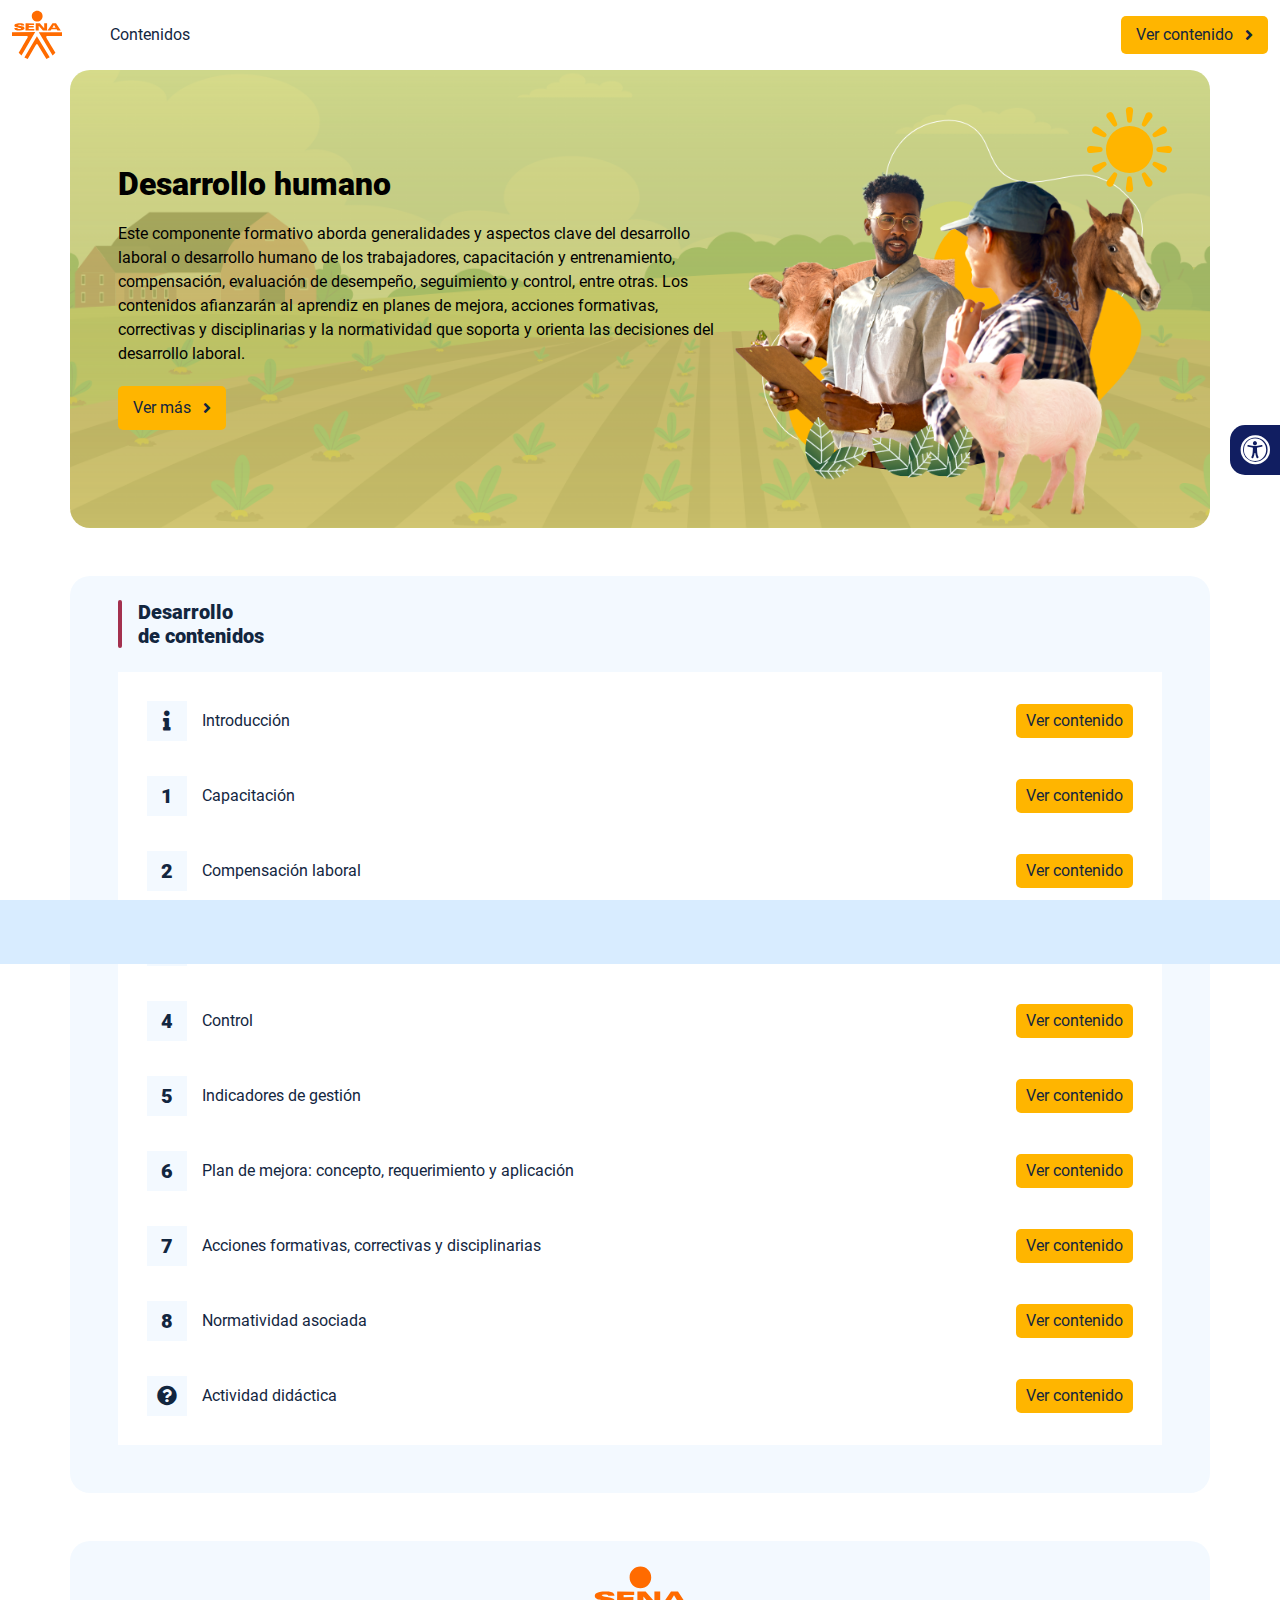
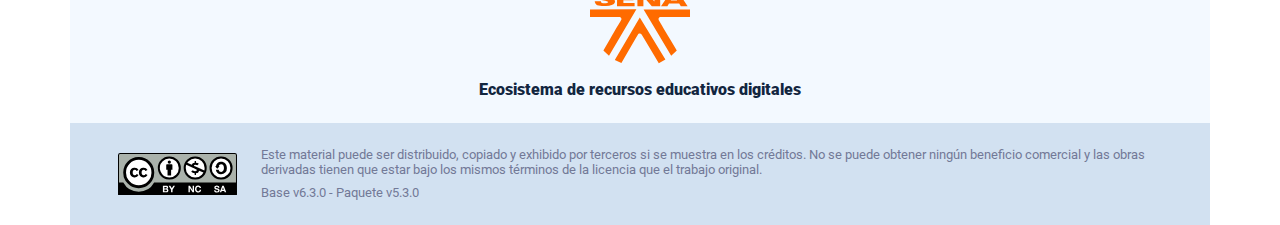
<file: index.html>
<!DOCTYPE html><html lang=""><head><meta charset="utf-8"><meta http-equiv="X-UA-Compatible" content="IE=edge"><meta name="viewport" content="width=device-width,initial-scale=1"><link rel="icon" href="favicon.ico"><title>Desarrollo humano</title><link href="css/chunk-0c047e41.3babef71.css" rel="prefetch"><link href="css/chunk-25b302c8.3babef71.css" rel="prefetch"><link href="css/chunk-26fc7596.3babef71.css" rel="prefetch"><link href="css/chunk-2d2747e2.3babef71.css" rel="prefetch"><link href="css/chunk-32334cb6.3babef71.css" rel="prefetch"><link href="css/chunk-3c57cd7b.3babef71.css" rel="prefetch"><link href="css/chunk-4f2d402a.3babef71.css" rel="prefetch"><link href="css/chunk-4fde0a08.14d1f3e8.css" rel="prefetch"><link href="css/chunk-515a8379.8bdb02cf.css" rel="prefetch"><link href="css/chunk-59974754.20285685.css" rel="prefetch"><link href="css/chunk-6e1e538a.5eb299c6.css" rel="prefetch"><link href="css/chunk-764180ef.f1616980.css" rel="prefetch"><link href="css/chunk-f2df7d2c.3babef71.css" rel="prefetch"><link href="css/comple.7d693473.css" rel="prefetch"><link href="css/creditos.6a5ad063.css" rel="prefetch"><link href="css/glosario.fa2f6510.css" rel="prefetch"><link href="css/referencias.2142cebe.css" rel="prefetch"><link href="js/actividad.a7287385.js" rel="prefetch"><link href="js/chunk-0206bfa0.6d02b24b.js" rel="prefetch"><link href="js/chunk-0c047e41.f52c03d8.js" rel="prefetch"><link href="js/chunk-13a6037e.cf70b1dc.js" rel="prefetch"><link href="js/chunk-18f95272.b17393ce.js" rel="prefetch"><link href="js/chunk-1af1effc.3dfd3de8.js" rel="prefetch"><link href="js/chunk-21197c26.20f9d882.js" rel="prefetch"><link href="js/chunk-25b302c8.65328d4a.js" rel="prefetch"><link href="js/chunk-25d36c2e.560d9200.js" rel="prefetch"><link href="js/chunk-26fc7596.5b90ec08.js" rel="prefetch"><link href="js/chunk-2c06842c.c2e00f51.js" rel="prefetch"><link href="js/chunk-2d0e96ec.3f98faf6.js" rel="prefetch"><link href="js/chunk-2d208d90.da0d4d92.js" rel="prefetch"><link href="js/chunk-2d21d0e2.917a61ae.js" rel="prefetch"><link href="js/chunk-2d22c123.36ec72e3.js" rel="prefetch"><link href="js/chunk-2d2747e2.91e78017.js" rel="prefetch"><link href="js/chunk-2e80bb9a.4c5fb933.js" rel="prefetch"><link href="js/chunk-319206de.51e34032.js" rel="prefetch"><link href="js/chunk-32334cb6.2316a42c.js" rel="prefetch"><link href="js/chunk-3c57cd7b.c515a206.js" rel="prefetch"><link href="js/chunk-3d6834f6.9286a829.js" rel="prefetch"><link href="js/chunk-4494a45d.c698490f.js" rel="prefetch"><link href="js/chunk-4cdd78c0.653c4356.js" rel="prefetch"><link href="js/chunk-4f2d402a.60c26f38.js" rel="prefetch"><link href="js/chunk-4fde0a08.831c6823.js" rel="prefetch"><link href="js/chunk-515a8379.b58dfb6d.js" rel="prefetch"><link href="js/chunk-53ccb27e.d884e0f3.js" rel="prefetch"><link href="js/chunk-55d286b8.ed62b600.js" rel="prefetch"><link href="js/chunk-59974754.b9ad7ace.js" rel="prefetch"><link href="js/chunk-625d7ab0.4270bfdc.js" rel="prefetch"><link href="js/chunk-629b8aa3.6a36d7b9.js" rel="prefetch"><link href="js/chunk-6e1e538a.8302e9c2.js" rel="prefetch"><link href="js/chunk-72648866.787c297a.js" rel="prefetch"><link href="js/chunk-764180ef.920402ca.js" rel="prefetch"><link href="js/chunk-c796899c.40cd7e83.js" rel="prefetch"><link href="js/chunk-d7638fdc.f4998038.js" rel="prefetch"><link href="js/chunk-e8a7823a.a66add96.js" rel="prefetch"><link href="js/chunk-f2df7d2c.6c04b5ec.js" rel="prefetch"><link href="js/chunk-fde47172.771740c8.js" rel="prefetch"><link href="js/comple.4e12359d.js" rel="prefetch"><link href="js/creditos.eef6e0f2.js" rel="prefetch"><link href="js/glosario.702b05ee.js" rel="prefetch"><link href="js/intro.a19d7aae.js" rel="prefetch"><link href="js/referencias.5cd54885.js" rel="prefetch"><link href="js/sintesis.afc37e43.js" rel="prefetch"><link href="css/app.092d1178.css" rel="preload" as="style"><link href="css/chunk-vendors.ffcd5e00.css" rel="preload" as="style"><link href="js/app.4c45532a.js" rel="preload" as="script"><link href="js/chunk-vendors.a4023380.js" rel="preload" as="script"><link href="css/chunk-vendors.ffcd5e00.css" rel="stylesheet"><link href="css/app.092d1178.css" rel="stylesheet"></head><body><noscript><strong>We're sorry but Desarrollo humano doesn't work properly without JavaScript enabled. Please enable it to continue.</strong></noscript><div id="app"></div><script src="js/chunk-vendors.a4023380.js"></script><script src="js/app.4c45532a.js"></script></body></html>
</file>
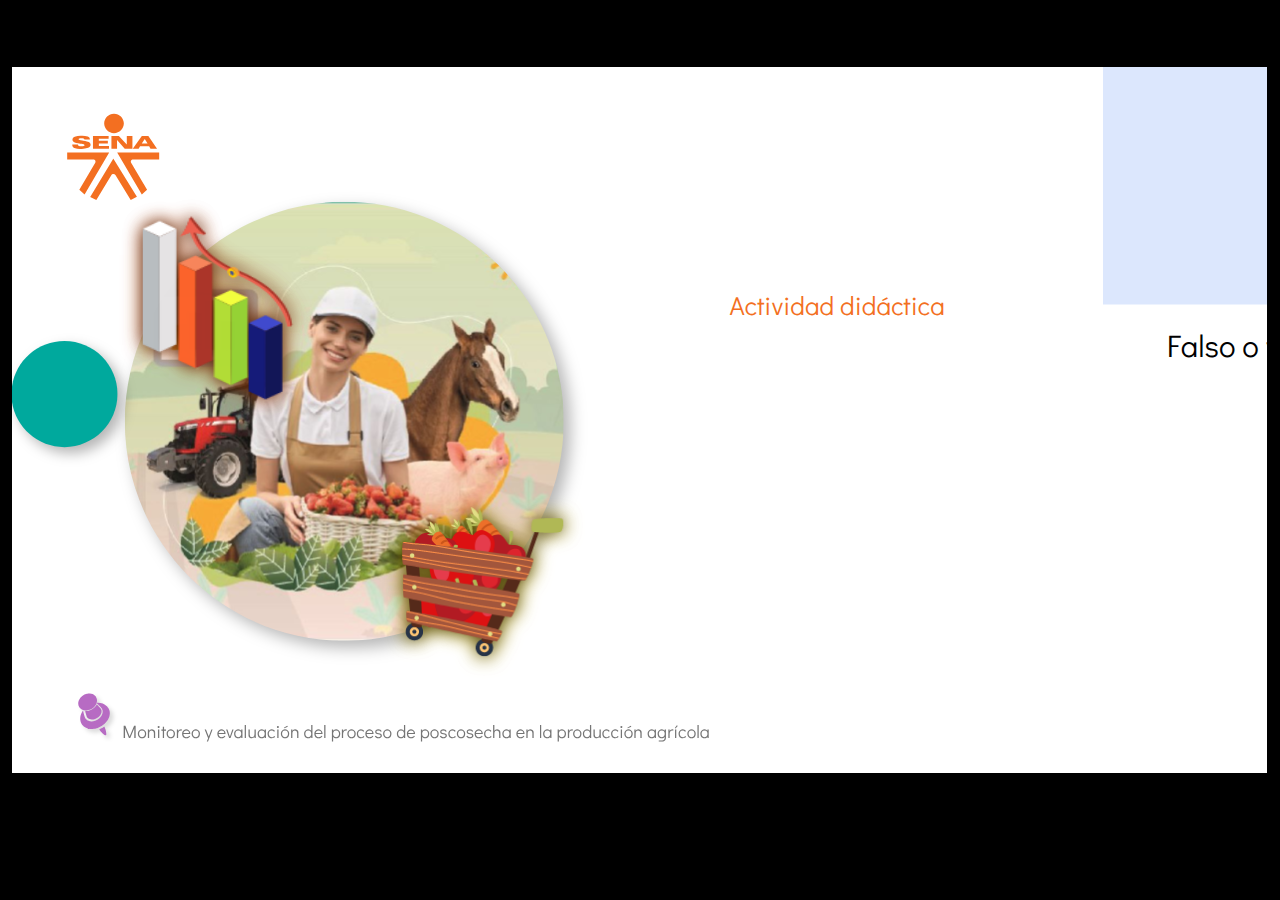
<file: actividades/story.html>
﻿<!doctype html>
<html lang="es">
<head>
  <meta charset="utf-8">
  <!-- Creado con Storyline 360 - http://www.articulate.com  -->
  <!-- version: 3.67.28569.0 -->
  <title>Actividad_did&#225;ctica</title>
  <meta http-equiv="x-ua-compatible" content="IE=edge"/>
  <meta name="viewport" content="width=device-width,initial-scale=1,user-scalable=no,shrink-to-fit=no,minimal-ui"/>
  <meta name="apple-mobile-web-app-capable" content="yes"/>
  <style>
    html, body { height: 100%; padding: 0; margin: 0 }
    #app { height: 100%; width: 100%; }
  </style>

  <script>
    window.DS = {};
    window.globals = {
      DATA_PATH_BASE: '',
      HAS_FRAME: true,
      HAS_SLIDE: true,

      lmsPresent: false,
      tinCanPresent: false,
      cmi5Present: false,
      aoSupport: false,
      scale: 'show all',
      captureRc: false,
      browserSize: 'optimal',
      bgColor: '#000000',
      features: 'AccessibleVideo,FullScreenToggle,IE11Warning,InsertSvgPicture,LayerPresentAsDialog,MultipleQuizTracking,QuestionCorrectVariable,UpdatedThemeEditor',
      themeName: 'classic',
      preloaderColor: '#FFFFFF',
      suppressAnalytics: false,
      productChannel: 'stable',
      publishSource: 'storyline',
      aid: 'aid|5304b41d-7af7-4125-b8d1-83eb222823e2',
      cid: '75400611-5625-4be1-a6bc-d9aea145e835',
      playerVersion: '3.67.28569.0',
      publishTimestamp: '2022-10-25T19:56:01.5382114Z',
      maxIosVideoElements: 10,
      connectionSettings: { },


      parseParams: function(qs) {
        if (window.globals.parsedParams != null) {
          return window.globals.parsedParams;
        }
        qs = (qs || window.location.search.substr(1)).split('+').join(' ');
        var params = {},
            tokens,
            re = /[?&]?([^=]+)=([^&]*)/g;

        while (tokens = re.exec(qs)) {
          params[decodeURIComponent(tokens[1]).trim()] =
            decodeURIComponent(tokens[2]).trim();
        }
        window.globals.parsedParams = params;
        return params;
      }

    };
  </script>
  <script>
    var isIe11 = ('ActiveXObject' in window || window.MSBlobBuilder != null)
      && window.msCrypto != null && !window.ActiveXObject;
    if (isIe11 && window.globals.features.indexOf('IE11Warning') != -1) {
      window.globals.unsupportedBrowser = true;
      document.write(atob('[base64]'));
    }
  </script>

  <script>window.THREE = { };</script>

</head>
<body style="background: #000000" class="cs-HTML theme-classic">
  <!-- 360 -->
  <script>!function(e){var i=/iPhone/i,o=/iPod/i,n=/iPad/i,t=/(?=.*\bAndroid\b)(?=.*\bMobile\b)/i,d=/Android/i,s=/(?=.*\bAndroid\b)(?=.*\bSD4930UR\b)/i,b=/(?=.*\bAndroid\b)(?=.*\b(?:KFOT|KFTT|KFJWI|KFJWA|KFSOWI|KFTHWI|KFTHWA|KFAPWI|KFAPWA|KFARWI|KFASWI|KFSAWI|KFSAWA)\b)/i,r=/IEMobile/i,h=/(?=.*\bWindows\b)(?=.*\bARM\b)/i,a=/BlackBerry/i,l=/BB10/i,p=/Opera Mini/i,f=/(CriOS|Chrome)(?=.*\bMobile\b)/i,u=/(?=.*\bFirefox\b)(?=.*\bMobile\b)/i,c=new RegExp("(?:Nexus 7|BNTV250|Kindle Fire|Silk|GT-P1000)","i"),w=function(e,i){return e.test(i)},A=function(e){var A=e||navigator.userAgent,v=A.split("[FBAN");if(void 0!==v[1]&&(A=v[0]),this.apple={phone:w(i,A),ipod:w(o,A),tablet:!w(i,A)&&w(n,A),device:w(i,A)||w(o,A)||w(n,A)},this.amazon={phone:w(s,A),tablet:!w(s,A)&&w(b,A),device:w(s,A)||w(b,A)},this.android={phone:w(s,A)||w(t,A),tablet:!w(s,A)&&!w(t,A)&&(w(b,A)||w(d,A)),device:w(s,A)||w(b,A)||w(t,A)||w(d,A)},this.windows={phone:w(r,A),tablet:w(h,A),device:w(r,A)||w(h,A)},this.other={blackberry:w(a,A),blackberry10:w(l,A),opera:w(p,A),firefox:w(u,A),chrome:w(f,A),device:w(a,A)||w(l,A)||w(p,A)||w(u,A)||w(f,A)},this.seven_inch=w(c,A),this.any=this.apple.device||this.android.device||this.windows.device||this.other.device||this.seven_inch,this.phone=this.apple.phone||this.android.phone||this.windows.phone,this.tablet=this.apple.tablet||this.android.tablet||this.windows.tablet,"undefined"==typeof window)return this},v=function(){var e=new A;return e.Class=A,e};"undefined"!=typeof module&&module.exports&&"undefined"==typeof window?module.exports=A:"undefined"!=typeof module&&module.exports&&"undefined"!=typeof window?module.exports=v():"function"==typeof define&&define.amd?define("isMobile",[],e.isMobile=v()):e.isMobile=v()}(this);
    window.isMobile.apple.tablet = window.isMobile.apple.tablet ||
      (navigator.platform === 'MacIntel' && navigator.maxTouchPoints > 1);
    window.isMobile.apple.device = window.isMobile.apple.device || window.isMobile.apple.tablet;
    window.isMobile.tablet = window.isMobile.tablet || window.isMobile.apple.tablet;
    window.isMobile.any = window.isMobile.any || window.isMobile.apple.tablet;
  </script>

  <div id="focus-sink" tabindex="-1"></div>

  <div id="preso"></div>
  <script>
    (function() {

      var classTypes = [ 'desktop', 'mobile', 'phone', 'tablet' ];

      var addDeviceClasses = function(prefix, testObj) {
        var curr, i;
        for (i = 0; i < classTypes.length; i++) {
          curr = classTypes[i];
          if (testObj[curr]) {
            document.body.classList.add(prefix + curr);
          }
        }
      };

      var params = window.globals.parseParams(),
          isDevicePreview = params.devicepreview === '1',
          isPhoneOverride = params.deviceType === 'phone' || (isDevicePreview && params.phone == '1'),
          isTabletOverride = (params.deviceType === 'tablet' || isDevicePreview) && !isPhoneOverride,
          isMobileOverride = isPhoneOverride || isTabletOverride;

      var deviceView = {
        desktop: !window.isMobile.any && !isMobileOverride,
        mobile: window.isMobile.any || isMobileOverride,
        phone: isPhoneOverride || (window.isMobile.phone && !isTabletOverride),
        tablet: isTabletOverride || window.isMobile.tablet
      };

      window.globals.deviceView = deviceView;
      window.isMobile.desktop = !window.isMobile.any;
      window.isMobile.mobile = window.isMobile.any;

      addDeviceClasses('view-', deviceView);

    })();
  </script>

  <script src='story_content/user.js' type=text/javascript></script>
  <div class="slide-loader"></div>

  <script>
    if (window.globals.deviceView.isMobile) { var doc = document, loader = doc.body.querySelector('.slide-loader'); [ 1, 2, 3 ].forEach(function(n) { var d = doc.createElement('div'); d.style.backgroundColor = window.globals.preloaderColor; d.classList.add('mobile-loader-dot'); d.classList.add('dot' + n); loader.appendChild(d); }); }
  </script>

  <div class="mobile-load-title-overlay" style="display: none">
    <div class="mobile-load-title">Actividad_did&#225;ctica-Monitoreo y evaluaci&#243;n del proceso de poscosecha en la produ</div>
  </div>

  <div class="mobile-chrome-warning"></div>


<style>
  .warn-connection-dialog {
    display: none;
    background: transparent;
    pointer-events: none;
    position: fixed;
    left: 0;
    top: 0;
    width: 100%;
    height: 100%;
    z-index: 999;
  }

  .warn-connection-content {
    border-radius: 4px;
    background: white;
    border: 1px solid #E7E7E7;
    color: #333333;
    box-shadow: 0 2px 4px rgba(0, 0, 0, 0.25);
    transition: all 150ms ease-out;
    position: absolute;
    white-space: nowrap;
  }

  .view-phone.is-landscape .warn-connection-content {
    left: 23px;
    bottom: 23px;
  }

  .view-tablet.is-landscape .warn-connection-content {
    left: 50%;
    top: 20px;
    transform: translateX(-50%);
  }

  .is-portrait .warn-connection-content {
    transform: translate(-50%, calc(-100% - 15px));
  }

  .warn-connection-content p {
    display: inline-block;
    margin: 0 8px 0 0;
    line-height: 33px;
    font-size: 11px;
  }

  .warn-connection-content svg {
    position: relative;
    vertical-align: middle;
    margin: 0 2px 2px 8px;
  }

  .view-desktop .warn-connection-content {
    left: 1.5em;
    bottom: 1.5em;
  }

  .view-desktop .warn-connection-content p {
    font-size: 1.1em;
  }

  .is-offline .warn-connection-dialog {
    display: block;
  }

  .is-offline .cs-panel * {
    pointer-events: none !important;
  }

  .is-offline .cs-panel {
    pointer-events: all !important;
  }

  .is-offline #nav-controls * {
    pointer-events: none !important;
  }

  .is-offline #nav-controls {
    pointer-events: all !important;
  }
</style>

<div class="warn-connection-dialog">
  <div class="warn-connection-content">
    <svg width="17" height="15" viewBox="0 0 17 15" xmlns="http://www.w3.org/2000/svg">
      <path fill="#8F0000" stroke="white" d="M16.07,12.98 L15.88,12.23 L9.51,1.21 C8.97,0.26,7.6,0.26,7.06,1.21 L0.69,12.23 C0.15,13.16,0.81,14.36,1.91,14.36 H14.65 C15.47,14.36,16.05,13.7,16.07,12.98 Z"/>
      <path fill="white" stroke="white" d="M8.58,5.5 C8.35,5.28,8.5,5.35,8.21,5.32 C8.09,5.35,7.97,5.49,7.96,5.67 C7.97,5.79,7.98,5.92,7.98,6.04 L7.98,6.04 C7.99,6.17,8,6.31,8.01,6.43 L8.01,6.44 C8.03,6.92,8.06,7.41,8.09,7.9 L8.09,7.9 C8.12,8.39,8.14,8.88,8.17,9.37 C8.17,9.39,8.18,9.42,8.2,9.44 C8.23,9.46,8.25,9.47,8.28,9.47 C8.31,9.47,8.34,9.46,8.35,9.44 C8.37,9.43,8.38,9.4,8.39,9.35 L8.39,9.34 C8.39,9.24,8.4,9.15,8.4,9.05 L8.4,9.05 C8.41,8.96,8.41,8.86,8.42,8.75 C8.43,8.44,8.45,8.12,8.47,7.81 L8.47,7.81 C8.49,7.49,8.51,7.18,8.53,6.87 C8.55,6.46,8.56,6.05,8.59,5.64 L8.6,5.62 C8.6,5.57,8.59,5.53,8.58,5.5 L8.21,5.32 Z"/>
      <circle fill="white" stroke="white" cx="8.3" cy="11.35" r="0.3"/>
    </svg>
    <p>You are offline. Trying to reconnect...</p>
  </div>
</div>

<script>
  (function() {
    window.DS.connection = {
      warningShown: false,
      assets: {},
      loadingAssetGroup: false,
      retryDelay: 500
    };

    // @TODO this is POC code and can be cleaned up a bit more if we move forward
    // with the feature



    // The `window.globals.features` variable must be set in `webpack.dev.config` when testing locally - it is not enough
    // to have it in the data - but it must be set there as well.
    var useConnectionMessages = window.AbortController != null &&
      window.location.protocol != 'file:' &&
      window.globals.features.indexOf('ConnectionMessages') != -1;

    window.DS.connection.useConnectionMessages = useConnectionMessages

    var assetCount = 0;
    var checkLoadedId;
    var connectionSettings = window.globals.connectionSettings;

    if (useConnectionMessages && connectionSettings != null) {
      var contentEl = document.querySelector('.warn-connection-content');
      var messageEl = contentEl.querySelector('p')

      if (connectionSettings.useDarkTheme) {
        contentEl.style.borderColor = '#BABBBA';
        contentEl.style.backgroundColor = '#282828';
        contentEl.style.color = '#FFFFFF';
      }

      if (connectionSettings.message != null) {
        messageEl.textContent = window.decodeURIComponent(connectionSettings.message);
      }
    }

    function checkAssetsReady() {
      for (var i in DS.connection.assets) {
        if (!DS.connection.assets[i].success) {
          return false;
        }
      }
      return true;
    }

    function stopAssetGroup() {
      if (!useConnectionMessages) { return; }

      assetCount = 0;

      DS.connection.oldAssetGroup = DS.connection.assets;
      DS.connection.assets = {};
      DS.connection.loadingAssetGroup = false;
      clearInterval(checkLoadedId);
    }

    function startAssetGroup() {
      if (!useConnectionMessages) { return; }
      var ticks = 0;
      clearInterval(checkLoadedId);
      checkLoadedId = setInterval(function() {
        var loaded = 0;
        if (assetCount === 0 && loaded === 0) {
          clearInterval(checkLoadedId);
          return;
        }

        for (var i in DS.connection.assets) {
          if (DS.connection.assets[i].success) {
            loaded++;
          }
        }

        if (assetCount === loaded && checkAssetsReady()) {
          for (var i in DS.connection.assets) {
            if (DS.connection.assets[i].action) {
              DS.connection.assets[i].action();
            }
          }
          hideWarning();
          stopAssetGroup();
        }
      }, 100)
    }

    function requiredAsset(url, action, retry, type) {
      if (!useConnectionMessages) { return; }
      if (DS.connection.assets[url]) { return; }

      DS.connection.assets[url] = {
        success: false, action: action, retry: retry, type: type
      };
      assetCount = Object.keys(DS.connection.assets).length;
      if (!DS.connection.loadingAssetGroup) {
        startAssetGroup();
      }
      DS.connection.loadingAssetGroup = true;
    }

    function assetLoaded(url) {
      if (!useConnectionMessages) { return; }
      if (DS.connection.assets[url]) {
        DS.connection.assets[url].success = true;
      }
    }

    function assetFailed(url) {
      if (!useConnectionMessages) { return; }
      if (!DS.connection.assets[url]) {
        if (/\.js$/.test(url)) {
          setTimeout(function() {
            if (DS.connection.lastSlideLoaded != null) {
              DS.connection.lastSlideLoaded();
            }
          }, DS.connection.retryDelay);
        }
        return;
      }
      if (!DS.connection.warningShown) { showWarning(); }
      if (DS.connection.assets[url].retry) {
        setTimeout(function() {
          if (!DS.connection.assets[url].success) {
            DS.connection.assets[url].retry()
          }
        }, DS.connection.retryDelay);
      }
    }

    function hideWarning() {
      document.body.classList.remove('is-offline');
      DS.connection.warningShown = false;
    }
    DS.connection.hideWarning = hideWarning

    function showWarning(btn) {
      document.body.classList.add('is-offline')
      DS.connection.warningShown = true;
      updateWarningPosition();
    }

    function updateWarningPosition() {
      if (!DS.connection.warningShown) {
        return;
      }

      var isPortrait = document.body.classList.contains('is-portrait');
      var warningEl = document.querySelector('.warn-connection-content');

      if (isPortrait) {
        var slide = document.querySelector('.primary-slide');
        var slideRect = slide.getBoundingClientRect();

        warningEl.style.top = `${slideRect.top}px`
        warningEl.style.left = `${slideRect.left + slideRect.width / 2}px`
      } else {
        warningEl.style.top = null;
        warningEl.style.left = null;
      }

      window.requestAnimationFrame(updateWarningPosition);
    }

    // these will all be noops if the feature flag isn't set in
    // the data and `window.globals.features`
    DS.connection.requiredAsset = requiredAsset;
    DS.connection.assetLoaded = assetLoaded;
    DS.connection.assetFailed = assetFailed;
    DS.connection.stopAssetGroup = stopAssetGroup;
    DS.connection.startAssetGroup = startAssetGroup;
  })();
</script>


  <script>

    if (window.autoSpider && window.vInterfaceObject) {
      document.querySelector('.mobile-load-title-overlay').style.display = 'none';
    }
  </script>



  <link rel="stylesheet" href="html5/data/css/output.min.css" data-noprefix/>
</body>
<script src="html5/lib/scripts/bootstrapper.min.js"></script>
</html>
</file>
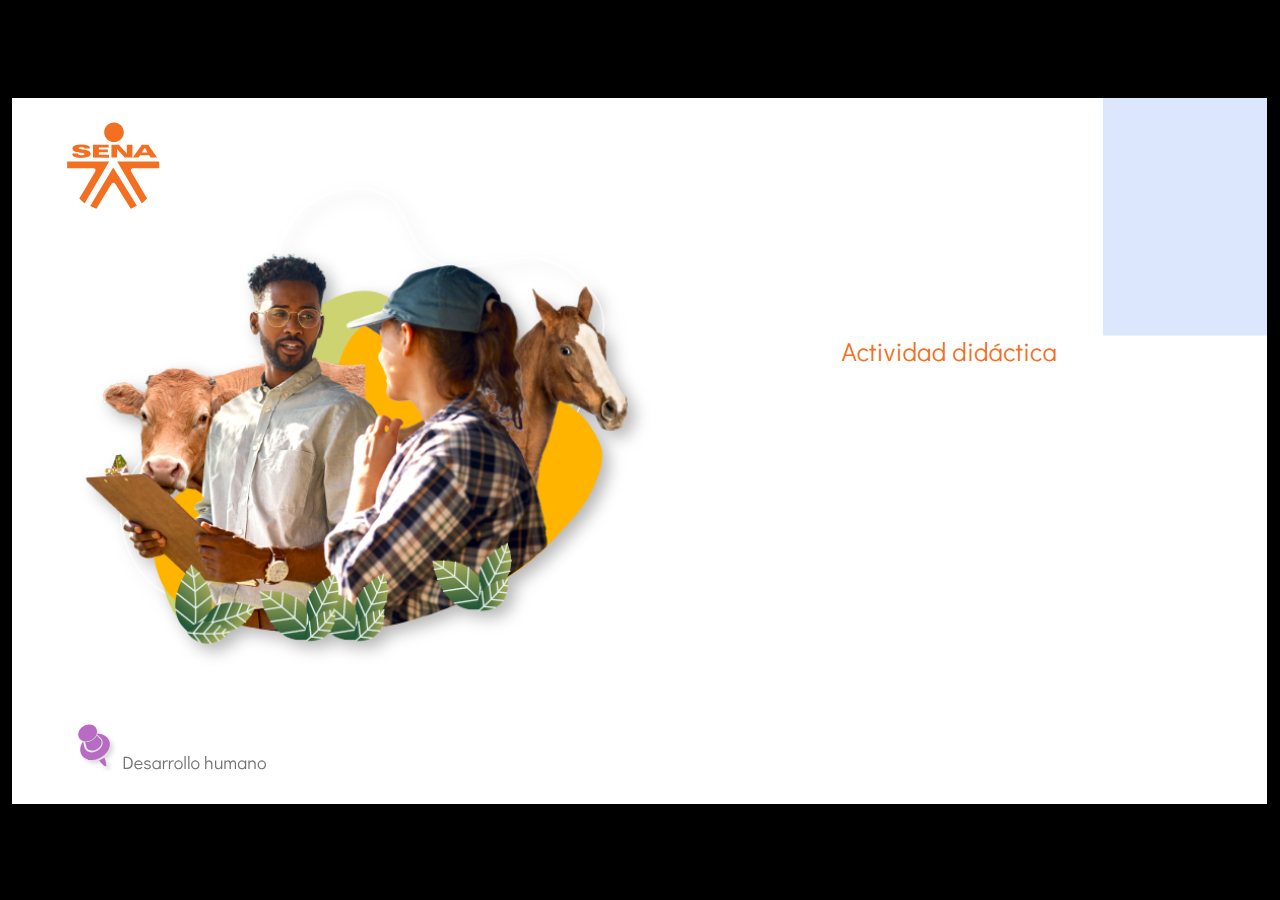
<file: actividades/AD1/story.html>
﻿<!doctype html>
<html lang="es">
<head>
  <meta charset="utf-8">
  <!-- Creado con Storyline 360 - http://www.articulate.com  -->
  <!-- version: 3.68.28887.0 -->
  <title>Actividad did&#225;ctica</title>
  <meta http-equiv="x-ua-compatible" content="IE=edge"/>
  <meta name="viewport" content="width=device-width,initial-scale=1,user-scalable=no,shrink-to-fit=no,minimal-ui"/>
  <meta name="apple-mobile-web-app-capable" content="yes"/>
  <style>
    html, body { height: 100%; padding: 0; margin: 0 }
    #app { height: 100%; width: 100%; }
  </style>

  <script>
    window.DS = {};
    window.globals = {
      DATA_PATH_BASE: '',
      HAS_FRAME: true,
      HAS_SLIDE: true,

      lmsPresent: false,
      tinCanPresent: false,
      cmi5Present: false,
      aoSupport: false,
      scale: 'show all',
      captureRc: false,
      browserSize: 'optimal',
      bgColor: '#000000',
      features: 'AccessibleVideo,FullScreenToggle,InsertSvgPicture,LayerPresentAsDialog,MultipleQuizTracking,QuestionCorrectVariable,UpdatedThemeEditor',
      themeName: 'classic',
      preloaderColor: '#FFFFFF',
      suppressAnalytics: false,
      productChannel: 'stable',
      publishSource: 'storyline',
      aid: 'aid|5304b41d-7af7-4125-b8d1-83eb222823e2',
      cid: '04bfd34e-cd07-4569-9f02-371561cab23e',
      playerVersion: '3.68.28887.0',
      publishTimestamp: '2022-10-22T17:55:44.2604636Z',
      maxIosVideoElements: 10,
      connectionSettings: { },

      
      parseParams: function(qs) {
        if (window.globals.parsedParams != null) {
          return window.globals.parsedParams;
        }
        qs = (qs || window.location.search.substr(1)).split('+').join(' ');
        var params = {},
            tokens,
            re = /[?&]?([^=]+)=([^&]*)/g;

        while (tokens = re.exec(qs)) {
          params[decodeURIComponent(tokens[1]).trim()] =
            decodeURIComponent(tokens[2]).trim();
        }
        window.globals.parsedParams = params;
        return params;
      }

    };
  </script>
  <script>
    var isIe11 = ('ActiveXObject' in window || window.MSBlobBuilder != null)
      && window.msCrypto != null && !window.ActiveXObject;
    if (isIe11) {
      window.globals.unsupportedBrowser = true;
      document.write(atob('[base64]'));
    }
  </script>
  
  <script>window.THREE = { };</script>
  
</head>
<body style="background: #000000" class="cs-HTML theme-classic">
  <!-- 360 -->
  <script>!function(e){var i=/iPhone/i,o=/iPod/i,n=/iPad/i,t=/(?=.*\bAndroid\b)(?=.*\bMobile\b)/i,d=/Android/i,s=/(?=.*\bAndroid\b)(?=.*\bSD4930UR\b)/i,b=/(?=.*\bAndroid\b)(?=.*\b(?:KFOT|KFTT|KFJWI|KFJWA|KFSOWI|KFTHWI|KFTHWA|KFAPWI|KFAPWA|KFARWI|KFASWI|KFSAWI|KFSAWA)\b)/i,r=/IEMobile/i,h=/(?=.*\bWindows\b)(?=.*\bARM\b)/i,a=/BlackBerry/i,l=/BB10/i,p=/Opera Mini/i,f=/(CriOS|Chrome)(?=.*\bMobile\b)/i,u=/(?=.*\bFirefox\b)(?=.*\bMobile\b)/i,c=new RegExp("(?:Nexus 7|BNTV250|Kindle Fire|Silk|GT-P1000)","i"),w=function(e,i){return e.test(i)},A=function(e){var A=e||navigator.userAgent,v=A.split("[FBAN");if(void 0!==v[1]&&(A=v[0]),this.apple={phone:w(i,A),ipod:w(o,A),tablet:!w(i,A)&&w(n,A),device:w(i,A)||w(o,A)||w(n,A)},this.amazon={phone:w(s,A),tablet:!w(s,A)&&w(b,A),device:w(s,A)||w(b,A)},this.android={phone:w(s,A)||w(t,A),tablet:!w(s,A)&&!w(t,A)&&(w(b,A)||w(d,A)),device:w(s,A)||w(b,A)||w(t,A)||w(d,A)},this.windows={phone:w(r,A),tablet:w(h,A),device:w(r,A)||w(h,A)},this.other={blackberry:w(a,A),blackberry10:w(l,A),opera:w(p,A),firefox:w(u,A),chrome:w(f,A),device:w(a,A)||w(l,A)||w(p,A)||w(u,A)||w(f,A)},this.seven_inch=w(c,A),this.any=this.apple.device||this.android.device||this.windows.device||this.other.device||this.seven_inch,this.phone=this.apple.phone||this.android.phone||this.windows.phone,this.tablet=this.apple.tablet||this.android.tablet||this.windows.tablet,"undefined"==typeof window)return this},v=function(){var e=new A;return e.Class=A,e};"undefined"!=typeof module&&module.exports&&"undefined"==typeof window?module.exports=A:"undefined"!=typeof module&&module.exports&&"undefined"!=typeof window?module.exports=v():"function"==typeof define&&define.amd?define("isMobile",[],e.isMobile=v()):e.isMobile=v()}(this);
    window.isMobile.apple.tablet = window.isMobile.apple.tablet ||
      (navigator.platform === 'MacIntel' && navigator.maxTouchPoints > 1);
    window.isMobile.apple.device = window.isMobile.apple.device || window.isMobile.apple.tablet;
    window.isMobile.tablet = window.isMobile.tablet || window.isMobile.apple.tablet;
    window.isMobile.any = window.isMobile.any || window.isMobile.apple.tablet;
  </script>

  <div id="focus-sink" tabindex="-1"></div>

  <div id="preso"></div>
  <script>
    (function() {

      var classTypes = [ 'desktop', 'mobile', 'phone', 'tablet' ];

      var addDeviceClasses = function(prefix, testObj) {
        var curr, i;
        for (i = 0; i < classTypes.length; i++) {
          curr = classTypes[i];
          if (testObj[curr]) {
            document.body.classList.add(prefix + curr);
          }
        }
      };

      var params = window.globals.parseParams(),
          isDevicePreview = params.devicepreview === '1',
          isPhoneOverride = params.deviceType === 'phone' || (isDevicePreview && params.phone == '1'),
          isTabletOverride = (params.deviceType === 'tablet' || isDevicePreview) && !isPhoneOverride,
          isMobileOverride = isPhoneOverride || isTabletOverride;

      var deviceView = {
        desktop: !window.isMobile.any && !isMobileOverride,
        mobile: window.isMobile.any || isMobileOverride,
        phone: isPhoneOverride || (window.isMobile.phone && !isTabletOverride),
        tablet: isTabletOverride || window.isMobile.tablet
      };

      window.globals.deviceView = deviceView;
      window.isMobile.desktop = !window.isMobile.any;
      window.isMobile.mobile = window.isMobile.any;

      addDeviceClasses('view-', deviceView);

    })();
  </script>
  
  <script src='story_content/user.js' type=text/javascript></script>
  <div class="slide-loader"></div>

  <script>
    if (window.globals.deviceView.isMobile) { var doc = document, loader = doc.body.querySelector('.slide-loader'); [ 1, 2, 3 ].forEach(function(n) { var d = doc.createElement('div'); d.style.backgroundColor = window.globals.preloaderColor; d.classList.add('mobile-loader-dot'); d.classList.add('dot' + n); loader.appendChild(d); }); }
  </script>

  <div class="mobile-load-title-overlay" style="display: none">
    <div class="mobile-load-title">Actividad did&#225;ctica</div>
  </div>

  <div class="mobile-chrome-warning"></div>

  
<style>
  .warn-connection-dialog {
    display: none;
    background: transparent;
    pointer-events: none;
    position: fixed;
    left: 0;
    top: 0;
    width: 100%;
    height: 100%;
    z-index: 999;
  }

  .warn-connection-content {
    border-radius: 4px;
    background: white;
    border: 1px solid #E7E7E7;
    color: #333333;
    box-shadow: 0 2px 4px rgba(0, 0, 0, 0.25);
    transition: all 150ms ease-out;
    position: absolute;
    white-space: nowrap;
  }

  .view-phone.is-landscape .warn-connection-content {
    left: 23px;
    bottom: 23px;
  }

  .view-tablet.is-landscape .warn-connection-content {
    left: 50%;
    top: 20px;
    transform: translateX(-50%);
  }

  .is-portrait .warn-connection-content {
    transform: translate(-50%, calc(-100% - 15px));
  }

  .warn-connection-content p {
    display: inline-block;
    margin: 0 8px 0 0;
    line-height: 33px;
    font-size: 11px;
  }

  .warn-connection-content svg {
    position: relative;
    vertical-align: middle;
    margin: 0 2px 2px 8px;
  }

  .view-desktop .warn-connection-content {
    left: 1.5em;
    bottom: 1.5em;
  }

  .view-desktop .warn-connection-content p {
    font-size: 1.1em;
  }

  .is-offline .warn-connection-dialog {
    display: block;
  }

  .is-offline .cs-panel * {
    pointer-events: none !important;
  }

  .is-offline .cs-panel {
    pointer-events: all !important;
  }

  .is-offline #nav-controls * {
    pointer-events: none !important;
  }

  .is-offline #nav-controls {
    pointer-events: all !important;
  }
</style>

<div class="warn-connection-dialog">
  <div class="warn-connection-content">
    <svg width="17" height="15" viewBox="0 0 17 15" xmlns="http://www.w3.org/2000/svg">
      <path fill="#8F0000" stroke="white" d="M16.07,12.98 L15.88,12.23 L9.51,1.21 C8.97,0.26,7.6,0.26,7.06,1.21 L0.69,12.23 C0.15,13.16,0.81,14.36,1.91,14.36 H14.65 C15.47,14.36,16.05,13.7,16.07,12.98 Z"/>
      <path fill="white" stroke="white" d="M8.58,5.5 C8.35,5.28,8.5,5.35,8.21,5.32 C8.09,5.35,7.97,5.49,7.96,5.67 C7.97,5.79,7.98,5.92,7.98,6.04 L7.98,6.04 C7.99,6.17,8,6.31,8.01,6.43 L8.01,6.44 C8.03,6.92,8.06,7.41,8.09,7.9 L8.09,7.9 C8.12,8.39,8.14,8.88,8.17,9.37 C8.17,9.39,8.18,9.42,8.2,9.44 C8.23,9.46,8.25,9.47,8.28,9.47 C8.31,9.47,8.34,9.46,8.35,9.44 C8.37,9.43,8.38,9.4,8.39,9.35 L8.39,9.34 C8.39,9.24,8.4,9.15,8.4,9.05 L8.4,9.05 C8.41,8.96,8.41,8.86,8.42,8.75 C8.43,8.44,8.45,8.12,8.47,7.81 L8.47,7.81 C8.49,7.49,8.51,7.18,8.53,6.87 C8.55,6.46,8.56,6.05,8.59,5.64 L8.6,5.62 C8.6,5.57,8.59,5.53,8.58,5.5 L8.21,5.32 Z"/>
      <circle fill="white" stroke="white" cx="8.3" cy="11.35" r="0.3"/>
    </svg>
    <p>You are offline. Trying to reconnect...</p>
  </div>
</div>

<script>
  (function() {
    window.DS.connection = {
      warningShown: false,
      assets: {},
      loadingAssetGroup: false,
      retryDelay: 500
    };

    // @TODO this is POC code and can be cleaned up a bit more if we move forward
    // with the feature



    // The `window.globals.features` variable must be set in `webpack.dev.config` when testing locally - it is not enough
    // to have it in the data - but it must be set there as well.
    var useConnectionMessages = window.AbortController != null &&
      window.location.protocol != 'file:' &&
      window.globals.features.indexOf('ConnectionMessages') != -1;

    window.DS.connection.useConnectionMessages = useConnectionMessages

    var assetCount = 0;
    var checkLoadedId;
    var connectionSettings = window.globals.connectionSettings;

    if (useConnectionMessages && connectionSettings != null) {
      var contentEl = document.querySelector('.warn-connection-content');
      var messageEl = contentEl.querySelector('p')

      if (connectionSettings.useDarkTheme) {
        contentEl.style.borderColor = '#BABBBA';
        contentEl.style.backgroundColor = '#282828';
        contentEl.style.color = '#FFFFFF';
      }

      if (connectionSettings.message != null) {
        messageEl.textContent = window.decodeURIComponent(connectionSettings.message);
      }
    }

    function checkAssetsReady() {
      for (var i in DS.connection.assets) {
        if (!DS.connection.assets[i].success) {
          return false;
        }
      }
      return true;
    }

    function stopAssetGroup() {
      if (!useConnectionMessages) { return; }

      assetCount = 0;

      DS.connection.oldAssetGroup = DS.connection.assets;
      DS.connection.assets = {};
      DS.connection.loadingAssetGroup = false;
      clearInterval(checkLoadedId);
    }

    function startAssetGroup() {
      if (!useConnectionMessages) { return; }
      var ticks = 0;
      clearInterval(checkLoadedId);
      checkLoadedId = setInterval(function() {
        var loaded = 0;
        if (assetCount === 0 && loaded === 0) {
          clearInterval(checkLoadedId);
          return;
        }

        for (var i in DS.connection.assets) {
          if (DS.connection.assets[i].success) {
            loaded++;
          }
        }

        if (assetCount === loaded && checkAssetsReady()) {
          for (var i in DS.connection.assets) {
            if (DS.connection.assets[i].action) {
              DS.connection.assets[i].action();
            }
          }
          hideWarning();
          stopAssetGroup();
        }
      }, 100)
    }

    function requiredAsset(url, action, retry, type) {
      if (!useConnectionMessages) { return; }
      if (DS.connection.assets[url]) { return; }

      DS.connection.assets[url] = {
        success: false, action: action, retry: retry, type: type
      };
      assetCount = Object.keys(DS.connection.assets).length;
      if (!DS.connection.loadingAssetGroup) {
        startAssetGroup();
      }
      DS.connection.loadingAssetGroup = true;
    }

    function assetLoaded(url) {
      if (!useConnectionMessages) { return; }
      if (DS.connection.assets[url]) {
        DS.connection.assets[url].success = true;
      }
    }

    function assetFailed(url) {
      if (!useConnectionMessages) { return; }
      if (!DS.connection.assets[url]) {
        if (/\.js$/.test(url)) {
          setTimeout(function() {
            if (DS.connection.lastSlideLoaded != null) {
              DS.connection.lastSlideLoaded();
            }
          }, DS.connection.retryDelay);
        }
        return;
      }
      if (!DS.connection.warningShown) { showWarning(); }
      if (DS.connection.assets[url].retry) {
        setTimeout(function() {
          if (!DS.connection.assets[url].success) {
            DS.connection.assets[url].retry()
          }
        }, DS.connection.retryDelay);
      }
    }

    function hideWarning() {
      document.body.classList.remove('is-offline');
      DS.connection.warningShown = false;
    }
    DS.connection.hideWarning = hideWarning

    function showWarning(btn) {
      document.body.classList.add('is-offline')
      DS.connection.warningShown = true;
      updateWarningPosition();
    }

    function updateWarningPosition() {
      if (!DS.connection.warningShown) {
        return;
      }

      var isPortrait = document.body.classList.contains('is-portrait');
      var warningEl = document.querySelector('.warn-connection-content');

      if (isPortrait) {
        var slide = document.querySelector('.primary-slide');
        var slideRect = slide.getBoundingClientRect();

        warningEl.style.top = `${slideRect.top}px`
        warningEl.style.left = `${slideRect.left + slideRect.width / 2}px`
      } else {
        warningEl.style.top = null;
        warningEl.style.left = null;
      }

      window.requestAnimationFrame(updateWarningPosition);
    }

    // these will all be noops if the feature flag isn't set in
    // the data and `window.globals.features`
    DS.connection.requiredAsset = requiredAsset;
    DS.connection.assetLoaded = assetLoaded;
    DS.connection.assetFailed = assetFailed;
    DS.connection.stopAssetGroup = stopAssetGroup;
    DS.connection.startAssetGroup = startAssetGroup;
  })();
</script>


  <script>
    
    if (window.autoSpider && window.vInterfaceObject) {
      document.querySelector('.mobile-load-title-overlay').style.display = 'none';
    }
  </script>

  

  <link rel="stylesheet" href="html5/data/css/output.min.css" data-noprefix/>
</body>
<script src="html5/lib/scripts/bootstrapper.min.js"></script>
</html>
</file>
<file: css/chunk-0c047e41.3babef71.css>
.actividad[data-v-22adfd6b]{background-color:#f2f2f2}.horizontal-scroll__wrapper[data-v-22adfd6b]{overflow:hidden}.horizontal-scroll[data-v-22adfd6b]{display:flex;transition:transform .5s ease-in-out;align-items:center;flex-wrap:nowrap}.horizontal-scroll[data-v-22adfd6b]:not(.row){width:100%}.horizontal-scroll--item-fw[data-v-22adfd6b]>div{flex-grow:0;flex-shrink:0;width:100%;margin:0!important}
</file>
<file: css/chunk-25b302c8.3babef71.css>
.actividad[data-v-22adfd6b]{background-color:#f2f2f2}.horizontal-scroll__wrapper[data-v-22adfd6b]{overflow:hidden}.horizontal-scroll[data-v-22adfd6b]{display:flex;transition:transform .5s ease-in-out;align-items:center;flex-wrap:nowrap}.horizontal-scroll[data-v-22adfd6b]:not(.row){width:100%}.horizontal-scroll--item-fw[data-v-22adfd6b]>div{flex-grow:0;flex-shrink:0;width:100%;margin:0!important}
</file>
<file: css/chunk-26fc7596.3babef71.css>
.actividad[data-v-22adfd6b]{background-color:#f2f2f2}.horizontal-scroll__wrapper[data-v-22adfd6b]{overflow:hidden}.horizontal-scroll[data-v-22adfd6b]{display:flex;transition:transform .5s ease-in-out;align-items:center;flex-wrap:nowrap}.horizontal-scroll[data-v-22adfd6b]:not(.row){width:100%}.horizontal-scroll--item-fw[data-v-22adfd6b]>div{flex-grow:0;flex-shrink:0;width:100%;margin:0!important}
</file>
<file: css/chunk-2d2747e2.3babef71.css>
.actividad[data-v-22adfd6b]{background-color:#f2f2f2}.horizontal-scroll__wrapper[data-v-22adfd6b]{overflow:hidden}.horizontal-scroll[data-v-22adfd6b]{display:flex;transition:transform .5s ease-in-out;align-items:center;flex-wrap:nowrap}.horizontal-scroll[data-v-22adfd6b]:not(.row){width:100%}.horizontal-scroll--item-fw[data-v-22adfd6b]>div{flex-grow:0;flex-shrink:0;width:100%;margin:0!important}
</file>
<file: css/chunk-32334cb6.3babef71.css>
.actividad[data-v-22adfd6b]{background-color:#f2f2f2}.horizontal-scroll__wrapper[data-v-22adfd6b]{overflow:hidden}.horizontal-scroll[data-v-22adfd6b]{display:flex;transition:transform .5s ease-in-out;align-items:center;flex-wrap:nowrap}.horizontal-scroll[data-v-22adfd6b]:not(.row){width:100%}.horizontal-scroll--item-fw[data-v-22adfd6b]>div{flex-grow:0;flex-shrink:0;width:100%;margin:0!important}
</file>
<file: css/chunk-3c57cd7b.3babef71.css>
.actividad[data-v-22adfd6b]{background-color:#f2f2f2}.horizontal-scroll__wrapper[data-v-22adfd6b]{overflow:hidden}.horizontal-scroll[data-v-22adfd6b]{display:flex;transition:transform .5s ease-in-out;align-items:center;flex-wrap:nowrap}.horizontal-scroll[data-v-22adfd6b]:not(.row){width:100%}.horizontal-scroll--item-fw[data-v-22adfd6b]>div{flex-grow:0;flex-shrink:0;width:100%;margin:0!important}
</file>
<file: css/chunk-4f2d402a.3babef71.css>
.actividad[data-v-22adfd6b]{background-color:#f2f2f2}.horizontal-scroll__wrapper[data-v-22adfd6b]{overflow:hidden}.horizontal-scroll[data-v-22adfd6b]{display:flex;transition:transform .5s ease-in-out;align-items:center;flex-wrap:nowrap}.horizontal-scroll[data-v-22adfd6b]:not(.row){width:100%}.horizontal-scroll--item-fw[data-v-22adfd6b]>div{flex-grow:0;flex-shrink:0;width:100%;margin:0!important}
</file>
<file: css/chunk-4fde0a08.14d1f3e8.css>
.actividad[data-v-a108b06a]{background-color:#f2f2f2}.header[data-v-a108b06a]{position:sticky;top:0;padding-top:10px;padding-bottom:10px;background-color:#fff;z-index:10010;line-height:1.1em}.header__logo[data-v-a108b06a]{width:50px}@media (max-width:576px){.header__componente-formativo[data-v-a108b06a]{font-size:.8em}}.header__menu[data-v-a108b06a]{cursor:pointer}.header__menu span[data-v-a108b06a]{font-size:.7em;display:block;line-height:1em;text-align:center;color:#111e61}.header__menu__btn[data-v-a108b06a]{width:30px;height:30px;position:relative;margin-bottom:4px}.header__menu__btn .line-1[data-v-a108b06a],.header__menu__btn .line-2[data-v-a108b06a],.header__menu__btn .line-3[data-v-a108b06a]{height:4px;width:30px;background-color:#111e61;transform-origin:center center;position:absolute;left:0;border-radius:2px}.header__menu__btn .line-1[data-v-a108b06a]{top:4px;-webkit-animation:line-1-inactive-data-v-a108b06a .5s ease-in-out forwards;animation:line-1-inactive-data-v-a108b06a .5s ease-in-out forwards}.header__menu__btn .line-2[data-v-a108b06a]{top:13px;-webkit-animation:line-2-inactive-data-v-a108b06a .5s ease-in-out forwards;animation:line-2-inactive-data-v-a108b06a .5s ease-in-out forwards}.header__menu__btn .line-3[data-v-a108b06a]{top:22px;-webkit-animation:line-3-inactive-data-v-a108b06a .5s ease-in-out forwards;animation:line-3-inactive-data-v-a108b06a .5s ease-in-out forwards}.header__menu__btn[data-v-a108b06a]:hover{cursor:pointer}.header__menu__btn--open .line-1[data-v-a108b06a]{-webkit-animation:line-1-active-data-v-a108b06a .5s ease-in-out forwards;animation:line-1-active-data-v-a108b06a .5s ease-in-out forwards}.header__menu__btn--open .line-2[data-v-a108b06a]{-webkit-animation:line-2-active-data-v-a108b06a .5s ease-in-out forwards;animation:line-2-active-data-v-a108b06a .5s ease-in-out forwards}.header__menu__btn--open .line-3[data-v-a108b06a]{-webkit-animation:line-3-active-data-v-a108b06a .5s ease-in-out forwards;animation:line-3-active-data-v-a108b06a .5s ease-in-out forwards}@-webkit-keyframes line-1-active-data-v-a108b06a{0%{transform:translate(0) rotate(0)}50%{transform:translateY(9px) rotate(0)}to{transform:translateY(9px) rotate(45deg)}}@keyframes line-1-active-data-v-a108b06a{0%{transform:translate(0) rotate(0)}50%{transform:translateY(9px) rotate(0)}to{transform:translateY(9px) rotate(45deg)}}@-webkit-keyframes line-2-active-data-v-a108b06a{0%{transform:scale(1)}to{transform:scale(0)}}@keyframes line-2-active-data-v-a108b06a{0%{transform:scale(1)}to{transform:scale(0)}}@-webkit-keyframes line-3-active-data-v-a108b06a{0%{transform:translate(0) rotate(0)}50%{transform:translateY(-9px) rotate(0)}to{transform:translateY(-9px) rotate(-45deg)}}@keyframes line-3-active-data-v-a108b06a{0%{transform:translate(0) rotate(0)}50%{transform:translateY(-9px) rotate(0)}to{transform:translateY(-9px) rotate(-45deg)}}@-webkit-keyframes line-1-inactive-data-v-a108b06a{0%{transform:translateY(9px) rotate(45deg)}50%{transform:translateY(9px) rotate(0)}to{transform:translate(0) rotate(0)}}@keyframes line-1-inactive-data-v-a108b06a{0%{transform:translateY(9px) rotate(45deg)}50%{transform:translateY(9px) rotate(0)}to{transform:translate(0) rotate(0)}}@-webkit-keyframes line-2-inactive-data-v-a108b06a{0%{transform:scale(0)}to{transform:scale(1)}}@keyframes line-2-inactive-data-v-a108b06a{0%{transform:scale(0)}to{transform:scale(1)}}@-webkit-keyframes line-3-inactive-data-v-a108b06a{0%{transform:translateY(-9px) rotate(-45deg)}50%{transform:translateY(-9px) rotate(0)}to{transform:translate(0) rotate(0)}}@keyframes line-3-inactive-data-v-a108b06a{0%{transform:translateY(-9px) rotate(-45deg)}50%{transform:translateY(-9px) rotate(0)}to{transform:translate(0) rotate(0)}}
</file>
<file: css/chunk-515a8379.8bdb02cf.css>
.actividad{background-color:#f2f2f2}.banner-interno{position:relative}.banner-interno__fondo{position:absolute;top:0;bottom:-50px;left:0;right:0;background-color:#ced371;background-size:cover;background-position:50%}.banner-interno__titulo{display:flex;align-items:center}.banner-interno__titulo__icono{display:block;width:32px;height:32px;border-radius:50%;background-color:#000;position:relative}.banner-interno__titulo__icono i{color:#ced371;position:absolute;left:50%;top:50%;transform:translate(-50%,-50%)}.banner-interno__titulo h1,.banner-interno__titulo h2,.banner-interno__titulo h3,.banner-interno__titulo h4,.banner-interno__titulo h5,.banner-interno__titulo h6{color:#000;line-height:1.1em}
</file>
<file: css/chunk-59974754.20285685.css>
.actividad{background-color:#f2f2f2}.aside-menu{position:sticky;top:70px;flex:0 0 0;width:0;min-height:calc(100vh - 70px);max-height:calc(100vh - 70px);background-color:#f3f9ff;transition:flex .5s ease-in-out,width .5s ease-in-out;overflow-x:hidden;z-index:100001}.aside-menu a{color:#111e61}.aside-menu--open{flex:0 0 300px;width:300px}.aside-menu__content{width:300px;display:flex;flex-direction:column;justify-content:space-between;min-height:calc(100vh - 70px);max-height:calc(100vh - 70px);border-right:1px solid #d8ecff}@media (max-height:800px){.aside-menu__content{min-height:800px;max-height:800px;overflow-y:auto}}.aside-menu__header{padding:10px;text-align:center;background-color:#d8ecff}.aside-menu__header h4{margin:0}.aside-menu__menu{overflow-y:auto;flex-grow:1;list-style:none;padding-left:0;margin-bottom:0}.aside-menu__menu__item--active .aside-menu__menu__item__lnk,.aside-menu__menu__item--active .aside-menu__sec-menu__item__lnk{background-color:#d8ecff;font-weight:700}.aside-menu__menu__item--sub-menu:hover,.aside-menu__menu__item:hover,.aside-menu__sec-menu__item:hover{background-color:#d8ecff}.aside-menu__menu__item--sub-menu{padding-left:10px}.aside-menu__menu__item--sub-menu--active .aside-menu__menu__item__lnk,.aside-menu__menu__item--sub-menu--active .aside-menu__sec-menu__item__lnk{background-color:#d8ecff;font-weight:700;position:relative}.aside-menu__menu__item--sub-menu--active .aside-menu__menu__item__lnk:before,.aside-menu__menu__item--sub-menu--active .aside-menu__sec-menu__item__lnk:before{content:"";display:block;position:absolute;left:0;bottom:0;top:0;width:4px;border-radius:2px;background-color:#a3314f}.aside-menu__menu__item__lnk,.aside-menu__sec-menu__item__lnk{display:flex;align-items:center;padding:10px 15px;line-height:1.1em}.aside-menu__menu__item__lnk i,.aside-menu__menu__item__lnk span,.aside-menu__sec-menu__item__lnk i,.aside-menu__sec-menu__item__lnk span{margin-right:10px}.aside-menu__menu__item__lnk i:last-child,.aside-menu__menu__item__lnk span:last-child,.aside-menu__sec-menu__item__lnk i:last-child,.aside-menu__sec-menu__item__lnk span:last-child{margin-right:0}.aside-menu__sec-menu{background-color:#d8ecff;padding:10px 0;flex-shrink:0;margin-bottom:0}.aside-menu__sec-menu__item{padding:10px 15px}.aside-menu__sec-menu__item__lnk{padding:0;border-radius:1em}.aside-menu__sec-menu__item__lnk i{display:block;width:2em;height:2em;padding:.5em 0;text-align:center;background-color:#fff;border-radius:50%}.aside-menu__sec-menu__item__lnk:hover{background-color:#fff}@media (max-width:992px){.aside-menu{position:fixed;top:70px}}@media (max-width:576px){.aside-menu__sec-menu{padding-bottom:110px}}
</file>
<file: css/chunk-6e1e538a.5eb299c6.css>
.actividad[data-v-4f6b7c58]{background-color:#f2f2f2}.accesibilidad[data-v-4f6b7c58]{position:fixed;right:0;top:50vh;height:50px;background-color:#111e61;border-top-left-radius:15px;border-bottom-left-radius:15px;transform:translateY(-50%) translateX(100%) translateX(-50px);overflow:hidden;transition:transform .3s ease-in-out,height .3s ease-in-out}.accesibilidad[data-v-4f6b7c58]:hover{transform:translateY(-50%) translateX(0);height:12.75rem}.accesibilidad [data-v-4f6b7c58]{color:#fff}.accesibilidad__menu__content .accesibilidad__menu__item[data-v-4f6b7c58]{cursor:pointer}.accesibilidad__menu__content .accesibilidad__menu__item[data-v-4f6b7c58]:hover{background-color:#273685}.accesibilidad__menu__content .accesibilidad__menu__item[data-v-4f6b7c58]:last-child{border:none}.accesibilidad__menu__item[data-v-4f6b7c58]{display:flex;align-items:center;padding:10px;border-bottom:1px solid #273685;line-height:1em;-moz-user-select:none;-ms-user-select:none;user-select:none}.accesibilidad__menu i[data-v-4f6b7c58]{font-size:30px;font-style:normal;margin-right:10px;line-height:1em}.accesibilidad__menu img[data-v-4f6b7c58]{width:30px;margin-right:10px}
</file>
<file: css/chunk-764180ef.f1616980.css>
.actividad{background-color:#f2f2f2}.barra-avance{display:flex;align-items:center;justify-content:space-between;position:fixed;bottom:0;left:0;width:100%;padding:10px;background-color:#d8ecff;transition:transform .5s ease-in-out;z-index:100000}.barra-avance__barra{margin:0 20px;flex:1;position:relative;max-width:800px}.barra-avance__barra--amarilla,.barra-avance__barra--blanca{height:4px}.barra-avance__barra--amarilla:after,.barra-avance__barra--amarilla:before,.barra-avance__barra--blanca:after,.barra-avance__barra--blanca:before{content:"";display:block;width:10px;height:10px;border-radius:50%;position:absolute;top:50%}.barra-avance__barra--amarilla:before,.barra-avance__barra--blanca:before{left:0;transform:translate(-50%,-50%)}.barra-avance__barra--amarilla:after,.barra-avance__barra--blanca:after{right:0;transform:translate(50%,-50%)}.barra-avance__barra--blanca{background-color:#fff}.barra-avance__barra--blanca:after,.barra-avance__barra--blanca:before{background-color:#fff}.barra-avance__barra--amarilla{position:absolute;width:100%;top:0;background-color:#ffb500}.barra-avance__barra--amarilla:after,.barra-avance__barra--amarilla:before{background-color:#ffb500}.barra-avance__boton--regresar{background-color:#b0c0d2}.barra-avance__boton--regresar span{color:#111e61!important}.barra-avance__boton--disable{opacity:0;pointer-events:none}.barra-avance--open{transform:translateY(0)}.barra-avance--close{transform:translateY(100%)}
</file>
<file: css/chunk-f2df7d2c.3babef71.css>
.actividad[data-v-22adfd6b]{background-color:#f2f2f2}.horizontal-scroll__wrapper[data-v-22adfd6b]{overflow:hidden}.horizontal-scroll[data-v-22adfd6b]{display:flex;transition:transform .5s ease-in-out;align-items:center;flex-wrap:nowrap}.horizontal-scroll[data-v-22adfd6b]:not(.row){width:100%}.horizontal-scroll--item-fw[data-v-22adfd6b]>div{flex-grow:0;flex-shrink:0;width:100%;margin:0!important}
</file>
<file: css/comple.7d693473.css>
.banner-interno{position:relative}.banner-interno__fondo{position:absolute;top:0;bottom:-50px;left:0;right:0;background-color:#ced371;background-size:cover;background-position:50%}.banner-interno__titulo{display:flex;align-items:center}.banner-interno__titulo__icono{display:block;width:32px;height:32px;border-radius:50%;background-color:#000;position:relative}.banner-interno__titulo__icono i{color:#ced371;position:absolute;left:50%;top:50%;transform:translate(-50%,-50%)}.banner-interno__titulo h1,.banner-interno__titulo h2,.banner-interno__titulo h3,.banner-interno__titulo h4,.banner-interno__titulo h5,.banner-interno__titulo h6{color:#000;line-height:1.1em}.actividad{background-color:#f2f2f2}.complementario__enlaces{display:flex;justify-content:center;flex-wrap:wrap}.complementario__enlaces a{margin:0 5px}.complementario__btn{font-size:1.5em;line-height:1em}table{width:calc(100% - 1px);min-width:800px}table thead{background-color:#d8ecff}table thead th{border-color:#d8ecff}table td,table th{padding:25px 20px;text-align:center}
</file>
<file: css/creditos.6a5ad063.css>
.banner-interno{position:relative}.banner-interno__fondo{position:absolute;top:0;bottom:-50px;left:0;right:0;background-color:#ced371;background-size:cover;background-position:50%}.banner-interno__titulo{display:flex;align-items:center}.banner-interno__titulo__icono{display:block;width:32px;height:32px;border-radius:50%;background-color:#000;position:relative}.banner-interno__titulo__icono i{color:#ced371;position:absolute;left:50%;top:50%;transform:translate(-50%,-50%)}.banner-interno__titulo h1,.banner-interno__titulo h2,.banner-interno__titulo h3,.banner-interno__titulo h4,.banner-interno__titulo h5,.banner-interno__titulo h6{color:#000;line-height:1.1em}.actividad{background-color:#f2f2f2}.creditos-vista .tarjeta.credito{background-color:#d2e1f1}.creditos{color:#727997;overflow-x:auto}.creditos__item{min-width:490px}.creditos p{line-height:1.3em;margin-bottom:0;color:#727997}.creditos__titulo{font-weight:700;background-color:#d2e1f1;padding:5px 10px;border-top-radius:5px;border-top-left-radius:5px;border-top-right-radius:5px}.creditos table td,.creditos table th{border-color:#d2e1f1}
</file>
<file: css/glosario.fa2f6510.css>
.banner-interno{position:relative}.banner-interno__fondo{position:absolute;top:0;bottom:-50px;left:0;right:0;background-color:#ced371;background-size:cover;background-position:50%}.banner-interno__titulo{display:flex;align-items:center}.banner-interno__titulo__icono{display:block;width:32px;height:32px;border-radius:50%;background-color:#000;position:relative}.banner-interno__titulo__icono i{color:#ced371;position:absolute;left:50%;top:50%;transform:translate(-50%,-50%)}.banner-interno__titulo h1,.banner-interno__titulo h2,.banner-interno__titulo h3,.banner-interno__titulo h4,.banner-interno__titulo h5,.banner-interno__titulo h6{color:#000;line-height:1.1em}.actividad{background-color:#f2f2f2}.glosario__letra-item{display:flex}.glosario__letra-item__texto{padding-top:5px}.glosario__letra-item__letra__icono{width:32px;height:32px;position:relative;line-height:1em;border-radius:50%;background-color:#d2e1f1}.glosario__letra-item__letra__icono span{position:absolute;left:50%;top:50%;transform:translate(-50%,-50%);font-size:1.1em;font-weight:900}
</file>
<file: css/referencias.2142cebe.css>
.banner-interno{position:relative}.banner-interno__fondo{position:absolute;top:0;bottom:-50px;left:0;right:0;background-color:#ced371;background-size:cover;background-position:50%}.banner-interno__titulo{display:flex;align-items:center}.banner-interno__titulo__icono{display:block;width:32px;height:32px;border-radius:50%;background-color:#000;position:relative}.banner-interno__titulo__icono i{color:#ced371;position:absolute;left:50%;top:50%;transform:translate(-50%,-50%)}.banner-interno__titulo h1,.banner-interno__titulo h2,.banner-interno__titulo h3,.banner-interno__titulo h4,.banner-interno__titulo h5,.banner-interno__titulo h6{color:#000;line-height:1.1em}.actividad{background-color:#f2f2f2}.referencias__item:last-child hr{display:none}.referencias__item a{color:#2196f3;text-decoration:underline;overflow-wrap:break-word}
</file>
<file: css/app.092d1178.css>
*{box-sizing:inherit}:after,:before{box-sizing:inherit}html{height:100%;line-height:1.15;box-sizing:border-box;-webkit-font-smoothing:antialiased;-moz-osx-font-smoothing:grayscale;-webkit-text-size-adjust:100%;-ms-text-size-adjust:100%;text-rendering:optimizeLegibility}a,abbr,acronym,address,applet,article,aside,audio,b,big,blockquote,body,canvas,caption,center,cite,code,dd,del,details,dfn,div,dl,dt,em,embed,fieldset,figcaption,figure,footer,form,h1,h2,h3,h4,h5,h6,header,hgroup,html,i,iframe,img,ins,kbd,label,legend,li,mark,menu,nav,object,ol,output,p,pre,q,ruby,s,samp,section,small,span,strike,strong,sub,summary,sup,table,tbody,td,tfoot,th,thead,time,tr,tt,u,ul,var,video{margin:0;padding:0;border:0;outline:0;background:transparent;vertical-align:baseline}article,aside,details,figcaption,figure,footer,header,main,menu,nav,section,summary{display:block}[hidden],template{display:none}hr{box-sizing:content-box;height:0;border-bottom:1px solid #e8e8e8;border-left:0;border-right:0;border-top:0;margin:1.5em 0;overflow:visible}[hidden]{display:none}a{font-family:Roboto,sans-serif;font-size:1em;font-weight:400;text-decoration:none;color:#12263f;background-color:transparent;transition:all .15s ease-in-out;-webkit-text-decoration-skip:objects}a:active,a:hover{outline-width:0}a:active,a:focus,a:hover{color:#000}[type=button],[type=reset],[type=submit],button{-webkit-appearance:none;-moz-appearance:none;appearance:none;cursor:pointer;display:inline-block;vertical-align:middle;border:0;border-radius:5px;color:#12263f;background-color:#ffb500;font-family:Roboto,sans-serif;font-weight:400;font-size:1em;-webkit-font-smoothing:antialiased;line-height:1em;white-space:nowrap;text-decoration:none;text-transform:none;padding:.75em 1.5em;margin:0;-moz-user-select:none;-ms-user-select:none;user-select:none;overflow:visible;transition:background-color .15s ease-in-out}[type=button]:focus,[type=button]:hover,[type=reset]:focus,[type=reset]:hover,[type=submit]:focus,[type=submit]:hover,button:focus,button:hover{background-color:#ffb500;color:#12263f}[type=button]:disabled,[type=reset]:disabled,[type=submit]:disabled,button:disabled{cursor:not-allowed;opacity:.5}[type=button]:disabled:hover,[type=reset]:disabled:hover,[type=submit]:disabled:hover,button:disabled:hover{background-color:#ffb500}input,select,textarea{margin:0;display:block;font-family:Roboto,sans-serif;font-size:16px}input{overflow:visible}[type=color],[type=date],[type=datetime-local],[type=datetime],[type=email],[type=month],[type=number],[type=password],[type=search],[type=tel],[type=text],[type=time],[type=url],[type=week],input:not([type]),select,select[multiple],textarea{background-color:#fff;border:1px solid #e8e8e8;border-radius:5px;box-shadow:inset 0 1px 3px rgba(0,0,0,.06);box-sizing:inherit;margin-bottom:.75em;padding:.5em;transition:border-color .15s ease-in-out;width:100%}[type=color]:hover,[type=date]:hover,[type=datetime-local]:hover,[type=datetime]:hover,[type=email]:hover,[type=month]:hover,[type=number]:hover,[type=password]:hover,[type=search]:hover,[type=tel]:hover,[type=text]:hover,[type=time]:hover,[type=url]:hover,[type=week]:hover,input:not([type]):hover,select:hover,select[multiple]:hover,textarea:hover{border-color:shade(#e8e8e8,20%)}[type=color]:focus,[type=date]:focus,[type=datetime-local]:focus,[type=datetime]:focus,[type=email]:focus,[type=month]:focus,[type=number]:focus,[type=password]:focus,[type=search]:focus,[type=tel]:focus,[type=text]:focus,[type=time]:focus,[type=url]:focus,[type=week]:focus,input:not([type]):focus,select:focus,select[multiple]:focus,textarea:focus{border-color:#a3314f;box-shadow:inset 0 1px 3px rgba(0,0,0,.06),0 0 5px rgba(199,205,94,.7);outline:none}[type=color]:disabled,[type=date]:disabled,[type=datetime-local]:disabled,[type=datetime]:disabled,[type=email]:disabled,[type=month]:disabled,[type=number]:disabled,[type=password]:disabled,[type=search]:disabled,[type=tel]:disabled,[type=text]:disabled,[type=time]:disabled,[type=url]:disabled,[type=week]:disabled,input:not([type]):disabled,select:disabled,select[multiple]:disabled,textarea:disabled{background-color:shade(#fff,5%);cursor:not-allowed}[type=color]:disabled:hover,[type=date]:disabled:hover,[type=datetime-local]:disabled:hover,[type=datetime]:disabled:hover,[type=email]:disabled:hover,[type=month]:disabled:hover,[type=number]:disabled:hover,[type=password]:disabled:hover,[type=search]:disabled:hover,[type=tel]:disabled:hover,[type=text]:disabled:hover,[type=time]:disabled:hover,[type=url]:disabled:hover,[type=week]:disabled:hover,input:not([type]):disabled:hover,select:disabled:hover,select[multiple]:disabled:hover,textarea:disabled:hover{border:1px solid #e8e8e8}select{text-transform:none;max-width:100%;border-radius:5px}::-webkit-file-upload-button{background-color:#ffb500;border:none;cursor:pointer;color:#12263f;border-radius:5px;padding:.75em 1.5em}::-webkit-file-upload-button:hover{background-color:#ffb500}optgroup{font-weight:700}fieldset{border:1px solid #e8e8e8;background-color:transparent;padding:1.5em;-webkit-margin-start:0;-webkit-margin-end:0;-webkit-padding-before:1.5em;-webkit-padding-start:1.5em;-webkit-padding-end:1.5em;-webkit-padding-after:1.5em}legend{box-sizing:border-box;color:inherit;display:table;max-width:100%;padding:0;white-space:normal;font-weight:600;-webkit-padding-start:0;-webkit-padding-end:0}label,legend{margin-bottom:.375em}label{display:block;font-size:1em;font-family:Roboto,sans-serif;font-weight:900}textarea{overflow:auto;resize:vertical}[type=checkbox],[type=radio]{box-sizing:border-box;padding:0;display:inline;margin-right:.375em}[type=number]::-webkit-inner-spin-button,[type=number]::-webkit-outer-spin-button{height:auto}[type=search]{-webkit-appearance:textfield;outline-offset:-2px}[type=search]::-webkit-search-cancel-button,[type=search]::-webkit-search-decoration{-webkit-appearance:none;-moz-appearance:none}::-moz-placeholder{color:#999}:-ms-input-placeholder{color:#999}::placeholder{color:#999}::-webkit-file-upload-button{-webkit-appearance:button;-moz-appearance:button;font:inherit}[type=file]{margin-bottom:.75em;width:100%}[type=button],[type=reset],[type=submit],button{-webkit-appearance:button}[type=button]::-moz-focus-inner,[type=reset]::-moz-focus-inner,[type=submit]::-moz-focus-inner,button::-moz-focus-inner{border-style:none;padding:0}[type=button]:-moz-focusring,[type=reset]:-moz-focusring,[type=submit]:-moz-focusring,button:-moz-focusring{outline:1px dotted ButtonText}progress{vertical-align:baseline}ol,ul{list-style:none;margin-bottom:1em}dt{font-weight:700}figure,img,picture,svg{margin:0;width:100%;max-width:100%}figcaption{display:block;background-color:#e8e8e8;padding:.75em 1.5em;font-size:.8em;font-weight:700}img,svg{display:block;border-style:none}svg:not(:root){overflow:hidden}audio,canvas,progress,video{display:inline-block}audio:not([controls]){display:none;height:0}template{display:none}table{border-collapse:collapse;border-spacing:0;table-layout:fixed;width:100%}td,th,tr{vertical-align:middle}td,th{border:1px solid #e8e8e8;padding:.75em}th{font-size:.875em;line-height:1.2}td{line-height:1.5}body{font-size:16px;font-weight:400;line-height:1.5}body,h1,h2,h3,h4,h5,h6{color:#12263f;font-family:Roboto,sans-serif}h1,h2,h3,h4,h5,h6{font-weight:900;line-height:1.2;margin:0 0 .75em}h1{font-size:2em}h2{font-size:1.5em}h3{font-size:1.25em}h4{font-size:1.125em}h5{font-size:1em}h6{font-size:.875em}p{font-family:Roboto,sans-serif;font-size:1em;font-weight:400;line-height:1.5;color:#12263f;margin-bottom:1em}b,strong{font-weight:700}dfn,em,i{font-style:italic}br{line-height:2em}u{text-decoration:underline}code,kbd,pre,samp{color:#727997;font-family:Lucida Console,Courier New,monospace;font-size:1em}sub,sup{font-size:75%;line-height:0;position:relative;vertical-align:baseline}sub{bottom:-.25em}sup{top:-.5em}small{font-size:80%}mark{background-color:#ffeb3b;color:#000}abbr[title]{border-bottom:none;text-decoration:underline;text-decoration:underline dotted}blockquote,q{quotes:none}::selection{background:#2196f3!important;color:#fff!important;text-shadow:none}::-moz-selection{background:#2196f3!important;color:#fff!important;text-shadow:none}img::selection{background:transparent}img::-moz-selection{background:transparent}body{-webkit-tap-highlight-color:#2196F3!important}details,menu{display:block}summary{display:list-item}@media print{*{background:transparent!important;color:#000!important;box-shadow:none!important;text-shadow:none!important}:after,:before,:first-letter,:first-line{background:transparent!important;color:#000!important;box-shadow:none!important;text-shadow:none!important}a,a:visited{text-decoration:underline}a[href]:after{content:" (" attr(href) ")"}a abbr[title]:after{content:" (" attr(title) ")"}a[href^="#"]:after,a[href^="javascript:"]:after{content:""}blockquote,pre{border:1px solid #999;page-break-inside:avoid}thead{display:table-header-group}img,tr{page-break-inside:avoid}img{max-width:100%!important}h2,h3,p{orphans:3;widows:3}h2,h3{page-break-after:avoid}}[data-aos][data-aos][data-aos-duration="50"],body[data-aos-duration="50"] [data-aos]{transition-duration:50ms}[data-aos][data-aos][data-aos-delay="50"],body[data-aos-delay="50"] [data-aos]{transition-delay:0s}[data-aos][data-aos][data-aos-delay="50"].aos-animate,body[data-aos-delay="50"] [data-aos].aos-animate{transition-delay:50ms}[data-aos][data-aos][data-aos-duration="100"],body[data-aos-duration="100"] [data-aos]{transition-duration:.1s}[data-aos][data-aos][data-aos-delay="100"],body[data-aos-delay="100"] [data-aos]{transition-delay:0s}[data-aos][data-aos][data-aos-delay="100"].aos-animate,body[data-aos-delay="100"] [data-aos].aos-animate{transition-delay:.1s}[data-aos][data-aos][data-aos-duration="150"],body[data-aos-duration="150"] [data-aos]{transition-duration:.15s}[data-aos][data-aos][data-aos-delay="150"],body[data-aos-delay="150"] [data-aos]{transition-delay:0s}[data-aos][data-aos][data-aos-delay="150"].aos-animate,body[data-aos-delay="150"] [data-aos].aos-animate{transition-delay:.15s}[data-aos][data-aos][data-aos-duration="200"],body[data-aos-duration="200"] [data-aos]{transition-duration:.2s}[data-aos][data-aos][data-aos-delay="200"],body[data-aos-delay="200"] [data-aos]{transition-delay:0s}[data-aos][data-aos][data-aos-delay="200"].aos-animate,body[data-aos-delay="200"] [data-aos].aos-animate{transition-delay:.2s}[data-aos][data-aos][data-aos-duration="250"],body[data-aos-duration="250"] [data-aos]{transition-duration:.25s}[data-aos][data-aos][data-aos-delay="250"],body[data-aos-delay="250"] [data-aos]{transition-delay:0s}[data-aos][data-aos][data-aos-delay="250"].aos-animate,body[data-aos-delay="250"] [data-aos].aos-animate{transition-delay:.25s}[data-aos][data-aos][data-aos-duration="300"],body[data-aos-duration="300"] [data-aos]{transition-duration:.3s}[data-aos][data-aos][data-aos-delay="300"],body[data-aos-delay="300"] [data-aos]{transition-delay:0s}[data-aos][data-aos][data-aos-delay="300"].aos-animate,body[data-aos-delay="300"] [data-aos].aos-animate{transition-delay:.3s}[data-aos][data-aos][data-aos-duration="350"],body[data-aos-duration="350"] [data-aos]{transition-duration:.35s}[data-aos][data-aos][data-aos-delay="350"],body[data-aos-delay="350"] [data-aos]{transition-delay:0s}[data-aos][data-aos][data-aos-delay="350"].aos-animate,body[data-aos-delay="350"] [data-aos].aos-animate{transition-delay:.35s}[data-aos][data-aos][data-aos-duration="400"],body[data-aos-duration="400"] [data-aos]{transition-duration:.4s}[data-aos][data-aos][data-aos-delay="400"],body[data-aos-delay="400"] [data-aos]{transition-delay:0s}[data-aos][data-aos][data-aos-delay="400"].aos-animate,body[data-aos-delay="400"] [data-aos].aos-animate{transition-delay:.4s}[data-aos][data-aos][data-aos-duration="450"],body[data-aos-duration="450"] [data-aos]{transition-duration:.45s}[data-aos][data-aos][data-aos-delay="450"],body[data-aos-delay="450"] [data-aos]{transition-delay:0s}[data-aos][data-aos][data-aos-delay="450"].aos-animate,body[data-aos-delay="450"] [data-aos].aos-animate{transition-delay:.45s}[data-aos][data-aos][data-aos-duration="500"],body[data-aos-duration="500"] [data-aos]{transition-duration:.5s}[data-aos][data-aos][data-aos-delay="500"],body[data-aos-delay="500"] [data-aos]{transition-delay:0s}[data-aos][data-aos][data-aos-delay="500"].aos-animate,body[data-aos-delay="500"] [data-aos].aos-animate{transition-delay:.5s}[data-aos][data-aos][data-aos-duration="550"],body[data-aos-duration="550"] [data-aos]{transition-duration:.55s}[data-aos][data-aos][data-aos-delay="550"],body[data-aos-delay="550"] [data-aos]{transition-delay:0s}[data-aos][data-aos][data-aos-delay="550"].aos-animate,body[data-aos-delay="550"] [data-aos].aos-animate{transition-delay:.55s}[data-aos][data-aos][data-aos-duration="600"],body[data-aos-duration="600"] [data-aos]{transition-duration:.6s}[data-aos][data-aos][data-aos-delay="600"],body[data-aos-delay="600"] [data-aos]{transition-delay:0s}[data-aos][data-aos][data-aos-delay="600"].aos-animate,body[data-aos-delay="600"] [data-aos].aos-animate{transition-delay:.6s}[data-aos][data-aos][data-aos-duration="650"],body[data-aos-duration="650"] [data-aos]{transition-duration:.65s}[data-aos][data-aos][data-aos-delay="650"],body[data-aos-delay="650"] [data-aos]{transition-delay:0s}[data-aos][data-aos][data-aos-delay="650"].aos-animate,body[data-aos-delay="650"] [data-aos].aos-animate{transition-delay:.65s}[data-aos][data-aos][data-aos-duration="700"],body[data-aos-duration="700"] [data-aos]{transition-duration:.7s}[data-aos][data-aos][data-aos-delay="700"],body[data-aos-delay="700"] [data-aos]{transition-delay:0s}[data-aos][data-aos][data-aos-delay="700"].aos-animate,body[data-aos-delay="700"] [data-aos].aos-animate{transition-delay:.7s}[data-aos][data-aos][data-aos-duration="750"],body[data-aos-duration="750"] [data-aos]{transition-duration:.75s}[data-aos][data-aos][data-aos-delay="750"],body[data-aos-delay="750"] [data-aos]{transition-delay:0s}[data-aos][data-aos][data-aos-delay="750"].aos-animate,body[data-aos-delay="750"] [data-aos].aos-animate{transition-delay:.75s}[data-aos][data-aos][data-aos-duration="800"],body[data-aos-duration="800"] [data-aos]{transition-duration:.8s}[data-aos][data-aos][data-aos-delay="800"],body[data-aos-delay="800"] [data-aos]{transition-delay:0s}[data-aos][data-aos][data-aos-delay="800"].aos-animate,body[data-aos-delay="800"] [data-aos].aos-animate{transition-delay:.8s}[data-aos][data-aos][data-aos-duration="850"],body[data-aos-duration="850"] [data-aos]{transition-duration:.85s}[data-aos][data-aos][data-aos-delay="850"],body[data-aos-delay="850"] [data-aos]{transition-delay:0s}[data-aos][data-aos][data-aos-delay="850"].aos-animate,body[data-aos-delay="850"] [data-aos].aos-animate{transition-delay:.85s}[data-aos][data-aos][data-aos-duration="900"],body[data-aos-duration="900"] [data-aos]{transition-duration:.9s}[data-aos][data-aos][data-aos-delay="900"],body[data-aos-delay="900"] [data-aos]{transition-delay:0s}[data-aos][data-aos][data-aos-delay="900"].aos-animate,body[data-aos-delay="900"] [data-aos].aos-animate{transition-delay:.9s}[data-aos][data-aos][data-aos-duration="950"],body[data-aos-duration="950"] [data-aos]{transition-duration:.95s}[data-aos][data-aos][data-aos-delay="950"],body[data-aos-delay="950"] [data-aos]{transition-delay:0s}[data-aos][data-aos][data-aos-delay="950"].aos-animate,body[data-aos-delay="950"] [data-aos].aos-animate{transition-delay:.95s}[data-aos][data-aos][data-aos-duration="1000"],body[data-aos-duration="1000"] [data-aos]{transition-duration:1s}[data-aos][data-aos][data-aos-delay="1000"],body[data-aos-delay="1000"] [data-aos]{transition-delay:0s}[data-aos][data-aos][data-aos-delay="1000"].aos-animate,body[data-aos-delay="1000"] [data-aos].aos-animate{transition-delay:1s}[data-aos][data-aos][data-aos-duration="1050"],body[data-aos-duration="1050"] [data-aos]{transition-duration:1.05s}[data-aos][data-aos][data-aos-delay="1050"],body[data-aos-delay="1050"] [data-aos]{transition-delay:0s}[data-aos][data-aos][data-aos-delay="1050"].aos-animate,body[data-aos-delay="1050"] [data-aos].aos-animate{transition-delay:1.05s}[data-aos][data-aos][data-aos-duration="1100"],body[data-aos-duration="1100"] [data-aos]{transition-duration:1.1s}[data-aos][data-aos][data-aos-delay="1100"],body[data-aos-delay="1100"] [data-aos]{transition-delay:0s}[data-aos][data-aos][data-aos-delay="1100"].aos-animate,body[data-aos-delay="1100"] [data-aos].aos-animate{transition-delay:1.1s}[data-aos][data-aos][data-aos-duration="1150"],body[data-aos-duration="1150"] [data-aos]{transition-duration:1.15s}[data-aos][data-aos][data-aos-delay="1150"],body[data-aos-delay="1150"] [data-aos]{transition-delay:0s}[data-aos][data-aos][data-aos-delay="1150"].aos-animate,body[data-aos-delay="1150"] [data-aos].aos-animate{transition-delay:1.15s}[data-aos][data-aos][data-aos-duration="1200"],body[data-aos-duration="1200"] [data-aos]{transition-duration:1.2s}[data-aos][data-aos][data-aos-delay="1200"],body[data-aos-delay="1200"] [data-aos]{transition-delay:0s}[data-aos][data-aos][data-aos-delay="1200"].aos-animate,body[data-aos-delay="1200"] [data-aos].aos-animate{transition-delay:1.2s}[data-aos][data-aos][data-aos-duration="1250"],body[data-aos-duration="1250"] [data-aos]{transition-duration:1.25s}[data-aos][data-aos][data-aos-delay="1250"],body[data-aos-delay="1250"] [data-aos]{transition-delay:0s}[data-aos][data-aos][data-aos-delay="1250"].aos-animate,body[data-aos-delay="1250"] [data-aos].aos-animate{transition-delay:1.25s}[data-aos][data-aos][data-aos-duration="1300"],body[data-aos-duration="1300"] [data-aos]{transition-duration:1.3s}[data-aos][data-aos][data-aos-delay="1300"],body[data-aos-delay="1300"] [data-aos]{transition-delay:0s}[data-aos][data-aos][data-aos-delay="1300"].aos-animate,body[data-aos-delay="1300"] [data-aos].aos-animate{transition-delay:1.3s}[data-aos][data-aos][data-aos-duration="1350"],body[data-aos-duration="1350"] [data-aos]{transition-duration:1.35s}[data-aos][data-aos][data-aos-delay="1350"],body[data-aos-delay="1350"] [data-aos]{transition-delay:0s}[data-aos][data-aos][data-aos-delay="1350"].aos-animate,body[data-aos-delay="1350"] [data-aos].aos-animate{transition-delay:1.35s}[data-aos][data-aos][data-aos-duration="1400"],body[data-aos-duration="1400"] [data-aos]{transition-duration:1.4s}[data-aos][data-aos][data-aos-delay="1400"],body[data-aos-delay="1400"] [data-aos]{transition-delay:0s}[data-aos][data-aos][data-aos-delay="1400"].aos-animate,body[data-aos-delay="1400"] [data-aos].aos-animate{transition-delay:1.4s}[data-aos][data-aos][data-aos-duration="1450"],body[data-aos-duration="1450"] [data-aos]{transition-duration:1.45s}[data-aos][data-aos][data-aos-delay="1450"],body[data-aos-delay="1450"] [data-aos]{transition-delay:0s}[data-aos][data-aos][data-aos-delay="1450"].aos-animate,body[data-aos-delay="1450"] [data-aos].aos-animate{transition-delay:1.45s}[data-aos][data-aos][data-aos-duration="1500"],body[data-aos-duration="1500"] [data-aos]{transition-duration:1.5s}[data-aos][data-aos][data-aos-delay="1500"],body[data-aos-delay="1500"] [data-aos]{transition-delay:0s}[data-aos][data-aos][data-aos-delay="1500"].aos-animate,body[data-aos-delay="1500"] [data-aos].aos-animate{transition-delay:1.5s}[data-aos][data-aos][data-aos-duration="1550"],body[data-aos-duration="1550"] [data-aos]{transition-duration:1.55s}[data-aos][data-aos][data-aos-delay="1550"],body[data-aos-delay="1550"] [data-aos]{transition-delay:0s}[data-aos][data-aos][data-aos-delay="1550"].aos-animate,body[data-aos-delay="1550"] [data-aos].aos-animate{transition-delay:1.55s}[data-aos][data-aos][data-aos-duration="1600"],body[data-aos-duration="1600"] [data-aos]{transition-duration:1.6s}[data-aos][data-aos][data-aos-delay="1600"],body[data-aos-delay="1600"] [data-aos]{transition-delay:0s}[data-aos][data-aos][data-aos-delay="1600"].aos-animate,body[data-aos-delay="1600"] [data-aos].aos-animate{transition-delay:1.6s}[data-aos][data-aos][data-aos-duration="1650"],body[data-aos-duration="1650"] [data-aos]{transition-duration:1.65s}[data-aos][data-aos][data-aos-delay="1650"],body[data-aos-delay="1650"] [data-aos]{transition-delay:0s}[data-aos][data-aos][data-aos-delay="1650"].aos-animate,body[data-aos-delay="1650"] [data-aos].aos-animate{transition-delay:1.65s}[data-aos][data-aos][data-aos-duration="1700"],body[data-aos-duration="1700"] [data-aos]{transition-duration:1.7s}[data-aos][data-aos][data-aos-delay="1700"],body[data-aos-delay="1700"] [data-aos]{transition-delay:0s}[data-aos][data-aos][data-aos-delay="1700"].aos-animate,body[data-aos-delay="1700"] [data-aos].aos-animate{transition-delay:1.7s}[data-aos][data-aos][data-aos-duration="1750"],body[data-aos-duration="1750"] [data-aos]{transition-duration:1.75s}[data-aos][data-aos][data-aos-delay="1750"],body[data-aos-delay="1750"] [data-aos]{transition-delay:0s}[data-aos][data-aos][data-aos-delay="1750"].aos-animate,body[data-aos-delay="1750"] [data-aos].aos-animate{transition-delay:1.75s}[data-aos][data-aos][data-aos-duration="1800"],body[data-aos-duration="1800"] [data-aos]{transition-duration:1.8s}[data-aos][data-aos][data-aos-delay="1800"],body[data-aos-delay="1800"] [data-aos]{transition-delay:0s}[data-aos][data-aos][data-aos-delay="1800"].aos-animate,body[data-aos-delay="1800"] [data-aos].aos-animate{transition-delay:1.8s}[data-aos][data-aos][data-aos-duration="1850"],body[data-aos-duration="1850"] [data-aos]{transition-duration:1.85s}[data-aos][data-aos][data-aos-delay="1850"],body[data-aos-delay="1850"] [data-aos]{transition-delay:0s}[data-aos][data-aos][data-aos-delay="1850"].aos-animate,body[data-aos-delay="1850"] [data-aos].aos-animate{transition-delay:1.85s}[data-aos][data-aos][data-aos-duration="1900"],body[data-aos-duration="1900"] [data-aos]{transition-duration:1.9s}[data-aos][data-aos][data-aos-delay="1900"],body[data-aos-delay="1900"] [data-aos]{transition-delay:0s}[data-aos][data-aos][data-aos-delay="1900"].aos-animate,body[data-aos-delay="1900"] [data-aos].aos-animate{transition-delay:1.9s}[data-aos][data-aos][data-aos-duration="1950"],body[data-aos-duration="1950"] [data-aos]{transition-duration:1.95s}[data-aos][data-aos][data-aos-delay="1950"],body[data-aos-delay="1950"] [data-aos]{transition-delay:0s}[data-aos][data-aos][data-aos-delay="1950"].aos-animate,body[data-aos-delay="1950"] [data-aos].aos-animate{transition-delay:1.95s}[data-aos][data-aos][data-aos-duration="2000"],body[data-aos-duration="2000"] [data-aos]{transition-duration:2s}[data-aos][data-aos][data-aos-delay="2000"],body[data-aos-delay="2000"] [data-aos]{transition-delay:0s}[data-aos][data-aos][data-aos-delay="2000"].aos-animate,body[data-aos-delay="2000"] [data-aos].aos-animate{transition-delay:2s}[data-aos][data-aos][data-aos-duration="2050"],body[data-aos-duration="2050"] [data-aos]{transition-duration:2.05s}[data-aos][data-aos][data-aos-delay="2050"],body[data-aos-delay="2050"] [data-aos]{transition-delay:0s}[data-aos][data-aos][data-aos-delay="2050"].aos-animate,body[data-aos-delay="2050"] [data-aos].aos-animate{transition-delay:2.05s}[data-aos][data-aos][data-aos-duration="2100"],body[data-aos-duration="2100"] [data-aos]{transition-duration:2.1s}[data-aos][data-aos][data-aos-delay="2100"],body[data-aos-delay="2100"] [data-aos]{transition-delay:0s}[data-aos][data-aos][data-aos-delay="2100"].aos-animate,body[data-aos-delay="2100"] [data-aos].aos-animate{transition-delay:2.1s}[data-aos][data-aos][data-aos-duration="2150"],body[data-aos-duration="2150"] [data-aos]{transition-duration:2.15s}[data-aos][data-aos][data-aos-delay="2150"],body[data-aos-delay="2150"] [data-aos]{transition-delay:0s}[data-aos][data-aos][data-aos-delay="2150"].aos-animate,body[data-aos-delay="2150"] [data-aos].aos-animate{transition-delay:2.15s}[data-aos][data-aos][data-aos-duration="2200"],body[data-aos-duration="2200"] [data-aos]{transition-duration:2.2s}[data-aos][data-aos][data-aos-delay="2200"],body[data-aos-delay="2200"] [data-aos]{transition-delay:0s}[data-aos][data-aos][data-aos-delay="2200"].aos-animate,body[data-aos-delay="2200"] [data-aos].aos-animate{transition-delay:2.2s}[data-aos][data-aos][data-aos-duration="2250"],body[data-aos-duration="2250"] [data-aos]{transition-duration:2.25s}[data-aos][data-aos][data-aos-delay="2250"],body[data-aos-delay="2250"] [data-aos]{transition-delay:0s}[data-aos][data-aos][data-aos-delay="2250"].aos-animate,body[data-aos-delay="2250"] [data-aos].aos-animate{transition-delay:2.25s}[data-aos][data-aos][data-aos-duration="2300"],body[data-aos-duration="2300"] [data-aos]{transition-duration:2.3s}[data-aos][data-aos][data-aos-delay="2300"],body[data-aos-delay="2300"] [data-aos]{transition-delay:0s}[data-aos][data-aos][data-aos-delay="2300"].aos-animate,body[data-aos-delay="2300"] [data-aos].aos-animate{transition-delay:2.3s}[data-aos][data-aos][data-aos-duration="2350"],body[data-aos-duration="2350"] [data-aos]{transition-duration:2.35s}[data-aos][data-aos][data-aos-delay="2350"],body[data-aos-delay="2350"] [data-aos]{transition-delay:0s}[data-aos][data-aos][data-aos-delay="2350"].aos-animate,body[data-aos-delay="2350"] [data-aos].aos-animate{transition-delay:2.35s}[data-aos][data-aos][data-aos-duration="2400"],body[data-aos-duration="2400"] [data-aos]{transition-duration:2.4s}[data-aos][data-aos][data-aos-delay="2400"],body[data-aos-delay="2400"] [data-aos]{transition-delay:0s}[data-aos][data-aos][data-aos-delay="2400"].aos-animate,body[data-aos-delay="2400"] [data-aos].aos-animate{transition-delay:2.4s}[data-aos][data-aos][data-aos-duration="2450"],body[data-aos-duration="2450"] [data-aos]{transition-duration:2.45s}[data-aos][data-aos][data-aos-delay="2450"],body[data-aos-delay="2450"] [data-aos]{transition-delay:0s}[data-aos][data-aos][data-aos-delay="2450"].aos-animate,body[data-aos-delay="2450"] [data-aos].aos-animate{transition-delay:2.45s}[data-aos][data-aos][data-aos-duration="2500"],body[data-aos-duration="2500"] [data-aos]{transition-duration:2.5s}[data-aos][data-aos][data-aos-delay="2500"],body[data-aos-delay="2500"] [data-aos]{transition-delay:0s}[data-aos][data-aos][data-aos-delay="2500"].aos-animate,body[data-aos-delay="2500"] [data-aos].aos-animate{transition-delay:2.5s}[data-aos][data-aos][data-aos-duration="2550"],body[data-aos-duration="2550"] [data-aos]{transition-duration:2.55s}[data-aos][data-aos][data-aos-delay="2550"],body[data-aos-delay="2550"] [data-aos]{transition-delay:0s}[data-aos][data-aos][data-aos-delay="2550"].aos-animate,body[data-aos-delay="2550"] [data-aos].aos-animate{transition-delay:2.55s}[data-aos][data-aos][data-aos-duration="2600"],body[data-aos-duration="2600"] [data-aos]{transition-duration:2.6s}[data-aos][data-aos][data-aos-delay="2600"],body[data-aos-delay="2600"] [data-aos]{transition-delay:0s}[data-aos][data-aos][data-aos-delay="2600"].aos-animate,body[data-aos-delay="2600"] [data-aos].aos-animate{transition-delay:2.6s}[data-aos][data-aos][data-aos-duration="2650"],body[data-aos-duration="2650"] [data-aos]{transition-duration:2.65s}[data-aos][data-aos][data-aos-delay="2650"],body[data-aos-delay="2650"] [data-aos]{transition-delay:0s}[data-aos][data-aos][data-aos-delay="2650"].aos-animate,body[data-aos-delay="2650"] [data-aos].aos-animate{transition-delay:2.65s}[data-aos][data-aos][data-aos-duration="2700"],body[data-aos-duration="2700"] [data-aos]{transition-duration:2.7s}[data-aos][data-aos][data-aos-delay="2700"],body[data-aos-delay="2700"] [data-aos]{transition-delay:0s}[data-aos][data-aos][data-aos-delay="2700"].aos-animate,body[data-aos-delay="2700"] [data-aos].aos-animate{transition-delay:2.7s}[data-aos][data-aos][data-aos-duration="2750"],body[data-aos-duration="2750"] [data-aos]{transition-duration:2.75s}[data-aos][data-aos][data-aos-delay="2750"],body[data-aos-delay="2750"] [data-aos]{transition-delay:0s}[data-aos][data-aos][data-aos-delay="2750"].aos-animate,body[data-aos-delay="2750"] [data-aos].aos-animate{transition-delay:2.75s}[data-aos][data-aos][data-aos-duration="2800"],body[data-aos-duration="2800"] [data-aos]{transition-duration:2.8s}[data-aos][data-aos][data-aos-delay="2800"],body[data-aos-delay="2800"] [data-aos]{transition-delay:0s}[data-aos][data-aos][data-aos-delay="2800"].aos-animate,body[data-aos-delay="2800"] [data-aos].aos-animate{transition-delay:2.8s}[data-aos][data-aos][data-aos-duration="2850"],body[data-aos-duration="2850"] [data-aos]{transition-duration:2.85s}[data-aos][data-aos][data-aos-delay="2850"],body[data-aos-delay="2850"] [data-aos]{transition-delay:0s}[data-aos][data-aos][data-aos-delay="2850"].aos-animate,body[data-aos-delay="2850"] [data-aos].aos-animate{transition-delay:2.85s}[data-aos][data-aos][data-aos-duration="2900"],body[data-aos-duration="2900"] [data-aos]{transition-duration:2.9s}[data-aos][data-aos][data-aos-delay="2900"],body[data-aos-delay="2900"] [data-aos]{transition-delay:0s}[data-aos][data-aos][data-aos-delay="2900"].aos-animate,body[data-aos-delay="2900"] [data-aos].aos-animate{transition-delay:2.9s}[data-aos][data-aos][data-aos-duration="2950"],body[data-aos-duration="2950"] [data-aos]{transition-duration:2.95s}[data-aos][data-aos][data-aos-delay="2950"],body[data-aos-delay="2950"] [data-aos]{transition-delay:0s}[data-aos][data-aos][data-aos-delay="2950"].aos-animate,body[data-aos-delay="2950"] [data-aos].aos-animate{transition-delay:2.95s}[data-aos][data-aos][data-aos-duration="3000"],body[data-aos-duration="3000"] [data-aos]{transition-duration:3s}[data-aos][data-aos][data-aos-delay="3000"],body[data-aos-delay="3000"] [data-aos]{transition-delay:0s}[data-aos][data-aos][data-aos-delay="3000"].aos-animate,body[data-aos-delay="3000"] [data-aos].aos-animate{transition-delay:3s}[data-aos]{pointer-events:none}[data-aos].aos-animate{pointer-events:auto}[data-aos][data-aos][data-aos-easing=linear],body[data-aos-easing=linear] [data-aos]{transition-timing-function:cubic-bezier(.25,.25,.75,.75)}[data-aos][data-aos][data-aos-easing=ease],body[data-aos-easing=ease] [data-aos]{transition-timing-function:ease}[data-aos][data-aos][data-aos-easing=ease-in],body[data-aos-easing=ease-in] [data-aos]{transition-timing-function:ease-in}[data-aos][data-aos][data-aos-easing=ease-out],body[data-aos-easing=ease-out] [data-aos]{transition-timing-function:ease-out}[data-aos][data-aos][data-aos-easing=ease-in-out],body[data-aos-easing=ease-in-out] [data-aos]{transition-timing-function:ease-in-out}[data-aos][data-aos][data-aos-easing=ease-in-back],body[data-aos-easing=ease-in-back] [data-aos]{transition-timing-function:cubic-bezier(.6,-.28,.735,.045)}[data-aos][data-aos][data-aos-easing=ease-out-back],body[data-aos-easing=ease-out-back] [data-aos]{transition-timing-function:cubic-bezier(.175,.885,.32,1.275)}[data-aos][data-aos][data-aos-easing=ease-in-out-back],body[data-aos-easing=ease-in-out-back] [data-aos]{transition-timing-function:cubic-bezier(.68,-.55,.265,1.55)}[data-aos][data-aos][data-aos-easing=ease-in-sine],body[data-aos-easing=ease-in-sine] [data-aos]{transition-timing-function:cubic-bezier(.47,0,.745,.715)}[data-aos][data-aos][data-aos-easing=ease-out-sine],body[data-aos-easing=ease-out-sine] [data-aos]{transition-timing-function:cubic-bezier(.39,.575,.565,1)}[data-aos][data-aos][data-aos-easing=ease-in-out-sine],body[data-aos-easing=ease-in-out-sine] [data-aos]{transition-timing-function:cubic-bezier(.445,.05,.55,.95)}[data-aos][data-aos][data-aos-easing=ease-in-quad],body[data-aos-easing=ease-in-quad] [data-aos]{transition-timing-function:cubic-bezier(.55,.085,.68,.53)}[data-aos][data-aos][data-aos-easing=ease-out-quad],body[data-aos-easing=ease-out-quad] [data-aos]{transition-timing-function:cubic-bezier(.25,.46,.45,.94)}[data-aos][data-aos][data-aos-easing=ease-in-out-quad],body[data-aos-easing=ease-in-out-quad] [data-aos]{transition-timing-function:cubic-bezier(.455,.03,.515,.955)}[data-aos][data-aos][data-aos-easing=ease-in-cubic],body[data-aos-easing=ease-in-cubic] [data-aos]{transition-timing-function:cubic-bezier(.55,.085,.68,.53)}[data-aos][data-aos][data-aos-easing=ease-out-cubic],body[data-aos-easing=ease-out-cubic] [data-aos]{transition-timing-function:cubic-bezier(.25,.46,.45,.94)}[data-aos][data-aos][data-aos-easing=ease-in-out-cubic],body[data-aos-easing=ease-in-out-cubic] [data-aos]{transition-timing-function:cubic-bezier(.455,.03,.515,.955)}[data-aos][data-aos][data-aos-easing=ease-in-quart],body[data-aos-easing=ease-in-quart] [data-aos]{transition-timing-function:cubic-bezier(.55,.085,.68,.53)}[data-aos][data-aos][data-aos-easing=ease-out-quart],body[data-aos-easing=ease-out-quart] [data-aos]{transition-timing-function:cubic-bezier(.25,.46,.45,.94)}[data-aos][data-aos][data-aos-easing=ease-in-out-quart],body[data-aos-easing=ease-in-out-quart] [data-aos]{transition-timing-function:cubic-bezier(.455,.03,.515,.955)}@media screen{html:not(.no-js) [data-aos^=fade][data-aos^=fade]{opacity:0;transition-property:opacity,transform}html:not(.no-js) [data-aos^=fade][data-aos^=fade].aos-animate{opacity:1;transform:none}html:not(.no-js) [data-aos=fade-up]{transform:translate3d(0,100px,0)}html:not(.no-js) [data-aos=fade-down]{transform:translate3d(0,-100px,0)}html:not(.no-js) [data-aos=fade-right]{transform:translate3d(-100px,0,0)}html:not(.no-js) [data-aos=fade-left]{transform:translate3d(100px,0,0)}html:not(.no-js) [data-aos=fade-up-right]{transform:translate3d(-100px,100px,0)}html:not(.no-js) [data-aos=fade-up-left]{transform:translate3d(100px,100px,0)}html:not(.no-js) [data-aos=fade-down-right]{transform:translate3d(-100px,-100px,0)}html:not(.no-js) [data-aos=fade-down-left]{transform:translate3d(100px,-100px,0)}html:not(.no-js) [data-aos^=zoom][data-aos^=zoom]{opacity:0;transition-property:opacity,transform}html:not(.no-js) [data-aos^=zoom][data-aos^=zoom].aos-animate{opacity:1;transform:translateZ(0) scale(1)}html:not(.no-js) [data-aos=zoom-in]{transform:scale(.6)}html:not(.no-js) [data-aos=zoom-in-up]{transform:translate3d(0,100px,0) scale(.6)}html:not(.no-js) [data-aos=zoom-in-down]{transform:translate3d(0,-100px,0) scale(.6)}html:not(.no-js) [data-aos=zoom-in-right]{transform:translate3d(-100px,0,0) scale(.6)}html:not(.no-js) [data-aos=zoom-in-left]{transform:translate3d(100px,0,0) scale(.6)}html:not(.no-js) [data-aos=zoom-out]{transform:scale(1.2)}html:not(.no-js) [data-aos=zoom-out-up]{transform:translate3d(0,100px,0) scale(1.2)}html:not(.no-js) [data-aos=zoom-out-down]{transform:translate3d(0,-100px,0) scale(1.2)}html:not(.no-js) [data-aos=zoom-out-right]{transform:translate3d(-100px,0,0) scale(1.2)}html:not(.no-js) [data-aos=zoom-out-left]{transform:translate3d(100px,0,0) scale(1.2)}html:not(.no-js) [data-aos^=flip][data-aos^=flip]{backface-visibility:hidden;transition-property:transform}html:not(.no-js) [data-aos=flip-left]{transform:perspective(2500px) rotateY(-100deg)}html:not(.no-js) [data-aos=flip-left].aos-animate{transform:perspective(2500px) rotateY(0)}html:not(.no-js) [data-aos=flip-right]{transform:perspective(2500px) rotateY(100deg)}html:not(.no-js) [data-aos=flip-right].aos-animate{transform:perspective(2500px) rotateY(0)}html:not(.no-js) [data-aos=flip-up]{transform:perspective(2500px) rotateX(-100deg)}html:not(.no-js) [data-aos=flip-up].aos-animate{transform:perspective(2500px) rotateX(0)}html:not(.no-js) [data-aos=flip-down]{transform:perspective(2500px) rotateX(100deg)}html:not(.no-js) [data-aos=flip-down].aos-animate{transform:perspective(2500px) rotateX(0)}}.actividad{background-color:#f2f2f2}@font-face{font-family:Roboto;font-style:normal;font-weight:100;font-display:swap;src:local("Roboto Thin"),local("Roboto-Thin"),url(/fonts/roboto-100.woff2) format("woff2");unicode-range:U+00??,U+0131,U+0152-0153,U+02bb-02bc,U+02c6,U+02da,U+02dc,U+2000-206f,U+2074,U+20ac,U+2122,U+2191,U+2193,U+2212,U+2215,U+feff,U+fffd}@font-face{font-family:Roboto;font-style:italic;font-weight:100;font-display:swap;src:local("Roboto Thin Italic"),local("Roboto-Thin-Italic"),url(/fonts/roboto-100-italic.woff2) format("woff2");unicode-range:U+00??,U+0131,U+0152-0153,U+02bb-02bc,U+02c6,U+02da,U+02dc,U+2000-206f,U+2074,U+20ac,U+2122,U+2191,U+2193,U+2212,U+2215,U+feff,U+fffd}@font-face{font-family:Roboto;font-style:normal;font-weight:400;font-display:swap;src:local("Roboto Regular"),local("Roboto-Regular"),url(/fonts/roboto-400.woff2) format("woff2");unicode-range:U+00??,U+0131,U+0152-0153,U+02bb-02bc,U+02c6,U+02da,U+02dc,U+2000-206f,U+2074,U+20ac,U+2122,U+2191,U+2193,U+2212,U+2215,U+feff,U+fffd}@font-face{font-family:Roboto;font-style:italic;font-weight:400;font-display:swap;src:local("Roboto Regular Italic"),local("Roboto-Regular-Italic"),url(/fonts/roboto-400-italic.woff2) format("woff2");unicode-range:U+00??,U+0131,U+0152-0153,U+02bb-02bc,U+02c6,U+02da,U+02dc,U+2000-206f,U+2074,U+20ac,U+2122,U+2191,U+2193,U+2212,U+2215,U+feff,U+fffd}@font-face{font-family:Roboto;font-style:normal;font-weight:700;font-display:swap;src:local("Roboto Bold"),local("Roboto-Bold"),url(/fonts/roboto-700.woff2) format("woff2");unicode-range:U+00??,U+0131,U+0152-0153,U+02bb-02bc,U+02c6,U+02da,U+02dc,U+2000-206f,U+2074,U+20ac,U+2122,U+2191,U+2193,U+2212,U+2215,U+feff,U+fffd}@font-face{font-family:Roboto;font-style:italic;font-weight:700;font-display:swap;src:local("Roboto Bold Italic"),local("Roboto-Bold-Italic"),url(/fonts/roboto-700-italic.woff2) format("woff2");unicode-range:U+00??,U+0131,U+0152-0153,U+02bb-02bc,U+02c6,U+02da,U+02dc,U+2000-206f,U+2074,U+20ac,U+2122,U+2191,U+2193,U+2212,U+2215,U+feff,U+fffd}@font-face{font-family:Roboto;font-style:normal;font-weight:900;font-display:swap;src:local("Roboto Black"),local("Roboto-Black"),url(/fonts/roboto-900.woff2) format("woff2");unicode-range:U+00??,U+0131,U+0152-0153,U+02bb-02bc,U+02c6,U+02da,U+02dc,U+2000-206f,U+2074,U+20ac,U+2122,U+2191,U+2193,U+2212,U+2215,U+feff,U+fffd}@font-face{font-family:Roboto;font-style:italic;font-weight:900;font-display:swap;src:local("Roboto Black Italic"),local("Roboto-Black-Italic"),url(/fonts/roboto-900-italic.woff2) format("woff2");unicode-range:U+00??,U+0131,U+0152-0153,U+02bb-02bc,U+02c6,U+02da,U+02dc,U+2000-206f,U+2074,U+20ac,U+2122,U+2191,U+2193,U+2212,U+2215,U+feff,U+fffd}.h1,.h2,.h3,.h4,.h5,.h6,.titulo-principal__numero span{font-family:Roboto,sans-serif;font-weight:900;line-height:1.2;margin:0 0 .75em;color:#12263f}.h1,.titulo-principal__numero span{font-size:2em}.h2{font-size:1.5em}.h3{font-size:1.25em}.h4{font-size:1.125em}.h5{font-size:1em}.h6{font-size:.875em}.text-small{font-size:.8em}.text-thin,.texto-thin{font-weight:100}.text-regular,.texto-regular{font-weight:400}.text-bold,.texto-bold{font-weight:700}.text-black,.texto-black{font-weight:900}.text-center,.texto-centro{text-align:center}.text-white,.text-white *,.text-white i,.text-white span,.texto-blanco,.texto-blanco *,.texto-blanco i,.texto-blanco span{color:#fff!important}.text-white--hover:active,.text-white--hover:focus,.text-white--hover:hover,.texto-blanco--hover:active,.texto-blanco--hover:focus,.texto-blanco--hover:hover{color:#fff!important}.text-white--hover:active *,.text-white--hover:focus *,.text-white--hover:hover *,.texto-blanco--hover:active *,.texto-blanco--hover:focus *,.texto-blanco--hover:hover *{color:#fff!important}.titulo-principal{border-bottom:3px solid #e8e8e8;margin-bottom:48px;padding-bottom:20px;display:flex;align-items:center}.titulo-principal__numero{min-width:45px;height:45px;margin-right:15px;position:relative}.titulo-principal__numero span{margin-bottom:0;position:absolute;top:50%;left:50%;transform:translate(-50%,-50%)}.titulo-principal h1{margin-bottom:0}.titulo-principal.color-primario .titulo-principal__numero{background-color:#ced371}.titulo-principal.color-primario .titulo-principal__numero span{color:#12263f}.titulo-principal.color-secundario .titulo-principal__numero{background-color:#dfdfdf}.titulo-principal.color-secundario .titulo-principal__numero span{color:#12263f}.titulo-principal.color-acento-contenido .titulo-principal__numero{background-color:#a3314f}.titulo-principal.color-acento-contenido .titulo-principal__numero span{color:#fff}.titulo-principal.color-acento-botones .titulo-principal__numero{background-color:#ffb500}.titulo-principal.color-acento-botones .titulo-principal__numero span{color:#fff}.titulo-segundo{margin-bottom:48px}.titulo-segundo:after{content:"";display:block;height:3px;width:140px;border-left:50px solid;border-left-color:#e8e8e8;background-color:#e8e8e8}.titulo-segundo.color-primario:after{border-left-color:#ced371}.titulo-segundo.color-secundario:after{border-left-color:#dfdfdf}.titulo-segundo.color-acento-contenido:after{border-left-color:#a3314f}.titulo-segundo.color-acento-botones:after{border-left-color:#ffb500}.titulo-tercero{margin-bottom:36px}.titulo-cuarto,.titulo-quinto{margin-bottom:24px}.titulo-quinto{text-align:center}.titulo-quinto>*{display:inline-block;border-bottom:4px solid #ced371;padding:0 15px 5px;position:relative}.titulo-quinto>:before{content:"";display:block;position:absolute;transform:translate(-50%,-50%);width:0;height:0;border-left:10px solid transparent;border-right:10px solid transparent;border-top:10px solid;left:50%;top:calc(100% + 6px);border-top-color:#ced371}.titulo-quinto.color-primario>*{border-bottom-color:#ced371!important}.titulo-quinto.color-primario>:before{border-top-color:#ced371}.titulo-quinto.color-secundario>*{border-bottom-color:#dfdfdf!important}.titulo-quinto.color-secundario>:before{border-top-color:#dfdfdf}.titulo-quinto.color-acento-contenido>*{border-bottom-color:#a3314f!important}.titulo-quinto.color-acento-contenido>:before{border-top-color:#a3314f}.titulo-quinto.color-acento-botones>*{border-bottom-color:#ffb500!important}.titulo-quinto.color-acento-botones>:before{border-top-color:#ffb500}.titulo-sexto{margin-bottom:24px;border-left:5px solid;padding:5px 0 5px 15px}.titulo-sexto h5{display:inline-block;margin-right:10px;margin-bottom:0}.titulo-sexto.color-primario{border-left-color:#ced371}.titulo-sexto.color-secundario{border-left-color:#dfdfdf}.titulo-sexto.color-acento-contenido{border-left-color:#a3314f}.titulo-sexto.color-acento-botones{border-left-color:#ffb500}.etiqueta{padding:2px 6px 5px;margin-right:5px;color:#fff;background-color:#ced371}.cajon{position:relative}.cajon:before{content:"";display:block;width:25px;height:10px;position:absolute;top:0;left:0}.cajon.color-primario{background-color:#fff}.cajon.color-primario:before{background-color:#ced371}.cajon.color-secundario{background-color:#fff}.cajon.color-secundario:before{background-color:#dfdfdf}.cajon.color-acento-contenido{background-color:#dd90a4}.cajon.color-acento-contenido:before{background-color:#a3314f}.cajon.color-acento-botones{background-color:#ffe9b3}.cajon.color-acento-botones:before{background-color:#ffb500}.cajon-b{position:relative}.cajon-b:before{content:"";display:block;position:absolute;opacity:.35;top:0;left:0;right:60%;bottom:50%}.cajon-b>*{position:relative}.cajon-b.arriba-derecha:before{top:0;left:60%;right:0;bottom:50%}.cajon-b.abajo-derecha:before{top:50%;left:60%;right:0;bottom:0}.cajon-b.abajo-izquierda:before{top:50%;left:0;right:60%;bottom:0}.cajon-b.color-primario:before{background-color:#ced371}.cajon-b.color-secundario:before{background-color:#dfdfdf}.cajon-b.color-acento-contenido:before{background-color:#a3314f}.cajon-b.color-acento-botones:before{background-color:#ffb500}.lista-ol--cuadro li,.lista-ol li,.lista-ul--color li,.lista-ul--separador li,.lista-ul li{display:flex;margin-bottom:10px}.lista-ol--cuadro li>span:first-of-type,.lista-ol li>span:first-of-type,.lista-ul--color li>span:first-of-type,.lista-ul--separador li>span:first-of-type,.lista-ul li>span:first-of-type{margin-right:5px}.lista-ol--separador li,.lista-ul--separador li{padding-bottom:15px;margin-bottom:15px;border-bottom:1px solid #b0c0d2}.lista-ol--separador li:last-child,.lista-ul--separador li:last-child{padding-bottom:0;border-bottom:none}.lista-ol--cuadro li{display:flex}.lista-ol--cuadro__vineta{background-color:#a3314f;display:inline-block;min-width:24px;height:24px;color:#fff;position:relative;margin-right:8px}.lista-ol--cuadro__vineta span{position:absolute;top:50%;left:50%;transform:translate(-50%,-50%);line-height:1em}.lista-ul--color li>i:first-of-type,.lista-ul--separador li>i:first-of-type,.lista-ul li>i:first-of-type{position:relative;top:4px;margin-right:7px}.lista-ul--color li ul,.lista-ul--separador li ul,.lista-ul li ul{padding-left:15px}.lista-ul--color li ul .lista-ul__vineta:before,.lista-ul--separador li ul .lista-ul__vineta:before,.lista-ul li ul .lista-ul__vineta:before{content:"- "}.lista-ul__vineta{top:0!important}.lista-ul__vineta:before{content:"• ";line-height:1em}.lista-ul--color li>i:first-of-type{color:#a3314f}a{cursor:pointer}p a{text-decoration:underline}.boton,.boton--sm{background-color:#ffb500;color:#12263f;padding:10px 15px;border-radius:5px;display:inline-block;display:inline-flex;align-items:center;transform:scale(1)}.boton *,.boton--sm *{color:#12263f}.boton--sm span+i,.boton span+i{margin-left:8px}.boton--sm:active,.boton--sm:focus,.boton--sm:hover,.boton:active,.boton:focus,.boton:hover{background-color:#ffb500;transform:scale(1.05)}.boton--sm:active *,.boton--sm:focus *,.boton--sm:hover *,.boton:active *,.boton:focus *,.boton:hover *{color:#12263f}.boton--sm{padding:5px 10px}.boton.color-primario,.color-primario.boton--sm{background-color:#ced371}.boton.color-primario *,.color-primario.boton--sm *{color:#12263f}.boton.color-primario:active,.boton.color-primario:focus,.boton.color-primario:hover,.color-primario.boton--sm:active,.color-primario.boton--sm:focus,.color-primario.boton--sm:hover{background-color:#ced371}.boton.color-primario:active *,.boton.color-primario:focus *,.boton.color-primario:hover *,.color-primario.boton--sm:active *,.color-primario.boton--sm:focus *,.color-primario.boton--sm:hover *{color:#12263f}.boton.color-secundario,.color-secundario.boton--sm{background-color:#dfdfdf}.boton.color-secundario *,.color-secundario.boton--sm *{color:#12263f}.boton.color-secundario:active,.boton.color-secundario:focus,.boton.color-secundario:hover,.color-secundario.boton--sm:active,.color-secundario.boton--sm:focus,.color-secundario.boton--sm:hover{background-color:#dfdfdf}.boton.color-secundario:active *,.boton.color-secundario:focus *,.boton.color-secundario:hover *,.color-secundario.boton--sm:active *,.color-secundario.boton--sm:focus *,.color-secundario.boton--sm:hover *{color:#12263f}.boton.color-acento-contenido,.color-acento-contenido.boton--sm{background-color:#a3314f}.boton.color-acento-contenido *,.color-acento-contenido.boton--sm *{color:#fff}.boton.color-acento-contenido:active,.boton.color-acento-contenido:focus,.boton.color-acento-contenido:hover,.color-acento-contenido.boton--sm:active,.color-acento-contenido.boton--sm:focus,.color-acento-contenido.boton--sm:hover{background-color:#a3314f}.boton.color-acento-contenido:active *,.boton.color-acento-contenido:focus *,.boton.color-acento-contenido:hover *,.color-acento-contenido.boton--sm:active *,.color-acento-contenido.boton--sm:focus *,.color-acento-contenido.boton--sm:hover *{color:#fff}.boton.color-acento-botones,.color-acento-botones.boton--sm{background-color:#ffb500}.boton.color-acento-botones *,.color-acento-botones.boton--sm *{color:#fff}.boton.color-acento-botones:active,.boton.color-acento-botones:focus,.boton.color-acento-botones:hover,.color-acento-botones.boton--sm:active,.color-acento-botones.boton--sm:focus,.color-acento-botones.boton--sm:hover{background-color:#ffb500}.boton.color-acento-botones:active *,.boton.color-acento-botones:focus *,.boton.color-acento-botones:hover *,.color-acento-botones.boton--sm:active *,.color-acento-botones.boton--sm:focus *,.color-acento-botones.boton--sm:hover *{color:#fff}.info-state,.info-state-bg,.info-state-bg p,.info-state p{color:#03a9f4}.info-state-bg{background-color:#edf9ff}.success-state,.success-state-bg,.success-state-bg label,.success-state-bg p,.success-state label,.success-state p{color:#449d48}.success-state-bg [type=color],.success-state-bg [type=date],.success-state-bg [type=datetime-local],.success-state-bg [type=datetime],.success-state-bg [type=email],.success-state-bg [type=month],.success-state-bg [type=number],.success-state-bg [type=password],.success-state-bg [type=search],.success-state-bg [type=tel],.success-state-bg [type=text],.success-state-bg [type=time],.success-state-bg [type=url],.success-state-bg [type=week],.success-state-bg input:not([type]),.success-state-bg select,.success-state-bg select[multiple],.success-state-bg textarea,.success-state [type=color],.success-state [type=date],.success-state [type=datetime-local],.success-state [type=datetime],.success-state [type=email],.success-state [type=month],.success-state [type=number],.success-state [type=password],.success-state [type=search],.success-state [type=tel],.success-state [type=text],.success-state [type=time],.success-state [type=url],.success-state [type=week],.success-state input:not([type]),.success-state select,.success-state select[multiple],.success-state textarea{background-color:#fcfefc;border-color:#6ec071;color:#449d48}.success-state-bg [type=color]:focus,.success-state-bg [type=date]:focus,.success-state-bg [type=datetime-local]:focus,.success-state-bg [type=datetime]:focus,.success-state-bg [type=email]:focus,.success-state-bg [type=month]:focus,.success-state-bg [type=number]:focus,.success-state-bg [type=password]:focus,.success-state-bg [type=search]:focus,.success-state-bg [type=tel]:focus,.success-state-bg [type=text]:focus,.success-state-bg [type=time]:focus,.success-state-bg [type=url]:focus,.success-state-bg [type=week]:focus,.success-state-bg input:not([type]):focus,.success-state-bg select:focus,.success-state-bg select[multiple]:focus,.success-state-bg textarea:focus,.success-state [type=color]:focus,.success-state [type=date]:focus,.success-state [type=datetime-local]:focus,.success-state [type=datetime]:focus,.success-state [type=email]:focus,.success-state [type=month]:focus,.success-state [type=number]:focus,.success-state [type=password]:focus,.success-state [type=search]:focus,.success-state [type=tel]:focus,.success-state [type=text]:focus,.success-state [type=time]:focus,.success-state [type=url]:focus,.success-state [type=week]:focus,.success-state input:not([type]):focus,.success-state select:focus,.success-state select[multiple]:focus,.success-state textarea:focus{border-color:#6ec071;box-shadow:inset 0 1px 3px rgba(0,0,0,.06),0 0 5px rgba(92,184,96,.7)}.success-state-bg{background-color:#f2f9f2}.warning-state,.warning-state-bg,.warning-state-bg label,.warning-state-bg p,.warning-state label,.warning-state p{color:#a19100}.warning-state-bg [type=color],.warning-state-bg [type=date],.warning-state-bg [type=datetime-local],.warning-state-bg [type=datetime],.warning-state-bg [type=email],.warning-state-bg [type=month],.warning-state-bg [type=number],.warning-state-bg [type=password],.warning-state-bg [type=search],.warning-state-bg [type=tel],.warning-state-bg [type=text],.warning-state-bg [type=time],.warning-state-bg [type=url],.warning-state-bg [type=week],.warning-state-bg input:not([type]),.warning-state-bg select,.warning-state-bg select[multiple],.warning-state-bg textarea,.warning-state [type=color],.warning-state [type=date],.warning-state [type=datetime-local],.warning-state [type=datetime],.warning-state [type=email],.warning-state [type=month],.warning-state [type=number],.warning-state [type=password],.warning-state [type=search],.warning-state [type=tel],.warning-state [type=text],.warning-state [type=time],.warning-state [type=url],.warning-state [type=week],.warning-state input:not([type]),.warning-state select,.warning-state select[multiple],.warning-state textarea{background-color:#fffffd;border-color:#fff388;color:#bba700}.warning-state-bg [type=color]:focus,.warning-state-bg [type=date]:focus,.warning-state-bg [type=datetime-local]:focus,.warning-state-bg [type=datetime]:focus,.warning-state-bg [type=email]:focus,.warning-state-bg [type=month]:focus,.warning-state-bg [type=number]:focus,.warning-state-bg [type=password]:focus,.warning-state-bg [type=search]:focus,.warning-state-bg [type=tel]:focus,.warning-state-bg [type=text]:focus,.warning-state-bg [type=time]:focus,.warning-state-bg [type=url]:focus,.warning-state-bg [type=week]:focus,.warning-state-bg input:not([type]):focus,.warning-state-bg select:focus,.warning-state-bg select[multiple]:focus,.warning-state-bg textarea:focus,.warning-state [type=color]:focus,.warning-state [type=date]:focus,.warning-state [type=datetime-local]:focus,.warning-state [type=datetime]:focus,.warning-state [type=email]:focus,.warning-state [type=month]:focus,.warning-state [type=number]:focus,.warning-state [type=password]:focus,.warning-state [type=search]:focus,.warning-state [type=tel]:focus,.warning-state [type=text]:focus,.warning-state [type=time]:focus,.warning-state [type=url]:focus,.warning-state [type=week]:focus,.warning-state input:not([type]):focus,.warning-state select:focus,.warning-state select[multiple]:focus,.warning-state textarea:focus{border-color:#fff388;box-shadow:inset 0 1px 3px rgba(0,0,0,.06),0 0 5px rgba(255,243,136,.7)}.warning-state-bg{background-color:#fffcde}.danger-state,.danger-state-bg,.danger-state-bg label,.danger-state-bg p,.danger-state label,.danger-state p{color:#c1271c}.danger-state-bg [type=color],.danger-state-bg [type=date],.danger-state-bg [type=datetime-local],.danger-state-bg [type=datetime],.danger-state-bg [type=email],.danger-state-bg [type=month],.danger-state-bg [type=number],.danger-state-bg [type=password],.danger-state-bg [type=search],.danger-state-bg [type=tel],.danger-state-bg [type=text],.danger-state-bg [type=time],.danger-state-bg [type=url],.danger-state-bg [type=week],.danger-state-bg input:not([type]),.danger-state-bg select,.danger-state-bg select[multiple],.danger-state-bg textarea,.danger-state [type=color],.danger-state [type=date],.danger-state [type=datetime-local],.danger-state [type=datetime],.danger-state [type=email],.danger-state [type=month],.danger-state [type=number],.danger-state [type=password],.danger-state [type=search],.danger-state [type=tel],.danger-state [type=text],.danger-state [type=time],.danger-state [type=url],.danger-state [type=week],.danger-state input:not([type]),.danger-state select,.danger-state select[multiple],.danger-state textarea{background-color:#fffdfc;border-color:#e45146;color:#c1271c}.danger-state-bg [type=color]:focus,.danger-state-bg [type=date]:focus,.danger-state-bg [type=datetime-local]:focus,.danger-state-bg [type=datetime]:focus,.danger-state-bg [type=email]:focus,.danger-state-bg [type=month]:focus,.danger-state-bg [type=number]:focus,.danger-state-bg [type=password]:focus,.danger-state-bg [type=search]:focus,.danger-state-bg [type=tel]:focus,.danger-state-bg [type=text]:focus,.danger-state-bg [type=time]:focus,.danger-state-bg [type=url]:focus,.danger-state-bg [type=week]:focus,.danger-state-bg input:not([type]):focus,.danger-state-bg select:focus,.danger-state-bg select[multiple]:focus,.danger-state-bg textarea:focus,.danger-state [type=color]:focus,.danger-state [type=date]:focus,.danger-state [type=datetime-local]:focus,.danger-state [type=datetime]:focus,.danger-state [type=email]:focus,.danger-state [type=month]:focus,.danger-state [type=number]:focus,.danger-state [type=password]:focus,.danger-state [type=search]:focus,.danger-state [type=tel]:focus,.danger-state [type=text]:focus,.danger-state [type=time]:focus,.danger-state [type=url]:focus,.danger-state [type=week]:focus,.danger-state input:not([type]):focus,.danger-state select:focus,.danger-state select[multiple]:focus,.danger-state textarea:focus{border-color:#e45146;box-shadow:inset 0 1px 3px rgba(0,0,0,.06),0 0 5px rgba(225,60,48,.7)}.danger-state-bg{background-color:#fdf4f4}.hidden-slot{position:absolute;opacity:0;height:0;overflow:hidden;pointer-events:none}.hidden-slot *{width:0;height:0}.html-constraste-activo .barra-avance,.html-constraste-activo .barra-avance iframe,.html-constraste-activo .barra-avance img,.html-constraste-activo .contenedor-principal,.html-constraste-activo .contenedor-principal iframe,.html-constraste-activo .contenedor-principal img,.html-constraste-activo .header,.html-constraste-activo .header iframe,.html-constraste-activo .header img{filter:invert(100%)}.contenedor-principal{display:flex;align-items:flex-start}.seccion-principal{width:100%}.seccion-principal--barra-avance-open .curso-main-container{padding-bottom:80px!important}.insignia{display:inline-block;color:#fff;background-color:#a3314f;border-radius:.5em;padding:5px;line-height:1em}.tarjeta__template--azul-claro{background-color:#f3f9ff}.titulo__template--a{position:relative;padding-left:20px}.titulo__template--a span{line-height:1.1em}.titulo__template--a:before{content:"";display:block;width:4px;background-color:#a3314f;position:absolute;top:0;bottom:0;left:0;border-radius:2px}.container,.container-fluid{position:relative}.curso-main-container{min-height:100vh;background-color:#f3f9ff}.curso-main-container>.container{overflow-x:hidden}.curso-main-container:after{content:"";display:block;height:1px}hr{border-color:#b0c0d2}.video{border-radius:10px}.carousel-control-next,.carousel-control-prev{background-color:transparent;border-radius:0}.separador-container{padding:45px 0}.separador{height:20px;overflow:hidden;position:relative}.separador:after{content:"";position:absolute;top:0;left:50%;display:block;background-color:#ccc;width:40%;height:15px;filter:blur(5px);transform:translate(-50%,-50%);border-radius:50%}.acordion{position:relative}.acordion__header{display:flex;align-items:center;margin-bottom:25px;cursor:pointer;justify-content:space-between}.acordion__accion__btn--a,.acordion__accion__btn--b{width:40px;height:40px;border-radius:50%;position:relative}.acordion__accion__btn--a i,.acordion__accion__btn--b i{position:absolute;top:50%;left:50%;transform:translate(-50%,-50%)}.acordion__accion__btn--a{background-color:#fff;box-shadow:0 3px 5px 0 rgba(17,30,97,.3)}.acordion__accion__btn--b{border:1px solid #111e61}.acordion__contenido{overflow:hidden;transition:height .5s ease-in-out}.acordion .indicador__container{transform:translateY(15px)}.bloque-texto-a{position:relative}.bloque-texto-a:before{content:"";display:block;position:absolute;top:0;bottom:0;left:50%;right:0}.bloque-texto-a>div{position:relative}.bloque-texto-a.color-primario,.bloque-texto-a__texto{background-color:#fff}.bloque-texto-a.color-primario:before{background-color:#ced371}.bloque-texto-a.color-secundario{background-color:#fff}.bloque-texto-a.color-secundario:before{background-color:#dfdfdf}.bloque-texto-a.color-acento-contenido{background-color:#d87c94}.bloque-texto-a.color-acento-contenido:before{background-color:#a3314f}.bloque-texto-a.color-acento-botones{background-color:#ffe199}.bloque-texto-a.color-acento-botones:before{background-color:#ffb500}.bloque-texto-b{position:relative}.bloque-texto-b:before{content:"";display:block;position:absolute;top:40%;bottom:0;left:35%;right:0}.bloque-texto-b__texto{position:relative}.bloque-texto-b__texto *{display:inline}.bloque-texto-b i{font-size:2.5em;color:#a3314f}.bloque-texto-b i:first-of-type{margin-right:15px}.bloque-texto-b i:last-of-type{margin-left:15px;vertical-align:text-top}.bloque-texto-b.color-primario:before{background-color:#ced371}.bloque-texto-b.color-secundario:before{background-color:#dfdfdf}.bloque-texto-b.color-acento-contenido:before{background-color:#a3314f}.bloque-texto-b.color-acento-botones:before{background-color:#ffb500}.bloque-texto-c i{font-size:2.5em;color:#a3314f}.bloque-texto-c:after{content:"";display:block;width:30px;height:30px;background-color:#a3314f;position:relative;left:calc(100% - 30px)}.bloque-texto-c.color-primario{background-color:#ced371}.bloque-texto-c.color-secundario{background-color:#dfdfdf}.bloque-texto-c.color-acento-contenido{background-color:#a3314f}.bloque-texto-c.color-acento-botones{background-color:#ffb500}.bloque-texto-d{border-top:1px solid #a3314f;position:relative}.bloque-texto-d:before{content:"";display:block;position:absolute;top:40%;bottom:0;left:35%;right:0}.bloque-texto-d__texto{position:relative}.bloque-texto-d__texto *{display:inline}.bloque-texto-d i{font-size:2.5em;color:#a3314f}.bloque-texto-d i:first-of-type{margin-right:15px}.bloque-texto-d i:last-of-type{margin-left:15px;vertical-align:text-top}.bloque-texto-d__autor,.bloque-texto-e__autor{text-align:right;position:relative}.bloque-texto-d.color-primario:before{background-color:#ced371}.bloque-texto-d.color-secundario:before{background-color:#dfdfdf}.bloque-texto-d.color-acento-contenido:before{background-color:#a3314f}.bloque-texto-d.color-acento-botones:before{background-color:#ffb500}.bloque-texto-e__texto *{display:inline}.bloque-texto-e i{font-size:2.5em;color:#a3314f}.bloque-texto-e i:first-of-type{margin-right:15px}.bloque-texto-e i:last-of-type{margin-left:15px;vertical-align:text-top}.bloque-texto-e.color-primario{background-color:#ced371}.bloque-texto-e.color-secundario{background-color:#dfdfdf}.bloque-texto-e.color-acento-contenido{background-color:#a3314f}.bloque-texto-e.color-acento-botones{background-color:#ffb500}.bloque-texto-f{display:flex;flex-direction:column;position:relative;padding-bottom:50px}.bloque-texto-f:before{content:"";display:block;position:absolute;top:0;left:0;right:0;bottom:50px}.bloque-texto-f__comillas{position:static}.bloque-texto-f__comillas i{position:absolute;font-size:2.5em;color:#a3314f}.bloque-texto-f__comillas i:first-of-type{margin-right:15px;top:0;left:40px;transform:translate(-50%,-50%)}.bloque-texto-f__comillas i:last-of-type{margin-left:15px;vertical-align:text-top;top:calc(100% - 50px);right:10px;margin:0;transform:translate(-50%,-50%)}.bloque-texto-f__texto{position:relative}.bloque-texto-f__texto *{display:inline}.bloque-texto-f__autor{text-align:center;position:relative}.bloque-texto-f__avatar{position:relative;height:50px}.bloque-texto-f__avatar__img{background-color:#fff;position:absolute;top:0;left:50%;transform:translateX(-50%);width:100px;border-radius:50%;overflow:hidden;border:5px solid #fff;box-shadow:0 0 10px 0 rgba(0,0,0,.3)}.bloque-texto-f.color-primario:before{background-color:#ced371}.bloque-texto-f.color-secundario:before{background-color:#dfdfdf}.bloque-texto-f.color-acento-contenido:before{background-color:#a3314f}.bloque-texto-f.color-acento-botones:before{background-color:#ffb500}.bloque-texto-g{justify-content:flex-end}.bloque-texto-g__img{left:0}.bloque-texto-g__texto{position:relative;width:60%;background-color:hsla(0,0%,100%,.95)}.bloque-texto-g__texto *{display:inline}@media (max-width:992px){.bloque-texto-g{padding-top:40%!important}.bloque-texto-g__img{width:100%;height:50%}.bloque-texto-g__texto{width:100%}}@media (max-width:576px){.bloque-texto-g{padding-top:200px!important}.bloque-texto-g__img{height:250px}}.bloque-texto-g.color-primario{background-color:#ced371}.bloque-texto-g.color-secundario{background-color:#dfdfdf}.bloque-texto-g.color-acento-contenido{background-color:#a3314f}.bloque-texto-g.color-acento-botones{background-color:#ffb500}.tabs-a__tab{display:block;width:100%;text-align:left;background-color:#d8ecff;padding:15px 20px;border-radius:5px;color:#111e61;line-height:1.2em}.tabs-a__tab__text{overflow:hidden;text-overflow:ellipsis}.tabs-a__tab:last-child{margin-bottom:0!important}.tabs-a__tab:active,.tabs-a__tab:focus,.tabs-a__tab:hover{color:#111e61}.tabs-a__tab__selected{font-weight:700}@media (min-width:992px){.tabs-a__tab__selected{position:relative}.tabs-a__tab__selected:before{content:"";display:block;position:absolute;right:0;top:50%;width:15px;height:15px;transform:translate(5px,-50%) rotate(45deg);background-color:#ffb500}}.tabs-a__content-item{opacity:0}.tabs-a__content-item--active{-webkit-animation:tab-content-active .5s ease-in-out forwards;animation:tab-content-active .5s ease-in-out forwards}.tabs-a.color-primario .tabs-a__tab:active,.tabs-a.color-primario .tabs-a__tab:focus,.tabs-a.color-primario .tabs-a__tab:hover{background-color:#ced371;color:#12263f}.tabs-a.color-primario .tabs-a__tab__selected{background-color:#ced371;color:#12263f}.tabs-a.color-primario .tabs-a__tab__selected:before{background-color:#ced371}.tabs-a.color-secundario .tabs-a__tab:active,.tabs-a.color-secundario .tabs-a__tab:focus,.tabs-a.color-secundario .tabs-a__tab:hover{background-color:#dfdfdf;color:#12263f}.tabs-a.color-secundario .tabs-a__tab__selected{background-color:#dfdfdf;color:#12263f}.tabs-a.color-secundario .tabs-a__tab__selected:before{background-color:#dfdfdf}.tabs-a.color-acento-contenido .tabs-a__tab:active,.tabs-a.color-acento-contenido .tabs-a__tab:focus,.tabs-a.color-acento-contenido .tabs-a__tab:hover{background-color:#a3314f;color:#fff}.tabs-a.color-acento-contenido .tabs-a__tab__selected{background-color:#a3314f;color:#fff}.tabs-a.color-acento-contenido .tabs-a__tab__selected:before{background-color:#a3314f}.tabs-a.color-acento-botones .tabs-a__tab:active,.tabs-a.color-acento-botones .tabs-a__tab:focus,.tabs-a.color-acento-botones .tabs-a__tab:hover{background-color:#ffb500;color:#fff}.tabs-a.color-acento-botones .tabs-a__tab__selected{background-color:#ffb500;color:#fff}.tabs-a.color-acento-botones .tabs-a__tab__selected:before{background-color:#ffb500}@-webkit-keyframes tab-content-active{0%{opacity:0}to{opacity:1}}@keyframes tab-content-active{0%{opacity:0}to{opacity:1}}.tabs-b{border-bottom:1px solid #afafaf}.tabs-b__tab{display:flex;flex-direction:column;align-items:center;padding:20px;background-color:#f6f6f6;border-right:2px solid #afafaf;border-bottom:2px solid #afafaf;cursor:pointer}.tabs-b__tab:active,.tabs-b__tab:focus,.tabs-b__tab:hover{background-color:#e8e8e8}.tabs-b__tab:last-child{border-right:none}.tabs-b__tab__icon{width:50px;margin-bottom:20px}.tabs-b__tab__title{text-align:center;font-size:.875em;line-height:1.1em;display:flex;height:100%;align-items:center}.tabs-b__tab--active{background-color:transparent;border-top:5px solid!important;border-bottom:none}.tabs-b__tab--active:active,.tabs-b__tab--active:focus,.tabs-b__tab--active:hover{background-color:transparent}.tabs-b__tab--active .tabs-b__tab__title{font-weight:700}@media (min-width:576px) and (max-width:992px){.tabs-b__tab{border-top:2px solid #afafaf}.tabs-b__tab:first-child{border-left:2px solid #afafaf}.tabs-b__tab:last-child{border-right:2px solid #afafaf}.tabs-b__tab:nth-child(4){border-left:2px solid #afafaf}.tabs-b__tab:nth-child(n+4){border-top:none}.tabs-b__tab--active:nth-child(-n+3){border-bottom:2px solid #afafaf}}@media (max-width:576px){.tabs-b__tab:last-child{border-right:2px solid #afafaf}.tabs-b__tab:nth-child(-n+2){border-top:2px solid #afafaf}.tabs-b__tab:nth-child(odd){border-left:2px solid #afafaf}}.tabs-b.color-primario .tabs-b__tab--active{border-top-color:#ced371!important}.tabs-b.color-secundario .tabs-b__tab--active{border-top-color:#dfdfdf!important}.tabs-b.color-acento-contenido .tabs-b__tab--active{border-top-color:#a3314f!important}.tabs-b.color-acento-botones .tabs-b__tab--active{border-top-color:#ffb500!important}.tabs-c{border-bottom:1px solid #afafaf}.tabs-c__header{margin-bottom:15px}.tabs-c__tab{border-bottom:4px solid #e8e8e8;line-height:1.2;text-align:center;display:flex;align-items:center;justify-content:center;position:relative}.tabs-c__tab:after,.tabs-c__tab:before{content:"";display:block;position:absolute;transform:translate(-50%,-50%)}.tabs-c__tab:after{width:2px;height:20px;top:50%;right:-2px;background-color:#e8e8e8}.tabs-c__tab:last-child:after{display:none}@media (min-width:992px) and (max-width:1200px){.tabs-c__tab:nth-child(3n):after{display:none}}@media (min-width:576px) and (max-width:992px){.tabs-c__tab:nth-child(2n):after{display:none}}@media (max-width:576px){.tabs-c__tab:after{display:none}}.tabs-c__tab--active{border-bottom:4px solid!important}.tabs-c__tab--active:before{width:0;height:0;border-left:10px solid transparent;border-right:10px solid transparent;border-top:10px solid;left:50%;top:calc(100% + 6px)}.tabs-c__tab--active:active,.tabs-c__tab--active:focus,.tabs-c__tab--active:hover{background-color:transparent}.tabs-c__tab--active .tabs-b__tab__title{font-weight:700}.tabs-c.color-primario .tabs-c__tab--active{border-bottom-color:#ced371!important}.tabs-c.color-primario .tabs-c__tab--active:before{border-top-color:#ced371}.tabs-c.color-secundario .tabs-c__tab--active{border-bottom-color:#dfdfdf!important}.tabs-c.color-secundario .tabs-c__tab--active:before{border-top-color:#dfdfdf}.tabs-c.color-acento-contenido .tabs-c__tab--active{border-bottom-color:#a3314f!important}.tabs-c.color-acento-contenido .tabs-c__tab--active:before{border-top-color:#a3314f}.tabs-c.color-acento-botones .tabs-c__tab--active{border-bottom-color:#ffb500!important}.tabs-c.color-acento-botones .tabs-c__tab--active:before{border-top-color:#ffb500}.fade-enter-active,.fade-leave-active{transition:opacity .5s}.fade-enter,.fade-leave-to{opacity:0}table *{line-height:1.2}table caption{margin-top:5px;color:#12263f;font-size:.8em;background-color:#e8e8e8;padding:.75em 1.5em;font-weight:700}.tabla-a{overflow-x:auto}.tabla-a table{min-width:700px}.tabla-a thead{border-top:5px solid;color:#111e61;background-color:#e8e8e8}.tabla-a th{border-color:#e8e8e8;font-weight:700;text-align:center;font-size:1.125em}.tabla-a.color-primario thead{border-color:#ced371}.tabla-a.color-secundario thead{border-color:#dfdfdf}.tabla-a.color-acento-contenido thead{border-color:#a3314f}.tabla-a.color-acento-botones thead{border-color:#ffb500}.tabla-b,.tabla-c{overflow-x:auto}.tabla-b__header{background-color:#a3314f;padding:15px;text-align:center;position:sticky;left:0}.tabla-b__header *{color:#fff}.tabla-b table,.tabla-c table{table-layout:auto;min-width:700px}.tabla-b tr:nth-child(2n),.tabla-c tr:nth-child(2n){background-color:hsla(0,0%,91%,.4)}.tabla-b td,.tabla-b th,.tabla-c td,.tabla-c th{border:none;padding:20px 40px}.tabla-b th,.tabla-c th{width:200px;border-right:1px solid #e8e8e8}.color-primario.tabla-c .tabla-b__header,.tabla-b.color-primario .tabla-b__header{background-color:#ced371}.color-primario.tabla-c .tabla-b__header *,.tabla-b.color-primario .tabla-b__header *{color:#12263f}.color-secundario.tabla-c .tabla-b__header,.tabla-b.color-secundario .tabla-b__header{background-color:#dfdfdf}.color-secundario.tabla-c .tabla-b__header *,.tabla-b.color-secundario .tabla-b__header *{color:#12263f}.color-acento-contenido.tabla-c .tabla-b__header,.tabla-b.color-acento-contenido .tabla-b__header{background-color:#a3314f}.color-acento-contenido.tabla-c .tabla-b__header *,.tabla-b.color-acento-contenido .tabla-b__header *{color:#fff}.color-acento-botones.tabla-c .tabla-b__header,.tabla-b.color-acento-botones .tabla-b__header{background-color:#ffb500}.color-acento-botones.tabla-c .tabla-b__header *,.tabla-b.color-acento-botones .tabla-b__header *{color:#fff}.tabla-c{box-shadow:0 0 10px 0 rgba(0,0,0,.25)}.tabla-c table{border-radius:10px;border-collapse:collapse}.tabla-c caption{border-radius:0}.tabla-c td,.tabla-c th{border:none;padding:20px}.tabla-c th{width:16%}.tabla-c th+td{width:36%}.tabla-c td{width:16%}.tabla-c td:first-child{width:36%}.linea-tiempo-a{position:relative;padding:30px 0}.linea-tiempo-a__row{display:flex;align-items:center;margin-bottom:90px;position:relative;cursor:pointer}.linea-tiempo-a__row:after,.linea-tiempo-a__row:before{content:"";display:block;top:50%;left:50%;width:40px;height:40px;border-radius:50%;position:absolute;transform:translate(-50%,-50%)}.linea-tiempo-a__row:after{width:20px;height:20px;background:#d2e1f1}.linea-tiempo-a__row:nth-child(2n){flex-direction:row-reverse}.linea-tiempo-a__row:nth-child(2n) .linea-tiempo-a__content{text-align:left}.linea-tiempo-a__row:nth-child(2n) .linea-tiempo-a__text{align-items:flex-start;margin-right:0;margin-left:80px}.linea-tiempo-a__row:nth-child(2n) .linea-tiempo-a__icon{justify-content:flex-end}.linea-tiempo-a__row:nth-child(2n) .linea-tiempo-a__icon__container{margin-left:0;margin-right:50px}.linea-tiempo-a__row:nth-child(2n) .linea-tiempo-a__icon__container:before{left:auto;right:0;transform:translate(35%,-50%) rotate(45deg)}.linea-tiempo-a__row:nth-child(2n):hover .linea-tiempo-a__icon__container{transform:scale(1.3) translateX(-15px)}.linea-tiempo-a__row:nth-child(2n):hover .linea-tiempo-a__text{transform:translateX(-30px)}.linea-tiempo-a__row:hover .linea-tiempo-a__icon__container{transform:scale(1.3) translateX(15px)}.linea-tiempo-a__row:hover .linea-tiempo-a__text{transform:translateX(30px)}.linea-tiempo-a__row:last-child{margin-bottom:0}.linea-tiempo-a__content{width:50%;text-align:right}.linea-tiempo-a__content span{display:block;margin:0;max-width:250px;line-height:1.1em}.linea-tiempo-a__text{display:flex;flex-direction:column;align-items:flex-end;margin-right:80px;transition:transform .3s ease-in-out}.linea-tiempo-a__icon{display:flex}.linea-tiempo-a__icon__container{position:relative;width:130px;height:130px;background:#a3314f;border-radius:50%;margin-left:50px;transition:transform .3s ease-in-out;display:flex;justify-content:center;align-items:center}.linea-tiempo-a__icon__container:before{content:"";display:block;top:50%;left:0;width:30px;height:30px;position:absolute;background:#a3314f;transform:translate(-35%,-50%) rotate(45deg)}.linea-tiempo-a__icon__container span{position:relative;text-align:center;font-weight:900}.linea-tiempo-a__icon img{width:60px;position:absolute;top:50%;left:50%;transform:translate(-50%,-50%)}.linea-tiempo-a:before{content:"";display:block;top:0;left:50%;width:10px;height:100%;border-radius:5px;position:absolute;background:#d2e1f1;transform:translate(-50%)}@media screen and (max-width:768px){.linea-tiempo-a__row:nth-child(2n) .linea-tiempo-a__text{margin-left:40px}.linea-tiempo-a__row:nth-child(2n):hover .linea-tiempo-a__icon__container{transform:scale(1.3) translateX(-5px)}.linea-tiempo-a__row:nth-child(2n):hover .linea-tiempo-a__text{transform:translateX(-10px)}.linea-tiempo-a__row:hover .linea-tiempo-a__icon__container{transform:scale(1.3) translateX(5px)}.linea-tiempo-a__row:hover .linea-tiempo-a__text{transform:translateX(10px)}.linea-tiempo-a__text{margin-right:40px}}@media screen and (max-width:450px){.linea-tiempo-a__content span{font-size:16px}.linea-tiempo-a__icon__container{width:100px;height:100px}.linea-tiempo-a__icon__container span{font-size:16px}.linea-tiempo-a__icon__inner{width:100%;height:100%}.linea-tiempo-a__icon__inner:after{width:70px;height:70px}.linea-tiempo-a__icon img{width:40px}}.linea-tiempo-a.color-primario .linea-tiempo-a__row:before{background-color:#ced371}.linea-tiempo-a.color-primario .linea-tiempo-a__icon__container{background-color:#ced371;color:#12263f}.linea-tiempo-a.color-primario .linea-tiempo-a__icon__container:before{background-color:#ced371}.linea-tiempo-a.color-secundario .linea-tiempo-a__row:before{background-color:#dfdfdf}.linea-tiempo-a.color-secundario .linea-tiempo-a__icon__container{background-color:#dfdfdf;color:#12263f}.linea-tiempo-a.color-secundario .linea-tiempo-a__icon__container:before{background-color:#dfdfdf}.linea-tiempo-a.color-acento-contenido .linea-tiempo-a__row:before{background-color:#a3314f}.linea-tiempo-a.color-acento-contenido .linea-tiempo-a__icon__container{background-color:#a3314f;color:#fff}.linea-tiempo-a.color-acento-contenido .linea-tiempo-a__icon__container:before{background-color:#a3314f}.linea-tiempo-a.color-acento-botones .linea-tiempo-a__row:before{background-color:#ffb500}.linea-tiempo-a.color-acento-botones .linea-tiempo-a__icon__container{background-color:#ffb500;color:#fff}.linea-tiempo-a.color-acento-botones .linea-tiempo-a__icon__container:before{background-color:#ffb500}.linea-tiempo-b{position:relative}.linea-tiempo-b__icon{padding-top:100%;border-radius:50%;position:relative}.linea-tiempo-b__icon:after{content:"";display:block;width:15px;height:4px;position:absolute;left:100%;top:50%;transform:translateY(-50%)}.linea-tiempo-b__icon img{position:absolute;width:80%;top:50%;left:50%;transform:translate(-50%,-50%)}.linea-tiempo-b__row{margin-bottom:50px}.linea-tiempo-b__row:last-child{margin-bottom:0}@media (min-width:768px){.linea-tiempo-b__row:nth-child(odd){flex-direction:row-reverse}.linea-tiempo-b__row:nth-child(odd) .linea-tiempo-b__content{text-align:right}.linea-tiempo-b__row:nth-child(odd) .linea-tiempo-b__icon:after{right:100%;left:auto}}.linea-tiempo-b__line{margin-left:calc(50% - 2px)}.linea-tiempo-b__line:after{content:"";display:block;position:absolute;border-left:4px dotted #727997;top:0;bottom:0}.linea-tiempo-b.color-primario .linea-tiempo-b__icon{background-color:#ced371}.linea-tiempo-b.color-primario .linea-tiempo-b__icon:after{background-color:#ced371}.linea-tiempo-b.color-secundario .linea-tiempo-b__icon{background-color:#dfdfdf}.linea-tiempo-b.color-secundario .linea-tiempo-b__icon:after{background-color:#dfdfdf}.linea-tiempo-b.color-acento-contenido .linea-tiempo-b__icon{background-color:#a3314f}.linea-tiempo-b.color-acento-contenido .linea-tiempo-b__icon:after{background-color:#a3314f}.linea-tiempo-b.color-acento-botones .linea-tiempo-b__icon{background-color:#ffb500}.linea-tiempo-b.color-acento-botones .linea-tiempo-b__icon:after{background-color:#ffb500}.linea-tiempo-c{display:flex;flex-direction:column}.linea-tiempo-c__header{display:flex;align-items:center}.linea-tiempo-c__header__items{display:flex;flex:auto}.linea-tiempo-c__header__items .horizontal-scroll{align-items:flex-end!important}.linea-tiempo-c__header__item{display:flex;flex-direction:column;align-items:center;cursor:pointer}.linea-tiempo-c__header__item__year{line-height:1.1em;text-align:center;margin-bottom:10px}.linea-tiempo-c__header__item__line-container{width:100%;display:flex;align-items:center}.linea-tiempo-c__header__item__line-container:after,.linea-tiempo-c__header__item__line-container:before{content:"";display:block;width:50%;height:3px;background-color:#ccc}.linea-tiempo-c__header__item__dot{min-width:20px;max-width:20px;min-height:20px;max-height:20px;border:3px solid #ccc;border-radius:50%}.linea-tiempo-c__header__item--active .linea-tiempo-c__header__item__year{font-weight:900}.linea-tiempo-c__header__item--active .linea-tiempo-c__header__item__line-container:before{background-color:#a3314f}.linea-tiempo-c__header__item--active .linea-tiempo-c__header__item__dot{border-color:#a3314f;position:relative}.linea-tiempo-c__header__item--active .linea-tiempo-c__header__item__dot:after{content:"";display:block;width:9px;height:9px;background-color:#a3314f;border-radius:50%;position:absolute;left:50%;top:50%;transform:translate(-50%,-50%)}.linea-tiempo-c__header__item--before .linea-tiempo-c__header__item__line-container:after,.linea-tiempo-c__header__item--before .linea-tiempo-c__header__item__line-container:before{background-color:#a3314f}.linea-tiempo-c__header__item--before .linea-tiempo-c__header__item__dot{border-color:#a3314f}.linea-tiempo-c__header__item:first-child .linea-tiempo-c__header__item__line-container:before{background-color:transparent!important}.linea-tiempo-c__header__item:last-child .linea-tiempo-c__header__item__line-container:after{background-color:transparent!important}.linea-tiempo-c__header__btn,.linea-tiempo-c__header__btn--left,.linea-tiempo-c__header__btn--right,.pasos-b__header__btn--left,.pasos-b__header__btn--right{min-width:50px;max-width:50px;min-height:50px;max-height:50px;flex:auto;border-radius:50%;border:2px solid #ccc;background-color:#fff;position:relative;cursor:pointer;transition:border-color .2s ease-in-out}.linea-tiempo-c__header__btn--left i,.linea-tiempo-c__header__btn--right i,.linea-tiempo-c__header__btn i,.pasos-b__header__btn--left i,.pasos-b__header__btn--right i{position:absolute;left:50%;top:50%;transform:translate(-45%,-45%);font-size:1.3em;display:block;line-height:1em}.linea-tiempo-c__header__btn--left:hover,.linea-tiempo-c__header__btn--right:hover,.linea-tiempo-c__header__btn:hover,.pasos-b__header__btn--left:hover,.pasos-b__header__btn--right:hover{border-color:#a3314f}@media (max-width:768px){.linea-tiempo-c__header__items{flex-wrap:wrap;justify-content:center}.linea-tiempo-c__header__item{flex:none;min-width:25%;margin-bottom:10px}}@media (max-width:576px){.linea-tiempo-c__header__btn,.linea-tiempo-c__header__btn--left,.linea-tiempo-c__header__btn--right,.pasos-b__header__btn--left,.pasos-b__header__btn--right{min-width:30px;max-width:30px;min-height:30px;max-height:30px}}.linea-tiempo-c.color-primario .linea-tiempo-c__header__item--active .linea-tiempo-c__header__item__line-container:before{background-color:#ced371}.linea-tiempo-c.color-primario .linea-tiempo-c__header__item--active .linea-tiempo-c__header__item__dot{border-color:#ced371}.linea-tiempo-c.color-primario .linea-tiempo-c__header__item--active .linea-tiempo-c__header__item__dot:after{background-color:#ced371}.linea-tiempo-c.color-primario .linea-tiempo-c__header__item--before .linea-tiempo-c__header__item__line-container:after,.linea-tiempo-c.color-primario .linea-tiempo-c__header__item--before .linea-tiempo-c__header__item__line-container:before{background-color:#ced371}.linea-tiempo-c.color-primario .linea-tiempo-c__header__item--before .linea-tiempo-c__header__item__dot{border-color:#ced371}.linea-tiempo-c.color-secundario .linea-tiempo-c__header__item--active .linea-tiempo-c__header__item__line-container:before{background-color:#dfdfdf}.linea-tiempo-c.color-secundario .linea-tiempo-c__header__item--active .linea-tiempo-c__header__item__dot{border-color:#dfdfdf}.linea-tiempo-c.color-secundario .linea-tiempo-c__header__item--active .linea-tiempo-c__header__item__dot:after{background-color:#dfdfdf}.linea-tiempo-c.color-secundario .linea-tiempo-c__header__item--before .linea-tiempo-c__header__item__line-container:after,.linea-tiempo-c.color-secundario .linea-tiempo-c__header__item--before .linea-tiempo-c__header__item__line-container:before{background-color:#dfdfdf}.linea-tiempo-c.color-secundario .linea-tiempo-c__header__item--before .linea-tiempo-c__header__item__dot{border-color:#dfdfdf}.linea-tiempo-c.color-acento-contenido .linea-tiempo-c__header__item--active .linea-tiempo-c__header__item__line-container:before{background-color:#a3314f}.linea-tiempo-c.color-acento-contenido .linea-tiempo-c__header__item--active .linea-tiempo-c__header__item__dot{border-color:#a3314f}.linea-tiempo-c.color-acento-contenido .linea-tiempo-c__header__item--active .linea-tiempo-c__header__item__dot:after{background-color:#a3314f}.linea-tiempo-c.color-acento-contenido .linea-tiempo-c__header__item--before .linea-tiempo-c__header__item__line-container:after,.linea-tiempo-c.color-acento-contenido .linea-tiempo-c__header__item--before .linea-tiempo-c__header__item__line-container:before{background-color:#a3314f}.linea-tiempo-c.color-acento-contenido .linea-tiempo-c__header__item--before .linea-tiempo-c__header__item__dot{border-color:#a3314f}.linea-tiempo-c.color-acento-botones .linea-tiempo-c__header__item--active .linea-tiempo-c__header__item__line-container:before{background-color:#ffb500}.linea-tiempo-c.color-acento-botones .linea-tiempo-c__header__item--active .linea-tiempo-c__header__item__dot{border-color:#ffb500}.linea-tiempo-c.color-acento-botones .linea-tiempo-c__header__item--active .linea-tiempo-c__header__item__dot:after{background-color:#ffb500}.linea-tiempo-c.color-acento-botones .linea-tiempo-c__header__item--before .linea-tiempo-c__header__item__line-container:after,.linea-tiempo-c.color-acento-botones .linea-tiempo-c__header__item--before .linea-tiempo-c__header__item__line-container:before{background-color:#ffb500}.linea-tiempo-c.color-acento-botones .linea-tiempo-c__header__item--before .linea-tiempo-c__header__item__dot{border-color:#ffb500}.linea-tiempo-c .indicador__container{transform:translateY(10px)}.linea-tiempo-d__item--selected .linea-tiempo-d__item__content__title,.linea-tiempo-d__item--selected .linea-tiempo-d__item__number{font-weight:700}.linea-tiempo-d__item__col-number{display:flex;flex-direction:column}.linea-tiempo-d__item__dots{flex:1;display:flex;justify-content:center;padding:5px 0}.linea-tiempo-d__item__dots:after{content:"";display:block;width:0;height:100%;border-left:5px dotted #d8ecff}.linea-tiempo-d__item__number{justify-content:center;min-width:40px;transition:background-color .3s ease-in-out,color .3s ease-in-out}.linea-tiempo-d__item__content__title,.linea-tiempo-d__item__number{display:flex;align-items:center;height:40px;cursor:pointer}.linea-tiempo-d__item__content__title:hover{font-weight:700}.linea-tiempo-d__item__content__slot{overflow:hidden;transition:height .5s ease-in-out}.linea-tiempo-d .tarjeta{border-radius:5px}.linea-tiempo-d.color-primario .linea-tiempo-d__item--selected .linea-tiempo-d__item__number{background-color:#ced371;color:#12263f}.linea-tiempo-d.color-secundario .linea-tiempo-d__item--selected .linea-tiempo-d__item__number{background-color:#dfdfdf;color:#12263f}.linea-tiempo-d.color-acento-contenido .linea-tiempo-d__item--selected .linea-tiempo-d__item__number{background-color:#a3314f;color:#fff}.linea-tiempo-d.color-acento-botones .linea-tiempo-d__item--selected .linea-tiempo-d__item__number{background-color:#ffb500;color:#fff}.linea-tiempo-e{width:100%;position:relative}.linea-tiempo-e:before{content:"";position:absolute;top:0;bottom:0;left:25%;width:5px;background:#ddd;transform:translateX(-50%)}.linea-tiempo-e__item{display:flex;position:relative;padding:25px 0}.linea-tiempo-e__item__header{margin-bottom:.5em;width:25%;padding-right:30px;text-align:right;position:relative}.linea-tiempo-e__item__header:before{content:"";position:absolute;width:20px;height:20px;border-radius:50%;border:5px solid;background-color:#fff;top:20px;right:-20px;z-index:99;transform:translateX(-50%)}.linea-tiempo-e__item__body{width:75%;padding-left:30px}@media (max-width:576px){.linea-tiempo-e:before{display:none}.linea-tiempo-e .linea-tiempo-e__item{flex-direction:column}.linea-tiempo-e .linea-tiempo-e__item__header{width:100%;text-align:left;padding:0;margin-bottom:15px}.linea-tiempo-e .linea-tiempo-e__item__header:before{display:none}.linea-tiempo-e .linea-tiempo-e__item__body{width:100%;padding:0}}.linea-tiempo-e.color-primario .linea-tiempo-e__item__header:before{border-color:#ced371}.linea-tiempo-e.color-secundario .linea-tiempo-e__item__header:before{border-color:#dfdfdf}.linea-tiempo-e.color-acento-contenido .linea-tiempo-e__item__header:before{border-color:#a3314f}.linea-tiempo-e.color-acento-botones .linea-tiempo-e__item__header:before{border-color:#ffb500}.anexo{display:block;background-color:#f3f9ff;position:relative;margin-left:30px;padding:20px;padding-left:50px;white-space:normal;text-align:left;border-radius:10px}.anexo *{line-height:1.2;color:#2196f3}.anexo p{margin-bottom:0}.anexo__icono{width:45px;position:absolute;left:-15px;top:0}.anexo:active,.anexo:focus,.anexo:hover{background-color:#daecff}.pasos-a,.pasos-a__numero{position:relative}.pasos-a__numero{align-self:stretch}.pasos-a__numero:after{content:"";position:absolute;border-left:3px solid;z-index:1}.pasos-a .bottom:after{height:50%;left:50%;top:50%}.pasos-a .full:after{height:100%;left:50%}.pasos-a .top:after{height:50%;left:50%;top:0}.pasos-a__linea div{padding:0;height:40px}.pasos-a__linea .hor-line{border-top:3px solid;margin:0;top:17px;position:relative}.pasos-a__linea__esquina{display:flex;overflow:hidden}.pasos-a__linea__esquina__linea{border:3px solid;width:100%;position:relative;border-radius:15px}.pasos-a__linea .top-right{left:50%;top:-50%}.pasos-a__linea .left-bottom{left:calc(-50% + 3px);top:calc(50% - 3px)}.pasos-a__linea .top-left{left:calc(-50% + 3px);top:-50%}.pasos-a__linea .right-bottom{left:50%;top:calc(50% - 3px)}.pasos-a__circle{width:50px;height:50px;min-width:50px;border-radius:50%;z-index:2;position:relative}.pasos-a__circle div{position:absolute;top:50%;left:50%;transform:translate(-50%,-50%)}.pasos-a.color-primario .pasos-a__numero:after{border-left-color:#ced371}.pasos-a.color-primario .pasos-a__linea .hor-line{border-top-color:#ced371}.pasos-a.color-primario .pasos-a__linea__esquina__linea{border-color:#ced371}.pasos-a.color-primario .pasos-a__circle{background-color:#ced371}.pasos-a.color-primario .pasos-a__circle div{color:#12263f}.pasos-a.color-secundario .pasos-a__numero:after{border-left-color:#dfdfdf}.pasos-a.color-secundario .pasos-a__linea .hor-line{border-top-color:#dfdfdf}.pasos-a.color-secundario .pasos-a__linea__esquina__linea{border-color:#dfdfdf}.pasos-a.color-secundario .pasos-a__circle{background-color:#dfdfdf}.pasos-a.color-secundario .pasos-a__circle div{color:#12263f}.pasos-a.color-acento-contenido .pasos-a__numero:after{border-left-color:#a3314f}.pasos-a.color-acento-contenido .pasos-a__linea .hor-line{border-top-color:#a3314f}.pasos-a.color-acento-contenido .pasos-a__linea__esquina__linea{border-color:#a3314f}.pasos-a.color-acento-contenido .pasos-a__circle{background-color:#a3314f}.pasos-a.color-acento-contenido .pasos-a__circle div{color:#fff}.pasos-a.color-acento-botones .pasos-a__numero:after{border-left-color:#ffb500}.pasos-a.color-acento-botones .pasos-a__linea .hor-line{border-top-color:#ffb500}.pasos-a.color-acento-botones .pasos-a__linea__esquina__linea{border-color:#ffb500}.pasos-a.color-acento-botones .pasos-a__circle{background-color:#ffb500}.pasos-a.color-acento-botones .pasos-a__circle div{color:#fff}.pasos-b{flex-direction:column}.pasos-b,.pasos-b__header{display:flex}.pasos-b__header__items{display:flex;flex:auto}.pasos-b__header__item{display:flex;flex-direction:column;align-items:center}.pasos-b__header__item__tittle{text-align:center;line-height:1.1em}.pasos-b__header__item__line-container{width:100%;display:flex;align-items:center;margin-bottom:10px}.pasos-b__header__item__line-container:after,.pasos-b__header__item__line-container:before{content:"";display:block;width:50%;height:3px;background-color:#ccc}.pasos-b__header__item__dot{min-width:40px;max-width:40px;min-height:40px;max-height:40px;border:3px solid #ccc;border-radius:50%;position:relative}.pasos-b__header__item__dot i,.pasos-b__header__item__dot span{display:block;position:absolute;left:50%;top:50%;transform:translate(-50%,-50%);line-height:1em}.pasos-b__header__item__dot i{color:#fff;display:none}.pasos-b__header__item--active .pasos-b__header__item__tittle{font-weight:900}.pasos-b__header__item--active .pasos-b__header__item__line-container:before{background-color:#6ec071}.pasos-b__header__item--active .pasos-b__header__item__dot{position:relative}.pasos-b__header__item--active .pasos-b__header__item__dot span{color:#fff}.pasos-b__header__item--before .pasos-b__header__item__line-container:after,.pasos-b__header__item--before .pasos-b__header__item__line-container:before{background-color:#6ec071}.pasos-b__header__item--before .pasos-b__header__item__dot{border-color:#6ec071;background-color:#6ec071}.pasos-b__header__item--before .pasos-b__header__item__dot span{display:none}.pasos-b__header__item--before .pasos-b__header__item__dot i{display:block}.pasos-b__header__item:first-child .pasos-b__header__item__line-container:before{background-color:transparent}.pasos-b__header__item:last-child .pasos-b__header__item__line-container:after{background-color:transparent}.pasos-b__header__btn{min-width:50px;max-width:50px;min-height:50px;max-height:50px;flex:auto;border-radius:50%;border:2px solid #ccc;background-color:#fff;position:relative;cursor:pointer;transition:border-color .2s ease-in-out}.pasos-b__header__btn i{position:absolute;left:50%;top:50%;transform:translate(-45%,-45%);font-size:1.3em;display:block;line-height:1em}.pasos-b__header__btn:hover{border-color:#a3314f}.pasos-b__header .horizontal-scroll{align-items:baseline!important}@media (max-width:768px){.pasos-b__header__items{flex-wrap:wrap;justify-content:center}.pasos-b__header__item{flex:none;min-width:25%;margin-bottom:10px}}@media (max-width:576px){.pasos-b__header__btn{min-width:30px;max-width:30px;min-height:30px;max-height:30px}}.pasos-b.color-primario .pasos-b__header__item--active .pasos-b__header__item__dot{border-color:#ced371;background-color:#ced371}.pasos-b.color-primario .pasos-b__header__item--active .pasos-b__header__item__dot span{color:#12263f}.pasos-b.color-secundario .pasos-b__header__item--active .pasos-b__header__item__dot{border-color:#dfdfdf;background-color:#dfdfdf}.pasos-b.color-secundario .pasos-b__header__item--active .pasos-b__header__item__dot span{color:#12263f}.pasos-b.color-acento-contenido .pasos-b__header__item--active .pasos-b__header__item__dot{border-color:#a3314f;background-color:#a3314f}.pasos-b.color-acento-contenido .pasos-b__header__item--active .pasos-b__header__item__dot span{color:#fff}.pasos-b.color-acento-botones .pasos-b__header__item--active .pasos-b__header__item__dot{border-color:#ffb500;background-color:#ffb500}.pasos-b.color-acento-botones .pasos-b__header__item--active .pasos-b__header__item__dot span{color:#fff}.pasos-b .indicador__container{transform:translateY(15px)}.video{position:relative;width:100%;padding-top:56.25%}.video iframe{position:absolute;top:0;left:0;width:100%;height:100%}.imagen-titulo,.imagen-titulo--der,.imagen-titulo--izq{position:relative}.imagen-titulo--der:before,.imagen-titulo--izq:before,.imagen-titulo:before{content:"";display:block;position:absolute;width:50%;height:70%;bottom:-10px;border-radius:10px}.imagen-titulo--der figure,.imagen-titulo--izq figure,.imagen-titulo figure{position:relative}.imagen-titulo__titulo{position:absolute;bottom:10%;background-color:#dfdfdf;padding:10px}.imagen-titulo--der{margin-right:10px}.imagen-titulo--der:before{right:-10px}.imagen-titulo--der .imagen-titulo__titulo{right:0}.imagen-titulo--izq{margin-left:10px}.imagen-titulo--izq:before{left:-10px}.imagen-titulo--izq .imagen-titulo__titulo{left:0}.color-primario.imagen-titulo--der:before,.color-primario.imagen-titulo--izq:before,.imagen-titulo.color-primario:before{background-color:#ced371}.color-primario.imagen-titulo--der .imagen-titulo__titulo,.color-primario.imagen-titulo--izq .imagen-titulo__titulo,.imagen-titulo.color-primario .imagen-titulo__titulo{background-color:#ced371}.color-primario.imagen-titulo--der .imagen-titulo__titulo *,.color-primario.imagen-titulo--izq .imagen-titulo__titulo *,.imagen-titulo.color-primario .imagen-titulo__titulo *{color:#12263f}.color-secundario.imagen-titulo--der:before,.color-secundario.imagen-titulo--izq:before,.imagen-titulo.color-secundario:before{background-color:#dfdfdf}.color-secundario.imagen-titulo--der .imagen-titulo__titulo,.color-secundario.imagen-titulo--izq .imagen-titulo__titulo,.imagen-titulo.color-secundario .imagen-titulo__titulo{background-color:#dfdfdf}.color-secundario.imagen-titulo--der .imagen-titulo__titulo *,.color-secundario.imagen-titulo--izq .imagen-titulo__titulo *,.imagen-titulo.color-secundario .imagen-titulo__titulo *{color:#12263f}.color-acento-contenido.imagen-titulo--der:before,.color-acento-contenido.imagen-titulo--izq:before,.imagen-titulo.color-acento-contenido:before{background-color:#a3314f}.color-acento-contenido.imagen-titulo--der .imagen-titulo__titulo,.color-acento-contenido.imagen-titulo--izq .imagen-titulo__titulo,.imagen-titulo.color-acento-contenido .imagen-titulo__titulo{background-color:#a3314f}.color-acento-contenido.imagen-titulo--der .imagen-titulo__titulo *,.color-acento-contenido.imagen-titulo--izq .imagen-titulo__titulo *,.imagen-titulo.color-acento-contenido .imagen-titulo__titulo *{color:#fff}.color-acento-botones.imagen-titulo--der:before,.color-acento-botones.imagen-titulo--izq:before,.imagen-titulo.color-acento-botones:before{background-color:#ffb500}.color-acento-botones.imagen-titulo--der .imagen-titulo__titulo,.color-acento-botones.imagen-titulo--izq .imagen-titulo__titulo,.imagen-titulo.color-acento-botones .imagen-titulo__titulo{background-color:#ffb500}.color-acento-botones.imagen-titulo--der .imagen-titulo__titulo *,.color-acento-botones.imagen-titulo--izq .imagen-titulo__titulo *,.imagen-titulo.color-acento-botones .imagen-titulo__titulo *{color:#fff}.tarjeta{border-radius:20px}.tarjeta--container>.tarjeta{border-radius:0}.tarjeta--container>.tarjeta:first-child{border-top-left-radius:20px;border-bottom-left-radius:20px}.tarjeta--container>.tarjeta:last-child{border-top-right-radius:20px;border-bottom-right-radius:20px}.tarjeta--blanca{background-color:#fff}.tarjeta--gris{background-color:#f6f6f6}.tarjeta--azul{background-color:#d8ecff}.tarjeta--boton{border-radius:20px;background-color:#f6f6f6;cursor:pointer;transition:background-color .3s ease-in-out}.tarjeta--boton.color-primario:active,.tarjeta--boton.color-primario:focus,.tarjeta--boton.color-primario:hover{background-color:#ced371}.tarjeta--boton.color-primario:active *,.tarjeta--boton.color-primario:focus *,.tarjeta--boton.color-primario:hover *{color:#12263f}.tarjeta--boton.color-secundario:active,.tarjeta--boton.color-secundario:focus,.tarjeta--boton.color-secundario:hover{background-color:#dfdfdf}.tarjeta--boton.color-secundario:active *,.tarjeta--boton.color-secundario:focus *,.tarjeta--boton.color-secundario:hover *{color:#12263f}.tarjeta--boton.color-acento-contenido:active,.tarjeta--boton.color-acento-contenido:focus,.tarjeta--boton.color-acento-contenido:hover{background-color:#a3314f}.tarjeta--boton.color-acento-contenido:active *,.tarjeta--boton.color-acento-contenido:focus *,.tarjeta--boton.color-acento-contenido:hover *{color:#fff}.tarjeta--boton.color-acento-botones:active,.tarjeta--boton.color-acento-botones:focus,.tarjeta--boton.color-acento-botones:hover{background-color:#ffb500}.tarjeta--boton.color-acento-botones:active *,.tarjeta--boton.color-acento-botones:focus *,.tarjeta--boton.color-acento-botones:hover *{color:#fff}.tarjeta--tabla{background-color:#d8ecff}.tarjeta--tabla:nth-child(2n){background-color:#f3f9ff}.tarjeta.color-primario{background-color:#ced371}.tarjeta.color-primario *{color:#12263f}.tarjeta.color-primario--borde{background-color:#fff;color:#12263f;border:4px solid #ced371}.tarjeta.color-secundario{background-color:#dfdfdf}.tarjeta.color-secundario *{color:#12263f}.tarjeta.color-secundario--borde{background-color:#fff;color:#12263f;border:4px solid #dfdfdf}.tarjeta.color-acento-contenido{background-color:#a3314f}.tarjeta.color-acento-contenido *{color:#fff}.tarjeta.color-acento-contenido--borde{background-color:#f5dee4;color:#12263f;border:4px solid #a3314f}.tarjeta.color-acento-botones{background-color:#ffb500}.tarjeta.color-acento-botones *{color:#fff}.tarjeta.color-acento-botones--borde{background-color:#fff;color:#12263f;border:4px solid #ffb500}.tarjeta-avatar{height:100%;position:relative;padding-top:75px}.tarjeta-avatar>img{position:absolute;left:50%;top:0;transform:translateX(-50%);display:block;width:150px;margin:0 auto}.tarjeta-avatar .tarjeta{display:inline-block;padding-top:60px!important;height:100%}.tarjeta-avatar-b{display:flex}.tarjeta-avatar-b__img{min-width:20%;max-width:20%;position:relative;display:flex;align-items:center}.tarjeta-avatar-b .tarjeta{width:100%;margin-left:-10%;padding-left:10%}.tarjeta-numerada{border:2px solid;border-radius:20px;position:relative;margin-left:30px}.tarjeta-numerada__numero{border-radius:60px;width:60px;height:60px;display:inline-block;position:absolute;left:0;top:25px;transform:translateX(-50%)}.tarjeta-numerada__numero div{position:absolute;left:50%;top:50%;transform:translate(-50%,-50%)}.tarjeta-numerada.color-primario{border-color:#ced371}.tarjeta-numerada.color-primario .tarjeta-numerada__numero{background-color:#ced371}.tarjeta-numerada.color-primario .tarjeta-numerada__numero div{color:#12263f}.tarjeta-numerada.color-secundario{border-color:#dfdfdf}.tarjeta-numerada.color-secundario .tarjeta-numerada__numero{background-color:#dfdfdf}.tarjeta-numerada.color-secundario .tarjeta-numerada__numero div{color:#12263f}.tarjeta-numerada.color-acento-contenido{border-color:#a3314f}.tarjeta-numerada.color-acento-contenido .tarjeta-numerada__numero{background-color:#a3314f}.tarjeta-numerada.color-acento-contenido .tarjeta-numerada__numero div{color:#fff}.tarjeta-numerada.color-acento-botones{border-color:#ffb500}.tarjeta-numerada.color-acento-botones .tarjeta-numerada__numero{background-color:#ffb500}.tarjeta-numerada.color-acento-botones .tarjeta-numerada__numero div{color:#fff}.tarjeta-flip{background-color:transparent!important;perspective:1000px;height:100%}.tarjeta-flip.tarjeta .tarjeta-flip__contenido,.tarjeta-flip.tarjeta .tarjeta-flip__img{border-radius:20px;overflow:hidden}.tarjeta-flip__contenedor{position:relative;width:100%;height:100%;transition:transform .5s ease-in-out;transform-style:preserve-3d}.tarjeta-flip:hover .tarjeta-flip__contenedor{transform:rotateY(180deg)}.tarjeta-flip__contenido,.tarjeta-flip__img{backface-visibility:hidden}.tarjeta-flip__img{position:absolute;inset:0;background-size:cover;background-position:50%}.tarjeta-flip__contenido{transform:rotateY(180deg);height:100%}.tarjeta-flip.color-primario .tarjeta-flip__img{background-color:#ced371}.tarjeta-flip.color-primario .tarjeta-flip__contenido{background-color:#ced371;color:#12263f}.tarjeta-flip.color-secundario .tarjeta-flip__img{background-color:#dfdfdf}.tarjeta-flip.color-secundario .tarjeta-flip__contenido{background-color:#dfdfdf;color:#12263f}.tarjeta-flip.color-acento-contenido .tarjeta-flip__img{background-color:#a3314f}.tarjeta-flip.color-acento-contenido .tarjeta-flip__contenido{background-color:#a3314f;color:#fff}.tarjeta-flip.color-acento-botones .tarjeta-flip__img{background-color:#ffb500}.tarjeta-flip.color-acento-botones .tarjeta-flip__contenido{background-color:#ffb500;color:#fff}.tarjeta-slide{height:100%;position:relative;overflow:hidden}.tarjeta-slide__img{position:absolute;inset:0;background-size:cover;background-position:50%;transform:translate(0);transition:transform .3s ease-in-out}.tarjeta-slide.arriba:hover .tarjeta-slide__img{transform:translateY(-100%)}.tarjeta-slide.abajo:hover .tarjeta-slide__img{transform:translateY(100%)}.tarjeta-slide.izquierda:hover .tarjeta-slide__img{transform:translate(-100%)}.tarjeta-slide.derecha:hover .tarjeta-slide__img{transform:translate(100%)}.tarjeta-slide.color-primario .tarjeta-slide__img{background-color:#ced371}.tarjeta-slide.color-secundario .tarjeta-slide__img{background-color:#dfdfdf}.tarjeta-slide.color-acento-contenido .tarjeta-slide__img{background-color:#a3314f}.tarjeta-slide.color-acento-botones .tarjeta-slide__img{background-color:#ffb500}.tarjeta-avatar-slide{overflow-x:hidden}.tarjeta-avatar-slide:hover .tarjeta-avatar-slide__img{transform:translateX(-50%)}.tarjeta-avatar-slide__img{display:flex;width:200%;position:relative;transition:transform .3s ease-in-out}.tarjeta-avatar-slide__img__item{flex:1;display:flex;justify-content:center}.slyder-a{position:relative}.slyder-a__btn--atrs,.slyder-a__btn--sigt{width:50px;height:50px;background-color:#fff;border-radius:50%;background-image:url(../img/arrow.e26243b8.svg);background-repeat:no-repeat;background-size:16px 24px;background-position:50%;border:1px solid #d8ecff;top:50%;z-index:10000;opacity:.7;box-shadow:0 0 0 0 rgba(0,0,0,.3);transition:opacity .3s ease-in-out,box-shadow .3s ease-in-out;cursor:pointer}.slyder-a__btn--atrs:hover,.slyder-a__btn--sigt:hover{opacity:1;box-shadow:0 0 5px 0 rgba(0,0,0,.3);border-color:#fff}.slyder-a__bullets{display:flex;z-index:10000}.slyder-a__bullets__item{width:15px;height:15px;background-color:#fff;border-radius:50%;box-shadow:0 0 5px 0 transparent;margin:0 10px;cursor:pointer;opacity:.7;transition:opacity .3s ease-in-out,box-shadow .3s ease-in-out;border:1px solid #d8ecff}.slyder-a__bullets__item--active{background-color:#727997;border-color:#727997;opacity:1}.slyder-a__bullets__item:hover{opacity:1;box-shadow:0 0 5px 0 rgba(0,0,0,.3);border-color:#727997}.slyder-a__tipo-a{position:absolute;inset:0}.slyder-a__tipo-a .slyder-a__btn--atrs,.slyder-a__tipo-a .slyder-a__btn--sigt{position:absolute}.slyder-a__tipo-a .slyder-a__btn--sigt{transform:translateY(-50%) rotate(-90deg);right:15px}.slyder-a__tipo-a .slyder-a__btn--sigt .indicador__container{transform:translateY(15px) rotate(90deg)}.slyder-a__tipo-a .slyder-a__btn--atrs{transform:translateY(-50%) rotate(90deg);left:15px}.slyder-a__tipo-a .slyder-a__bullets{position:absolute;bottom:50px;left:50%;transform:translateX(-50%)}.slyder-a__tipo-b .slyder-a__btn--sigt{transform:rotate(-90deg);right:15px}.slyder-a__tipo-b .slyder-a__btn--sigt .indicador__container{transform:rotate(90deg)}.slyder-a__tipo-b .slyder-a__btn--atrs{transform:rotate(90deg);left:15px}.slyder-a__tipo-b .slyder-a__bullets{position:relative}.slyder-a__tipo-b .hide{opacity:0;pointer-events:none}.slyder-b__img,.slyder-c__img{border-radius:10px;overflow:hidden}.slyder-c__content__header{align-items:center;justify-content:space-between}.slyder-c .indicador__container{transform:translateX(-15px)}.slyder-d__imagen{position:relative}.slyder-d__content{position:absolute;bottom:0}.slyder-d__content__card{background-color:#fff}@media (max-width:768px){.slyder-d__content{position:relative}}.slyder-d .indicador__container{transform:translateY(5px)}.slyder__action{display:flex;align-items:center;justify-content:flex-end}.slyder__btn{display:block;width:30px;height:30px;position:relative;background-color:#e8e8e8;margin-left:15px}.slyder__btn i{position:absolute;top:50%;left:50%;transform:translate(-50%,-50%)}.slyder__btn:hover{background-color:#b0c0d2}.slyder-f__main{width:84%}.slyder-f__btn{width:8%;display:flex;align-items:center;justify-content:center;cursor:pointer}.slyder-f__btn i{font-size:4rem}.modal-a{pointer-events:none}.modal-a__content{position:fixed;top:50%;left:50%;background-color:#fff;width:90%;max-width:1300px;max-height:100vh;overflow-y:auto;z-index:110001;border-radius:20px;transform:translate(-50%,-50%) scale(0);transition:transform .3s ease-in-out}.modal-a__fondo{position:fixed;background-color:rgba(0,0,0,.9);top:0;left:0;bottom:0;right:0;opacity:0;z-index:110000;transition:opacity .3s ease-in-out;cursor:pointer}.modal-a__close-btn{position:absolute;width:30px;height:30px;top:10px;right:10px;border-radius:50%;cursor:pointer}.modal-a__close-btn i{font-size:1.5em;position:absolute;top:50%;left:50%;transform:translate(-50%,-50%)}.modal-a--abierto{pointer-events:auto}.modal-a--abierto .modal-a__content{transform:translate(-50%,-50%) scale(1)}.modal-a--abierto .modal-a__fondo{opacity:1}.img-infografica,.img-infografica-b{position:relative}.img-infografica-b__item,.img-infografica__item{position:absolute;cursor:pointer;transform:translate(-50%,-50%);width:2.5%}.img-infografica-b__item:hover .img-infografica-b__item__tooltip,.img-infografica-b__item:hover .img-infografica__item__tooltip,.img-infografica__item:hover .img-infografica-b__item__tooltip,.img-infografica__item:hover .img-infografica__item__tooltip{opacity:1}.img-infografica-b__item__tooltip,.img-infografica__item__tooltip{position:absolute;bottom:calc(100% + 5px);left:50%;transform:translateX(-50%);background-color:#ccc;padding:10px;width:150px;opacity:0;transition:opacity .3s ease-in-out;pointer-events:none}.img-infografica-b__item__tooltip span,.img-infografica__item__tooltip span{display:block;text-align:center;line-height:1em}.img-infografica-b__item__dot,.img-infografica__item__dot{position:relative;width:100%;padding-top:100%}.img-infografica-b__item__dot i,.img-infografica__item__dot i{position:absolute;top:50%;left:50%;transform:translate(-50%,-50%)}.img-infografica-b__item__dot:after,.img-infografica-b__item__dot:before,.img-infografica__item__dot:after,.img-infografica__item__dot:before{content:"";display:block;width:100%;height:100%;border-radius:50%;position:absolute;top:0;left:0;transition:transform .3s ease-in-out,opacity .3s ease-in-out;opacity:.7}.img-infografica-b__item__dot:after,.img-infografica__item__dot:after{-webkit-animation:pulse 2s infinite;animation:pulse 2s infinite;pointer-events:none}.img-infografica-b__item__numero,.img-infografica__item__numero{position:absolute;left:50%;top:50%;transform:translate(-50%,-50%);font-weight:700;line-height:1em}.img-infografica-b__card,.img-infografica__card{position:absolute;width:300px;opacity:0;pointer-events:none;transition:opacity .3s ease-in-out,transform .3s ease-in-out;transform:translateY(-10px);cursor:pointer}.img-infografica-b__card--selected,.img-infografica__card--selected{opacity:1;transform:translateY(0);pointer-events:auto}.img-infografica-b__indicador,.img-infografica__indicador{position:absolute}.img-infografica-b.color-primario .img-infografica-b__item__dot i,.img-infografica-b.color-primario .img-infografica__item__dot i,.img-infografica.color-primario .img-infografica-b__item__dot i,.img-infografica.color-primario .img-infografica__item__dot i{color:#12263f}.img-infografica-b.color-primario .img-infografica-b__item__dot:after,.img-infografica-b.color-primario .img-infografica-b__item__dot:before,.img-infografica-b.color-primario .img-infografica__item__dot:after,.img-infografica-b.color-primario .img-infografica__item__dot:before,.img-infografica.color-primario .img-infografica-b__item__dot:after,.img-infografica.color-primario .img-infografica-b__item__dot:before,.img-infografica.color-primario .img-infografica__item__dot:after,.img-infografica.color-primario .img-infografica__item__dot:before{background-color:#ced371}.img-infografica-b.color-primario .img-infografica__item__numero,.img-infografica-b.color-secundario .img-infografica-b__item__dot i,.img-infografica-b.color-secundario .img-infografica__item__dot i,.img-infografica.color-primario .img-infografica__item__numero,.img-infografica.color-secundario .img-infografica-b__item__dot i,.img-infografica.color-secundario .img-infografica__item__dot i{color:#12263f}.img-infografica-b.color-secundario .img-infografica-b__item__dot:after,.img-infografica-b.color-secundario .img-infografica-b__item__dot:before,.img-infografica-b.color-secundario .img-infografica__item__dot:after,.img-infografica-b.color-secundario .img-infografica__item__dot:before,.img-infografica.color-secundario .img-infografica-b__item__dot:after,.img-infografica.color-secundario .img-infografica-b__item__dot:before,.img-infografica.color-secundario .img-infografica__item__dot:after,.img-infografica.color-secundario .img-infografica__item__dot:before{background-color:#dfdfdf}.img-infografica-b.color-secundario .img-infografica__item__numero,.img-infografica.color-secundario .img-infografica__item__numero{color:#12263f}.img-infografica-b.color-acento-contenido .img-infografica-b__item__dot i,.img-infografica-b.color-acento-contenido .img-infografica__item__dot i,.img-infografica.color-acento-contenido .img-infografica-b__item__dot i,.img-infografica.color-acento-contenido .img-infografica__item__dot i{color:#fff}.img-infografica-b.color-acento-contenido .img-infografica-b__item__dot:after,.img-infografica-b.color-acento-contenido .img-infografica-b__item__dot:before,.img-infografica-b.color-acento-contenido .img-infografica__item__dot:after,.img-infografica-b.color-acento-contenido .img-infografica__item__dot:before,.img-infografica.color-acento-contenido .img-infografica-b__item__dot:after,.img-infografica.color-acento-contenido .img-infografica-b__item__dot:before,.img-infografica.color-acento-contenido .img-infografica__item__dot:after,.img-infografica.color-acento-contenido .img-infografica__item__dot:before{background-color:#a3314f}.img-infografica-b.color-acento-botones .img-infografica-b__item__dot i,.img-infografica-b.color-acento-botones .img-infografica__item__dot i,.img-infografica-b.color-acento-contenido .img-infografica__item__numero,.img-infografica.color-acento-botones .img-infografica-b__item__dot i,.img-infografica.color-acento-botones .img-infografica__item__dot i,.img-infografica.color-acento-contenido .img-infografica__item__numero{color:#fff}.img-infografica-b.color-acento-botones .img-infografica-b__item__dot:after,.img-infografica-b.color-acento-botones .img-infografica-b__item__dot:before,.img-infografica-b.color-acento-botones .img-infografica__item__dot:after,.img-infografica-b.color-acento-botones .img-infografica__item__dot:before,.img-infografica.color-acento-botones .img-infografica-b__item__dot:after,.img-infografica.color-acento-botones .img-infografica-b__item__dot:before,.img-infografica.color-acento-botones .img-infografica__item__dot:after,.img-infografica.color-acento-botones .img-infografica__item__dot:before{background-color:#ffb500}.img-infografica-b.color-acento-botones .img-infografica__item__numero,.img-infografica.color-acento-botones .img-infografica__item__numero{color:#fff}@media (max-width:768px){.img-infografica-b__item,.img-infografica__item{width:5%}}.img-infografica-b--open .img-infografica-b__img{position:absolute;width:100%}.img-infografica-b__modal{background-color:rgba(0,0,0,.9);-webkit-animation:entrada-modal .2s ease-in-out forwards;animation:entrada-modal .2s ease-in-out forwards}.img-infografica-b__modal__contenido div>*{color:#fff!important}.img-infografica-b__modal__btn-cerrar{position:absolute;right:10px;top:10px;padding:5px;cursor:pointer}.img-infografica-b__modal__btn-cerrar i{display:block;line-height:.8em;font-size:1.5rem;color:#fff}@media (max-width:1200px){.img-infografica-b__modal__btn-cerrar{right:0;top:0}.img-infografica-b__modal__btn-cerrar i{font-size:1rem}}.img-infografica-b.color-primario .img-infografica-b__item__numero,.img-infografica-b.color-primario .img-infografica-b__item__numero i,.img-infografica-b.color-secundario .img-infografica-b__item__numero,.img-infografica-b.color-secundario .img-infografica-b__item__numero i{color:#12263f}.img-infografica-b.color-acento-botones .img-infografica-b__item__numero,.img-infografica-b.color-acento-botones .img-infografica-b__item__numero i,.img-infografica-b.color-acento-contenido .img-infografica-b__item__numero,.img-infografica-b.color-acento-contenido .img-infografica-b__item__numero i{color:#fff}@-webkit-keyframes pulse{0%{transform:scale(1);opacity:0}10%{opacity:.7}to{transform:scale(2);opacity:0}}@keyframes pulse{0%{transform:scale(1);opacity:0}10%{opacity:.7}to{transform:scale(2);opacity:0}}@-webkit-keyframes entrada-modal{0%{transform:scale(.9);opacity:0}to{transform:scale(1);opacity:1}}@keyframes entrada-modal{0%{transform:scale(.9);opacity:0}to{transform:scale(1);opacity:1}}.indicador__container{position:relative;z-index:1001}.indicador--click,.indicador--hover{position:absolute;top:50%;left:50%;pointer-events:none;z-index:1001}.indicador--click:after,.indicador--hover:after{content:"";display:block;position:absolute;width:50px;height:50px;z-index:1001;background-image:url(../img/puntero.0121b65a.svg)}.indicador--sm{transform:scale(.6)}.indicador--hover:after{-webkit-animation:indicador-hover 5s infinite;animation:indicador-hover 5s infinite}.indicador--click:after{-webkit-animation:indicador-click 5s infinite;animation:indicador-click 5s infinite}.indicador--click:before{content:"";display:block;position:absolute;width:10px;height:10px;top:0;left:0;border:1px solid #000;border-radius:50%;-webkit-animation:indicador-onda 5s infinite;animation:indicador-onda 5s infinite}.indicador--left .indicador--hover:after{-webkit-animation:indicador-hover-left 5s infinite;animation:indicador-hover-left 5s infinite}.indicador--left .indicador--click:after{-webkit-animation:indicador-click-left 5s infinite;animation:indicador-click-left 5s infinite}@-webkit-keyframes indicador-hover{0%{transform:translatex(150px);opacity:0}30%{transform:translatex(0);opacity:1}55%{transform:translatex(0);opacity:1}65%{transform:translatex(0);opacity:0}to{transform:translatex(0);opacity:0}}@keyframes indicador-hover{0%{transform:translatex(150px);opacity:0}30%{transform:translatex(0);opacity:1}55%{transform:translatex(0);opacity:1}65%{transform:translatex(0);opacity:0}to{transform:translatex(0);opacity:0}}@-webkit-keyframes indicador-hover-left{0%{transform:translatex(-150px);opacity:0}30%{transform:translatex(0);opacity:1}55%{transform:translatex(0);opacity:1}65%{transform:translatex(0);opacity:0}to{transform:translatex(0);opacity:0}}@keyframes indicador-hover-left{0%{transform:translatex(-150px);opacity:0}30%{transform:translatex(0);opacity:1}55%{transform:translatex(0);opacity:1}65%{transform:translatex(0);opacity:0}to{transform:translatex(0);opacity:0}}@-webkit-keyframes indicador-click{0%{transform:translatex(150px);opacity:0}20%{transform:translatex(0);opacity:1}23%{transform:scale(.9)}27%{transform:scale(1)}30%{transform:translatex(0);opacity:1}40%{transform:translatex(0);opacity:1}50%{transform:translatex(0);opacity:0}to{transform:translatex(0);opacity:0}}@keyframes indicador-click{0%{transform:translatex(150px);opacity:0}20%{transform:translatex(0);opacity:1}23%{transform:scale(.9)}27%{transform:scale(1)}30%{transform:translatex(0);opacity:1}40%{transform:translatex(0);opacity:1}50%{transform:translatex(0);opacity:0}to{transform:translatex(0);opacity:0}}@-webkit-keyframes indicador-click-left{0%{transform:translatex(-150px);opacity:0}20%{transform:translatex(0);opacity:1}23%{transform:scale(.9)}27%{transform:scale(1)}30%{transform:translatex(0);opacity:1}40%{transform:translatex(0);opacity:1}50%{transform:translatex(0);opacity:0}to{transform:translatex(0);opacity:0}}@keyframes indicador-click-left{0%{transform:translatex(-150px);opacity:0}20%{transform:translatex(0);opacity:1}23%{transform:scale(.9)}27%{transform:scale(1)}30%{transform:translatex(0);opacity:1}40%{transform:translatex(0);opacity:1}50%{transform:translatex(0);opacity:0}to{transform:translatex(0);opacity:0}}@-webkit-keyframes indicador-onda{0%{opacity:0}20%{transform:scale(.5);opacity:0}23%{transform:scale(.5);opacity:1}30%{transform:scale(5);opacity:0}to{opacity:0}}@keyframes indicador-onda{0%{opacity:0}20%{transform:scale(.5);opacity:0}23%{transform:scale(.5);opacity:1}30%{transform:scale(5);opacity:0}to{opacity:0}}.zoom,.zoom__img{position:relative}.zoom__img{cursor:crosshair}.zoom__lens{background:#fff;border-radius:50%;position:absolute;border:2px solid #fff;pointer-events:none;transition:transform .25s ease-in-out,opacity .2s ease;opacity:0;transform-origin:50% 50%;overflow:hidden;z-index:100}.zoom__lens:before{content:"";position:absolute;margin:auto;left:0;top:0;right:0;bottom:0;width:100%;height:100%;border-radius:50%;display:none}.zoom__lens img{position:absolute;left:0;top:0;transition:opacity .25s ease;display:initial;width:auto;max-width:none}.zoom__lens.show{opacity:1}.audio{width:34px;height:34px;display:flex;align-items:center;justify-content:center}.audio__btn{border-radius:50%;width:100%;display:block;padding:0;transition-property:background-color,transform;transition-duration:.2s}.audio__btn:hover{transform:scale(1.1)}.audio .spinner-border{border-right-color:transparent!important}.audio.color-primario .audio__btn,.tarjeta-audio.color-primario .audio__btn,.tarjeta-dialogo.color-primario .audio__btn{background-color:#ced371}.audio.color-primario .audio__btn:hover,.tarjeta-audio.color-primario .audio__btn:hover,.tarjeta-dialogo.color-primario .audio__btn:hover{background-color:#c1c74a}.audio.color-primario .spinner-border,.tarjeta-audio.color-primario .spinner-border,.tarjeta-dialogo.color-primario .spinner-border{border-color:#ced371}.audio.color-secundario .audio__btn,.tarjeta-audio.color-secundario .audio__btn,.tarjeta-dialogo.color-secundario .audio__btn{background-color:#dfdfdf}.audio.color-secundario .audio__btn:hover,.tarjeta-audio.color-secundario .audio__btn:hover,.tarjeta-dialogo.color-secundario .audio__btn:hover{background-color:#c6c6c6}.audio.color-secundario .spinner-border,.tarjeta-audio.color-secundario .spinner-border,.tarjeta-dialogo.color-secundario .spinner-border{border-color:#dfdfdf}.audio.color-acento-contenido .audio__btn,.tarjeta-audio.color-acento-contenido .audio__btn,.tarjeta-dialogo.color-acento-contenido .audio__btn{background-color:#a3314f}.audio.color-acento-contenido .audio__btn:hover,.tarjeta-audio.color-acento-contenido .audio__btn:hover,.tarjeta-dialogo.color-acento-contenido .audio__btn:hover{background-color:#7c253c}.audio.color-acento-contenido .spinner-border,.tarjeta-audio.color-acento-contenido .spinner-border,.tarjeta-dialogo.color-acento-contenido .spinner-border{border-color:#a3314f}.audio.color-acento-botones .audio__btn,.tarjeta-audio.color-acento-botones .audio__btn,.tarjeta-dialogo.color-acento-botones .audio__btn{background-color:#ffb500}.audio.color-acento-botones .audio__btn:hover,.tarjeta-audio.color-acento-botones .audio__btn:hover,.tarjeta-dialogo.color-acento-botones .audio__btn:hover{background-color:#cc9100}.audio.color-acento-botones .spinner-border,.tarjeta-audio.color-acento-botones .spinner-border,.tarjeta-dialogo.color-acento-botones .spinner-border{border-color:#ffb500}.audio.color-adicional-1 .audio__btn,.tarjeta-audio.color-adicional-1 .audio__btn,.tarjeta-dialogo.color-adicional-1 .audio__btn{background-color:#efefef}.audio.color-adicional-1 .audio__btn:hover,.tarjeta-audio.color-adicional-1 .audio__btn:hover,.tarjeta-dialogo.color-adicional-1 .audio__btn:hover{background-color:#d6d6d6}.audio.color-adicional-1 .spinner-border,.tarjeta-audio.color-adicional-1 .spinner-border,.tarjeta-dialogo.color-adicional-1 .spinner-border{border-color:#efefef}.audio.color-adicional-2 .audio__btn,.tarjeta-audio.color-adicional-2 .audio__btn,.tarjeta-dialogo.color-adicional-2 .audio__btn{background-color:#f9f7ec}.audio.color-adicional-2 .audio__btn:hover,.tarjeta-audio.color-adicional-2 .audio__btn:hover,.tarjeta-dialogo.color-adicional-2 .audio__btn:hover{background-color:#ede7c5}.audio.color-adicional-2 .spinner-border,.tarjeta-audio.color-adicional-2 .spinner-border,.tarjeta-dialogo.color-adicional-2 .spinner-border{border-color:#f9f7ec}.tarjeta-audio{border:2px solid;padding:.65em .7em .7em 1.5em;border-radius:30px;min-height:60px}.tarjeta-audio__input input[type=range]{-webkit-appearance:none;cursor:ew-resize;border:none;width:100%;border-radius:5px;background-repeat:no-repeat!important;height:4px}.tarjeta-audio__input input[type=range]::-webkit-slider-runnable-track{-webkit-appearance:none;height:4px}.tarjeta-audio__input input[type=range]::-webkit-slider-thumb{-webkit-appearance:none;width:10px;height:10px;margin-top:-3px;border-radius:50%}.tarjeta-audio__input input[type=range]::-moz-range-thumb{-webkit-appearance:none;width:10px;height:10px;border:none}.tarjeta-audio.color-primario{border-color:#ced371}.tarjeta-audio.color-primario .tarjeta-audio__texto{color:#ced371}.tarjeta-audio.color-primario .tarjeta-audio__input input[type=range]{background:rgba(206,211,113,.2);background-image:linear-gradient(#ced371,#ced371)}.tarjeta-audio.color-primario .tarjeta-audio__input input[type=range]::-webkit-slider-runnable-track{background:rgba(206,211,113,.2)}.tarjeta-audio.color-primario .tarjeta-audio__input input[type=range]::-webkit-slider-thumb{background-color:#ced371}.tarjeta-audio.color-primario .tarjeta-audio__input input[type=range]::-moz-range-thumb{background-color:#ced371}.tarjeta-audio.color-secundario{border-color:#dfdfdf}.tarjeta-audio.color-secundario .tarjeta-audio__texto{color:#dfdfdf}.tarjeta-audio.color-secundario .tarjeta-audio__input input[type=range]{background:hsla(0,0%,87.5%,.2);background-image:linear-gradient(#dfdfdf,#dfdfdf)}.tarjeta-audio.color-secundario .tarjeta-audio__input input[type=range]::-webkit-slider-runnable-track{background:hsla(0,0%,87.5%,.2)}.tarjeta-audio.color-secundario .tarjeta-audio__input input[type=range]::-webkit-slider-thumb{background-color:#dfdfdf}.tarjeta-audio.color-secundario .tarjeta-audio__input input[type=range]::-moz-range-thumb{background-color:#dfdfdf}.tarjeta-audio.color-acento-contenido{border-color:#a3314f}.tarjeta-audio.color-acento-contenido .tarjeta-audio__texto{color:#a3314f}.tarjeta-audio.color-acento-contenido .tarjeta-audio__input input[type=range]{background:rgba(163,49,79,.2);background-image:linear-gradient(#a3314f,#a3314f)}.tarjeta-audio.color-acento-contenido .tarjeta-audio__input input[type=range]::-webkit-slider-runnable-track{background:rgba(163,49,79,.2)}.tarjeta-audio.color-acento-contenido .tarjeta-audio__input input[type=range]::-webkit-slider-thumb{background-color:#a3314f}.tarjeta-audio.color-acento-contenido .tarjeta-audio__input input[type=range]::-moz-range-thumb{background-color:#a3314f}.tarjeta-audio.color-acento-botones{border-color:#ffb500}.tarjeta-audio.color-acento-botones .tarjeta-audio__texto{color:#ffb500}.tarjeta-audio.color-acento-botones .tarjeta-audio__input input[type=range]{background:rgba(255,181,0,.2);background-image:linear-gradient(#ffb500,#ffb500)}.tarjeta-audio.color-acento-botones .tarjeta-audio__input input[type=range]::-webkit-slider-runnable-track{background:rgba(255,181,0,.2)}.tarjeta-audio.color-acento-botones .tarjeta-audio__input input[type=range]::-webkit-slider-thumb{background-color:#ffb500}.tarjeta-audio.color-acento-botones .tarjeta-audio__input input[type=range]::-moz-range-thumb{background-color:#ffb500}.dialogo{border:2px solid;border-radius:10px;overflow:hidden;background-color:#f8f9ff}.dialogo__chat{overflow-y:scroll;overflow-x:hidden;height:450px;margin-right:1.5rem;padding-top:.5rem;padding-right:1.5rem}.dialogo__chat::-webkit-scrollbar{width:10px}.dialogo__chat::-webkit-scrollbar-track{border-radius:10px;background-color:#e5e5e5}.dialogo__chat::-webkit-scrollbar-thumb{background-color:#b4bfd8;height:20px;border-radius:10px}.dialogo__chat::-webkit-scrollbar-thumb:hover{background-color:#a3314f}.dialogo__chat::-webkit-scrollbar-thumb:active{background-color:#a3314f}@media only screen and (max-width:768px){.dialogo__chat{height:300px;margin-right:0;padding-right:.5rem}.dialogo__chat .dialogo__chat__item{margin-right:0}}@media only screen and (max-width:450px){.dialogo__chat{height:250px}}.dialogo__chat__item{display:flex;align-items:flex-start}.dialogo__chat__item__person{text-align:center;margin-right:1em}.dialogo__chat__item__person img{width:50px;height:50px;border-radius:50%}.dialogo__chat__item__message{display:inline-block}.dialogo__chat__item__message__bubble{text-align:left;padding:1em;border-radius:10px;background-color:#fff;box-shadow:0 2px 10px 0 rgba(0,0,0,.2);position:relative}.dialogo__chat__item__message__bubble:before{content:"";position:absolute;top:0;left:0;width:15px;height:15px;transform:translate(-5px,20px) rotate(45deg);background-color:#fff}@media (max-width:768px){.dialogo__chat__item__message__bubble{padding:.5em}}.dialogo__chat__item__message__text span{line-height:1.4em}.dialogo__chat__item__message__text__drop{border-bottom:2px solid #ced371;background-color:#e1e8ff;border-radius:3px 3px 0 0;min-height:1.8em;vertical-align:baseline;text-align:center}.dialogo__chat__item__message__text__drop.is-active{border-color:#4caf50}.dialogo__chat__item__message__text__drop__response{padding:0 .2em}.dialogo__chat__item__message__text__drop__default{display:inline-block;min-width:50px}.dialogo__chat__item__message__text__esp .dialogo__chat__item__message__text__drop{border-bottom-color:transparent;background-color:#e6e6e6}.dialogo__chat__item__message__text__esp *{color:#666}.dialogo__chat__item__message__translate-btn{padding:.3rem .6rem .4rem .6rem;border-radius:0 0 7px 7px;color:#fff;line-height:1em}.dialogo__chat__item:nth-child(2n){flex-direction:row-reverse}.dialogo__chat__item:nth-child(2n) .dialogo__chat__item__person{margin-right:0;margin-left:1em}.dialogo__chat__item:nth-child(2n) .dialogo__chat__item__message__container{text-align:right}.dialogo__chat__item:nth-child(2n) .dialogo__chat__item__message__bubble:before{left:auto;right:0;transform:translate(5px,20px) rotate(45deg)}.dialogo__words{display:flex;flex-direction:column}.dialogo__words__content{flex:1 0 0%;display:flex;flex-direction:column}@media only screen and (max-width:768px){.dialogo__words__content{flex-direction:column-reverse}}.dialogo__words__word{display:inline-block;padding:.2em .4em;margin:.2em;cursor:-webkit-grab;cursor:grab}.dialogo__words__word.grabbing{cursor:grabbing;cursor:-webkit-grabbing}.dialogo__words__word.touch-drag{position:fixed;opacity:.7}.dialogo__score{border-radius:10px}.dialogo__score .approved{background-color:#e2f3d5}.dialogo__score .disapproved{background-color:#fbb9be}.dialogo.color-primario{border-color:#ced371}.dialogo.color-primario button{background-color:#ced371;color:#12263f}.dialogo.color-primario button:hover{background-color:#e9ebbf}.dialogo.color-primario .dialogo__header{background-color:#ced371}.dialogo.color-primario .dialogo__header *{color:#12263f}.dialogo.color-primario .dialogo__words__word{background-color:#fff;color:#ced371}.dialogo.color-secundario{border-color:#dfdfdf}.dialogo.color-secundario button{background-color:#dfdfdf;color:#12263f}.dialogo.color-secundario button:hover{background-color:#fff}.dialogo.color-secundario .dialogo__header{background-color:#dfdfdf}.dialogo.color-secundario .dialogo__header *{color:#12263f}.dialogo.color-secundario .dialogo__words__word{background-color:#fff;color:#dfdfdf}.dialogo.color-acento-contenido{border-color:#a3314f}.dialogo.color-acento-contenido button{background-color:#a3314f;color:#fff}.dialogo.color-acento-contenido button:hover{background-color:#d26884}.dialogo.color-acento-contenido .dialogo__header{background-color:#a3314f}.dialogo.color-acento-contenido .dialogo__header *{color:#fff}.dialogo.color-acento-contenido .dialogo__words__word{background-color:#f5dee4;color:#a3314f}.dialogo.color-acento-botones{border-color:#ffb500}.dialogo.color-acento-botones button{background-color:#ffb500;color:#fff}.dialogo.color-acento-botones button:hover{background-color:#ffd366}.dialogo.color-acento-botones .dialogo__header{background-color:#ffb500}.dialogo.color-acento-botones .dialogo__header *{color:#fff}.dialogo.color-acento-botones .dialogo__words__word{background-color:#fff;color:#ffb500}.dialogo.color-adicional-1{border-color:#efefef}.dialogo.color-adicional-1 button{background-color:#efefef;color:#12263f}.dialogo.color-adicional-1 button:hover{background-color:#fff}.dialogo.color-adicional-1 .dialogo__header{background-color:#efefef}.dialogo.color-adicional-1 .dialogo__header *{color:#12263f}.dialogo.color-adicional-1 .dialogo__words__word{background-color:#fff;color:#efefef}.dialogo.color-adicional-2{border-color:#f9f7ec}.dialogo.color-adicional-2 button{background-color:#f9f7ec;color:#12263f}.dialogo.color-adicional-2 button:hover{background-color:#fff}.dialogo.color-adicional-2 .dialogo__header{background-color:#f9f7ec}.dialogo.color-adicional-2 .dialogo__header *{color:#12263f}.dialogo.color-adicional-2 .dialogo__words__word{background-color:#fff;color:#f9f7ec}.banner-principal-decorativo-1{-webkit-animation:rotation 40s linear infinite;animation:rotation 40s linear infinite;position:absolute;top:8%;right:8%}.banner-principal-decorativo-2{-webkit-animation:float1 3s ease-in-out infinite alternate;animation:float1 3s ease-in-out infinite alternate;position:absolute;top:58%;right:20%}@-webkit-keyframes float1{0%{transform:translateX(30px)}to{transform:translateX(0)}}@keyframes float1{0%{transform:translateX(30px)}to{transform:translateX(0)}}@-webkit-keyframes rotation{0%{-webkit-transform:rotate(0deg)}to{-webkit-transform:rotate(359deg)}}.color-text{color:#790b2f}.slyder-a__tipo-b,.slyder-f{position:relative;display:flex;justify-content:space-between;align-items:center}.bg_grad-01,.bg_grad-01 #t_1_2.titulo-segundo,.bg_grad-01 .row,.bg_grad-01 Separador{position:relative}.bg_grad-01:before{content:"";position:absolute;margin:0 -3rem;top:10em;left:0;width:calc(100% + 6rem);height:100%;background-image:url(../img/fondo1.249314bd.jpg);background-repeat:no-repeat}.bloque-texto-g{position:relative;display:flex;justify-content:flex-start}.bloque-texto-g__img{width:50%;position:absolute;top:0;left:50%;bottom:0;background-position:50%;background-size:cover}@media screen and (max-width:994px){.bloque-texto-g__img{width:100%;position:absolute;top:0;left:0;bottom:0;background-position:50%;background-size:cover}}.fondo-slyder{background-image:url(../img/fondo_slyder.28c100c0.png);background-size:cover;background-repeat:no-repeat;padding:2rem}.clr-paleYellow{background-color:#ffdfe7;height:520px;border-radius:20px}@media (max-width:1400px){.clr-paleYellow{height:auto}}.bloque-texto-g1{position:relative;display:flex;justify-content:flex-start}.bloque-texto-g1.color-rojo{background-color:#a3314f}.bloque-texto-g1__img{width:50%;position:absolute;top:0;right:50%;bottom:0;background-position:50%;background-size:cover}@media screen and (max-width:994px){.bloque-texto-g1__img{width:100%;position:absolute;top:0;right:0;bottom:60%;background-position:50%;background-size:cover}}.bloque-texto-g1__texto{position:relative;width:60%;background-color:hsla(0,0%,100%,.95);right:-40%}@media screen and (max-width:994px){.bloque-texto-g1__texto{position:relative;width:100%;background-color:hsla(0,0%,100%,.95);right:0}}@media (max-width:576px){.bloque-texto-g1{padding-top:200px!important}}.clr-paleYellow2{background-color:#e1e4a8;border-radius:0}.img50{width:50px}.img70{width:70px}.img80{width:50px}.cstmH4{position:relative;padding-left:1rem}.cstmH4>*{position:relative}.cstmH4:before{content:"";position:absolute;top:50%;left:0;transform:translateY(-50%);width:67%;height:70%;background-color:#a3314f}@media (max-width:1300px){.cstmH4{position:relative;padding-left:.7rem}.cstmH4>*{position:relative}.cstmH4:before{content:"";position:absolute;top:50%;left:0;transform:translateY(-50%);width:76%;height:70%;background-color:#a3314f}}@media (max-width:1200px){.cstmH4{position:relative;padding-left:.7rem}.cstmH4>*{position:relative}.cstmH4:before{content:"";position:absolute;top:50%;left:0;transform:translateY(-50%);width:92%;height:70%;background-color:#a3314f}}@media (max-width:992px){.cstmH4{position:relative;padding-left:.7rem}.cstmH4>*{position:relative}.cstmH4:before{content:"";position:absolute;top:50%;left:0;transform:translateY(-50%);width:96%;height:70%;background-color:#a3314f}}@media (max-width:768px){.cstmH4{position:relative;padding-left:.7rem}.cstmH4>*{position:relative}.cstmH4:before{content:"";position:absolute;top:50%;left:0;transform:translateY(-50%);width:100%;height:120%;background-color:#a3314f}}@media (max-width:576px){.cstmH4{position:relative;padding-left:.7rem}.cstmH4>*{position:relative}.cstmH4:before{content:"";position:absolute;top:50%;left:0;transform:translateY(-50%);width:100%;height:120%;background-color:#a3314f}}@media (max-width:450px){.cstmH4{position:relative;padding-left:1rem}.cstmH4>*{position:relative}.cstmH4:before{content:"";position:absolute;top:50%;left:0;transform:translateY(-50%);width:100%;height:120%;background-color:#a3314f}}.cstmH5{position:relative;padding-left:1rem}.cstmH5>*{position:relative}.cstmH5:before{content:"";position:absolute;top:50%;left:0;transform:translateY(-50%);width:63%;height:70%;background-color:#a3314f}@media (max-width:1300px){.cstmH5{position:relative;padding-left:.7rem}.cstmH5>*{position:relative}.cstmH5:before{content:"";position:absolute;top:50%;left:0;transform:translateY(-50%);width:72%;height:70%;background-color:#a3314f}}@media (max-width:1200px){.cstmH5{position:relative;padding-left:.7rem}.cstmH5>*{position:relative}.cstmH5:before{content:"";position:absolute;top:50%;left:0;transform:translateY(-50%);width:86%;height:70%;background-color:#a3314f}}@media (max-width:992px){.cstmH5{position:relative;padding-left:.7rem}.cstmH5>*{position:relative}.cstmH5:before{content:"";position:absolute;top:50%;left:0;transform:translateY(-50%);width:86%;height:70%;background-color:#a3314f}}@media (max-width:768px){.cstmH5{position:relative;padding-left:.7rem}.cstmH5>*{position:relative}.cstmH5:before{content:"";position:absolute;top:50%;left:0;transform:translateY(-50%);width:74%;height:70%;background-color:#a3314f}}@media (max-width:576px){.cstmH5{position:relative;padding-left:.7rem}.cstmH5>*{position:relative}.cstmH5:before{content:"";position:absolute;top:50%;left:0;transform:translateY(-50%);width:90%;height:70%;background-color:#a3314f}}@media (max-width:450px){.cstmH5{position:relative;padding-left:1rem}.cstmH5>*{position:relative}.cstmH5:before{content:"";position:absolute;top:50%;left:0;transform:translateY(-50%);width:100%;height:120%;background-color:#a3314f}}.bg_grad-02,.bg_grad-02 #t_1_2.titulo-segundo,.bg_grad-02 .row,.bg_grad-02 Separador{position:relative}.bg_grad-02:before{content:"";position:absolute;margin:0 -3rem;top:4em;left:0;width:calc(100% + 6rem);height:100%;background-image:url(../img/fondo2.7937bac2.jpg);background-repeat:no-repeat}.tarjeta.color-acento-contenido *{color:#12263f}.color-rosa2{background-color:#e8cbd3;height:400px}@media (max-width:1000px){.color-rosa2{height:auto}}.fa-chevron-right:before{content:"\f054";color:#fcc15a!important}.fa-chevron-left:before{content:"\f053";color:#fcc15a!important}.boton.color-acento-botones *,.color-acento-botones.boton--sm *{color:#12263f}.tarjetacolorojo{box-shadow:2px 5px 8px 2px rgba(0,0,0,.2);background-color:#a3314f;border-radius:20px}.bg_grad-03,.bg_grad-03 #t_1_2.titulo-segundo,.bg_grad-03 .row,.bg_grad-03 p,.bg_grad-03 Separador{position:relative}.bg_grad-03:before{content:"";position:absolute;margin:0 -3rem;top:4em;left:0;width:calc(100% + 6rem);height:100%;background-image:url(../img/fondo3.37175c87.jpg);background-repeat:no-repeat}.form-check-input{align-items:center;min-width:20px;max-width:20px;min-height:20px;max-height:20px;border:3px solid #ccc;border-radius:50%}.form-check .form-check-input{justify-content:center;margin:auto}.tabla-a thead{border-top:0 solid;color:#12263f;background-color:#ced371}.tabla-a table{min-width:100%}@media screen and (max-width:997px){.tabla-a table{min-width:140%}}@media screen and (max-width:768px){.tabla-a table{min-width:240%}}@media screen and (max-width:576px){.tabla-a table{min-width:280%}}.clr-paleYellow3{background-color:#ffda7f;border-radius:0}.linea-tiempo-d.color-linea .linea-tiempo-d__item--selected .linea-tiempo-d__item__number{background-color:#e8cbd3;color:#12263f}.clr-paleYellow4,.linea-tiempo-d__item.row.linea-tiempo-d__item--selected .linea-tiempo-d__item__content.tarjeta.tarjeta--gris{background-color:#e8cbd3}.clr-paleYellow4,.clr-paleYellow5{border-radius:20px}.clr-paleYellow5{background-color:#faf4f6}.bg_grad-04,.bg_grad-04 #t_1_2.titulo-segundo,.bg_grad-04 .row,.bg_grad-04 p,.bg_grad-04 Separador{position:relative}.bg_grad-04:before{content:"";position:absolute;margin:0 -3rem;top:0;left:0;width:calc(100% + 6rem);height:100%;background-image:url(../img/fondo4.4088ff71.jpg);background-repeat:no-repeat}.bg_grad-05,.bg_grad-05 #t_1_2.titulo-segundo,.bg_grad-05 .row,.bg_grad-05 p,.bg_grad-05 Separador{position:relative}.bg_grad-05:before{content:"";position:absolute;margin:0 -3rem;top:0;left:0;width:calc(100% + 6rem);height:100%;background-image:url(../img/fondo5.3e4392a2.jpg);background-repeat:no-repeat}.boton.color-acento-botones:active *,.boton.color-acento-botones:focus *,.boton.color-acento-botones:hover *,.color-acento-botones.boton--sm:active *,.color-acento-botones.boton--sm:focus *,.color-acento-botones.boton--sm:hover *{color:#12263f}.bg_grad-06,.bg_grad-06 #t_1_2.titulo-segundo,.bg_grad-06 .row,.bg_grad-06 Separador{position:relative}.bg_grad-06:before{content:"";position:absolute;margin:0 -3rem;top:0;left:0;width:calc(100% + 6rem);height:100%;background-image:url(../img/fondo1.249314bd.jpg);background-repeat:no-repeat}.color-white{background-color:#fff}.color-gris{background-color:#f6f6f6}.color-rosa3{background-color:#e8cbd3;height:35em}@media (max-width:1000px){.color-rosa3{height:100%}}.tarjeta.tarjeta-azul{background-color:#f6f6f6}.acordion__accion__btn--a{background-color:#fff!important}.acordion__activo{background-image:url(../img/fondo_slyder.28c100c0.png);background-size:cover;background-repeat:no-repeat}.titulo-principal1{margin-bottom:48px;padding-bottom:20px;display:flex;align-items:center}.titulo-principal1__numero{min-width:27px;height:27px;margin-right:15px;position:relative;align-items:center}.titulo-principal1.color-acento-contenido .titulo-principal1__numero{background-color:#a3314f;align-items:center}.color-rosa4{background-color:#e8cbd3;height:450px}@media (max-width:1400px){.color-rosa4{height:auto}}
</file>
<file: actividades/html5/data/css/output.min.css>
@font-face {
  font-family: 'Didact GothicBold CBoldA83AAC0C';
  src: url('[data-uri]');
  font-style: normal;
  font-weight: normal;
}
@font-face {
  font-family: 'Didact Gothic Charset1_E0375AB0';
  src: url('[data-uri]');
  font-style: normal;
  font-weight: normal;
}
@font-face {
  font-family: 'Didact Gothic Charset0_9B944016';
  src: url('[data-uri]');
  font-style: normal;
  font-weight: normal;
}
@font-face {
  font-family: 'Didact GothicBold CBoldC69CEF59';
  src: url('[data-uri]');
  font-style: normal;
  font-weight: normal;
}
.cs-HTML {
  background: rgba(0, 0, 0, 1);
}
.cs-npnxnanbnsnfns00000000001 .cs-infopanel  {
  box-shadow: 0 1px 0 rgba(0, 0, 0, 1);
  background: rgba(255, 255, 255, 1);
}
.cs-npnxnanbnsnfns00000000001 .cs-infopanel .cs-link {
  color: rgba(124, 34, 128, 1);
}
.cs-npnxnanbnsnfns00000000001 .cs-infopanel .cs-link:hover {
  color: rgba(0, 0, 238, 1);
}
.cs-npnxnanbnsnfns00000000001 .cs-infopanel .cs-name {
  color: rgba(68, 68, 68, 1);
}
.cs-npnxnanbnsnfns00000000001 .cs-infopanel .cs-title {
  color: rgba(153, 153, 153, 1);
}
.cs-npnxnanbnsnfns00000000001 .cs-infopanelpopup  {
  box-shadow: 0 1px 0 rgba(0, 0, 0, 1);
  background: linear-gradient(180deg, rgba(29, 29, 29, 1) 0%, rgba(11, 11, 11, 1) 100%);
}
.cs-npnxnanbnsnfns00000000001 .cs-infopanelpopup .cs-link {
  color: rgba(255, 255, 255, 1);
}
.cs-npnxnanbnsnfns00000000001 .cs-infopanelpopup .cs-link:hover {
  color: rgba(117, 117, 117, 1);
}
.cs-npnxnanbnsnfns00000000001 .cs-infopanelpopup .cs-name {
  color: rgba(114, 114, 114, 1);
}
.cs-npnxnanbnsnfns00000000001 .cs-infopanelpopup .cs-bio {
  color: rgba(255, 255, 255, 1);
}
.cs-npnxnanbnsnfns00000000001 .cs-timer  {
  color: rgba(255, 255, 255, 1);
}
.cs-npnxnanbnsnfns00000000001 .cs-duration stop:first-child {
  stop-color: rgba(0, 215, 255, 1);
}
.cs-npnxnanbnsnfns00000000001 .cs-duration stop:last-child {
  stop-color: rgba(0, 171, 255, 1);
}
.cs-npnxnanbnsnfns00000000001 .cs-elapsed stop:first-child {
  stop-color: rgba(254, 227, 71, 1);
}
.cs-npnxnanbnsnfns00000000001 .cs-elapsed stop:last-child {
  stop-color: rgba(252, 204, 42, 1);
}
.cs-npnxnanbnsnfns00000000001 .cs-timer .cs-pie .cs-innerstroke {
  stroke: rgba(255, 255, 255, 1);
}
.cs-npnxnanbnsnfns00000000001 .cs-timer .cs-pie .cs-innerborder {
  stroke: rgba(204, 204, 204, 1);
}
.cs-npnxnanbnsnfns00000000001 .cs-window  {
  box-shadow: 0 8px 5px rgba(0, 0, 0, 0.2);
  border-color: rgba(29, 29, 29, 1);
  background: rgba(42, 42, 42, 1);
  color: rgba(255, 255, 255, 1);
}
.cs-npnxnanbnsnfns00000000001 .cs-window .cs-diva {
  border-color: rgba(49, 49, 49, 1);
}
.cs-npnxnanbnsnfns00000000001 .cs-window .cs-divb {
  border-color: rgba(14, 14, 14, 1);
}
.cs-npnxnanbnsnfns00000000001 .cs-editor .cs-editor-slide {
  color: rgba(255, 255, 255, 1);
}
.cs-npnxnanbnsnfns00000000001 .cs-editor .cs-editor-html {
  color: rgba(255, 255, 255, 1);
}
.cs-npnxnanbnsnfns00000000001 .cs-editor .cs-editor-button {
  text-shadow: 0 1px 0 rgba(0, 0, 0, 1);
  color: rgba(255, 255, 255, 1);
  border-color: rgba(3, 3, 3, 1);
  background: linear-gradient(180deg, rgba(51, 51, 51, 1) 0%, rgba(20, 20, 20, 1) 100%);
}
.cs-npnxnanbnsnfns00000000001 .cs-editor .cs-editor-button:hover {
  background: linear-gradient(180deg, rgba(58, 58, 58, 1) 0%, rgba(12, 12, 12, 1) 100%);
}
.cs-npnxnanbnsnfns00000000001 .cs-editor .cs-editor-button:active {
  background: linear-gradient(180deg, rgba(20, 20, 20, 1) 0%, rgba(50, 50, 50, 1) 100%);
}
.cs-npnxnanbnsnfns00000000001 .cs-listitem  {
  color: rgba(255, 255, 255, 1);
  border-color: rgba(52, 52, 52, 1);
}
.cs-npnxnanbnsnfns00000000001 .cs-listitem.cs-viewed {
  color: rgba(135, 135, 135, 1);
}
.cs-npnxnanbnsnfns00000000001 .cs-listitem.cs-selected {
  color: rgba(255, 255, 255, 1);
  background: rgba(63, 63, 63, 1);
}
.cs-npnxnanbnsnfns00000000001 .cs-listitem.cs-selected:hover {
  background: rgba(63, 63, 63, 1);
}
.cs-npnxnanbnsnfns00000000001 .cs-listitem.cs-selected.hover {
  background: rgba(63, 63, 63, 1);
}
.cs-npnxnanbnsnfns00000000001 .cs-listitem.cs-selected:focus {
  background: rgba(63, 63, 63, 1);
}
.cs-npnxnanbnsnfns00000000001 .cs-listitem .cs-icon-carrot {
  fill: rgba(255, 255, 255, 1);
}
.cs-npnxnanbnsnfns00000000001 .cs-listitem .cs-icon-carrot .cs-shadow {
  fill: rgba(0, 0, 0, 1);
}
.cs-npnxnanbnsnfns00000000001 .cs-listitem:hover {
  background: rgba(49, 49, 49, 1);
}
.cs-npnxnanbnsnfns00000000001 .cs-listitem.hover {
  background: rgba(49, 49, 49, 1);
}
.cs-npnxnanbnsnfns00000000001 .cs-listitem:focus {
  background: rgba(49, 49, 49, 1);
}
.cs-npnxnanbnsnfns00000000001 .cs-glossary  {
  color: rgba(255, 255, 255, 1);
}
.cs-npnxnanbnsnfns00000000001 .cs-glossary .cs-scrolling-panel {
  background: rgba(51, 51, 51, 1);
}
.cs-npnxnanbnsnfns00000000001 .cs-glossary .cs-term.cs-selected .cs-choice-list-trigger {
  color: rgba(255, 255, 255, 1);
  background: rgba(63, 63, 63, 1);
}
.cs-npnxnanbnsnfns00000000001 .cs-glossary .cs-term.cs-selected .cs-choice-list-trigger:focus {
  color: rgba(255, 255, 255, 1);
  background: rgba(63, 63, 63, 1);
}
.cs-npnxnanbnsnfns00000000001 .cs-glossary .cs-term:hover .cs-choice-list-trigger {
  background: rgba(28, 28, 28, 1);
}
.cs-npnxnanbnsnfns00000000001 .cs-glossary .cs-term.hover .cs-choice-list-trigger {
  background: rgba(28, 28, 28, 1);
}
.cs-npnxnanbnsnfns00000000001 .cs-glossary .cs-term .cs-choice-list-trigger:focus {
  background: rgba(28, 28, 28, 1);
}
.cs-npnxnanbnsnfns00000000001 .cs-glossary .cs-diva {
  border-color: rgba(61, 61, 61, 1);
}
.cs-npnxnanbnsnfns00000000001 .cs-glossary .cs-divb {
  border-color: rgba(32, 32, 32, 1);
}
.cs-npnxnanbnsnfns00000000001 .cs-glossary .cs-divc {
  border-color: rgba(61, 61, 61, 1);
}
.cs-npnxnanbnsnfns00000000001 .cs-glossary .cs-heading {
  color: rgba(255, 255, 255, 1);
}
.cs-npnxnanbnsnfns00000000001 .cs-resource .cs-separator {
  border-color: rgba(44, 44, 44, 1);
}
.cs-npnxnanbnsnfns00000000001 .cs-outline  {
  color: rgba(255, 255, 255, 1);
}
.cs-npnxnanbnsnfns00000000001 .cs-outline .cs-diva {
  border-color: rgba(28, 28, 28, 1);
}
.cs-npnxnanbnsnfns00000000001 .cs-outline .cs-divb {
  border-color: rgba(54, 54, 54, 1);
}
.cs-npnxnanbnsnfns00000000001 .cs-outline .cs-divc {
  border-color: rgba(52, 52, 52, 1);
}
.cs-npnxnanbnsnfns00000000001 .cs-outline .cs-search-filter:hover {
  color: rgba(117, 117, 117, 1);
}
.cs-npnxnanbnsnfns00000000001 .cs-outline .cs-search-filter.hover {
  color: rgba(117, 117, 117, 1);
}
.cs-npnxnanbnsnfns00000000001 .cs-transcript  {
  color: rgba(255, 255, 255, 1);
}
.cs-npnxnanbnsnfns00000000001 .cs-transcript .cs-div {
  border-color: rgba(44, 44, 44, 1);
}
.cs-npnxnanbnsnfns00000000001 .cs-tabs:not(.topmenu-item) {
  color: rgba(114, 114, 114, 1);
}
.cs-npnxnanbnsnfns00000000001 .cs-tabs .cs-inner-button:not(.topmenu-item) {
  text-shadow: 0 1px 0 rgba(0, 0, 0, 1);
}
.cs-npnxnanbnsnfns00000000001 .cs-tabs:hover:not(.topmenu-item) {
  color: rgba(82, 84, 84, 1);
}
.cs-npnxnanbnsnfns00000000001 .cs-tabs.cs-selected {
  background: rgba(36, 36, 36, 1);
  color: rgba(255, 255, 255, 1);
}
.cs-npnxnanbnsnfns00000000001 .cs-seekcontrol  {
  background: linear-gradient(180deg, rgba(51, 51, 51, 1) 0%, rgba(20, 20, 20, 1) 100%);
  border-color: rgba(3, 3, 3, 1);
}
.cs-npnxnanbnsnfns00000000001 .cs-seekcontrol .cs-button:hover .cs-icon {
  fill: rgba(255, 255, 255, 1);
}
.cs-npnxnanbnsnfns00000000001 .cs-seekcontrol .cs-button.hover .cs-icon {
  fill: rgba(255, 255, 255, 1);
}
.cs-npnxnanbnsnfns00000000001 .cs-seekcontrol .cs-button .cs-icon-shadow {
  fill: rgba(0, 0, 0, 1);
}
.cs-npnxnanbnsnfns00000000001 .cs-seekcontrol .cs-button .cs-icon {
  fill: rgba(255, 255, 255, 1);
}
.cs-npnxnanbnsnfns00000000001 .cs-seekcontrol .cs-seek .cs-fill {
  background: rgba(255, 255, 255, 1);
}
.cs-npnxnanbnsnfns00000000001 .cs-seekcontrol .cs-seek {
  background: rgba(34, 34, 34, 1);
  border-color: rgba(26, 26, 26, 1);
}
.cs-npnxnanbnsnfns00000000001 .cs-searchinput .cs-input {
  color: rgba(45, 45, 45, 1);
  border-color: rgba(32, 32, 32, 1);
  background: rgba(255, 255, 255, 1);
}
.cs-npnxnanbnsnfns00000000001 .cs-searchinput .cs-input:focus {
  color: rgba(45, 45, 45, 1);
  background: rgba(255, 255, 255, 1);
}
.cs-npnxnanbnsnfns00000000001 .cs-searchinput .cs-input:hover {
  box-shadow: inset 0 0 1px 0 rgba(235, 148, 113, 0);
}
.cs-npnxnanbnsnfns00000000001 .cs-searchinput .cs-input.hover {
  box-shadow: inset 0 0 1px 0 rgba(235, 148, 113, 0);
}
.cs-npnxnanbnsnfns00000000001 .cs-searchinput .cs-button .cs-icon {
  fill: rgba(255, 255, 255, 1);
}
.cs-npnxnanbnsnfns00000000001 .cs-searchinput .cs-button:hover {
  fill: linear-gradient(180deg, rgba(58, 58, 58, 1) 0%, rgba(12, 12, 12, 1) 100%);
}
.cs-npnxnanbnsnfns00000000001 .cs-searchinput .cs-button.hover {
  fill: linear-gradient(180deg, rgba(58, 58, 58, 1) 0%, rgba(12, 12, 12, 1) 100%);
}
.cs-npnxnanbnsnfns00000000001 .cs-menu  {
  box-shadow: 0 1px 0 rgba(14, 14, 14, 1);
  background: rgba(36, 36, 36, 1);
}
.cs-npnxnanbnsnfns00000000001 .cs-topmenu-item.active .cs-tab {
  background: rgba(36, 36, 36, 1);
}
.cs-npnxnanbnsnfns00000000001 .cs-logo  {
  box-shadow: 0 1px 0 rgba(0, 0, 0, 1);
  background: rgba(255, 255, 255, 1);
}
.cs-npnxnanbnsnfns00000000001 .cs-checkbox  {
  color: rgba(255, 255, 255, 1);
}
.cs-npnxnanbnsnfns00000000001 .cs-checkbox:hover {
  border-color: rgba(156, 156, 156, 1);
}
.cs-npnxnanbnsnfns00000000001 .cs-checkbox.hover {
  border-color: rgba(156, 156, 156, 1);
}
.cs-npnxnanbnsnfns00000000001 .cs-checkbox .cs-box {
  color: rgba(255, 255, 255, 1);
  border-color: rgba(22, 22, 22, 1);
}
.cs-npnxnanbnsnfns00000000001 .cs-checkbox .cs-box:checked::after {
  color: rgba(43, 196, 0, 1);
}
.cs-npnxnanbnsnfns00000000001 .cs-checkbox .cs-box.checked.after {
  color: rgba(43, 196, 0, 1);
}
.cs-npnxnanbnsnfns00000000001 .cs-button  {
  text-shadow: 0 1px 0 rgba(0, 0, 0, 0);
  color: rgba(255, 255, 255, 1);
  border-color: rgba(3, 3, 3, 1);
  background: linear-gradient(180deg, rgba(243, 111, 33, 1) 0%, rgba(243, 111, 33, 1) 100%);
  box-shadow: 0 1px 0 rgba(37, 37, 37, 1);
}
.cs-npnxnanbnsnfns00000000001 .cs-button .cs-icon {
  fill: rgba(255, 255, 255, 1);
}
.cs-npnxnanbnsnfns00000000001 .cs-button .cs-icon-shadow {
  fill: rgba(0, 0, 0, 0);
}
.cs-npnxnanbnsnfns00000000001 .cs-button:hover {
  background: linear-gradient(180deg, rgba(253, 188, 46, 1) 0%, rgba(255, 192, 0, 1) 100%);
}
.cs-npnxnanbnsnfns00000000001 .cs-button.hover {
  background: linear-gradient(180deg, rgba(253, 188, 46, 1) 0%, rgba(255, 192, 0, 1) 100%);
}
.cs-npnxnanbnsnfns00000000001 .cs-button:active {
  background: linear-gradient(180deg, rgba(20, 20, 20, 1) 0%, rgba(50, 50, 50, 1) 100%);
}
.cs-npnxnanbnsnfns00000000001 .cs-button.cs-disabled:hover {
  background: linear-gradient(180deg, rgba(243, 111, 33, 1) 0%, rgba(243, 111, 33, 1) 100%);
}
.cs-npnxnanbnsnfns00000000001 .cs-button.cs-disabled.hover {
  background: linear-gradient(180deg, rgba(243, 111, 33, 1) 0%, rgba(243, 111, 33, 1) 100%);
}
.cs-npnxnanbnsnfns00000000001 .cs-button.cs-disabled:active {
  background: linear-gradient(180deg, rgba(243, 111, 33, 1) 0%, rgba(243, 111, 33, 1) 100%);
}
.cs-npnxnanbnsnfns00000000001 .cs-button.cs-volume:hover {
  background: linear-gradient(180deg, rgba(243, 111, 33, 1) 0%, rgba(243, 111, 33, 1) 100%);
}
.cs-npnxnanbnsnfns00000000001 .cs-button.cs-volume.hover {
  background: linear-gradient(180deg, rgba(243, 111, 33, 1) 0%, rgba(243, 111, 33, 1) 100%);
}
.cs-npnxnanbnsnfns00000000001 .cs-button.cs-volume:active {
  background: linear-gradient(180deg, rgba(243, 111, 33, 1) 0%, rgba(243, 111, 33, 1) 100%);
}
.cs-npnxnanbnsnfns00000000001.cs-base  {
  color: rgba(255, 255, 255, 1);
  border-color: rgba(0, 0, 0, 1);
  background: linear-gradient(180deg, rgba(0, 0, 0, 1) 0%, rgba(0, 0, 0, 1) 100%);
}
.cs-npnxnanbnsnfns00000000001.cs-base .cs-separator .cs-diva {
  background: rgba(14, 14, 14, 1);
}
.cs-npnxnanbnsnfns00000000001.cs-base .cs-separator .cs-divb {
  background: rgba(49, 49, 49, 1);
}
.cs-npnxnanbnsnfns00000000001.cs-base .cs-topmenu-item.active .cs-tab {
  border-color: rgba(14, 14, 14, 1);
}
.cs-npnxnanbnsnfns00000000001.cs-base .cs-topmenu-item.active .cs-panel {
  border-color: rgba(14, 14, 14, 1);
}
.cs-npnxnanbnsnfns00000000001.cs-base .cs-left {
  background: linear-gradient(180deg, rgba(27, 27, 27, 1) 0%, rgba(10, 10, 10, 1) 100%);
}
.cs-npnxnanbnsnfns00000000001.cs-base .cs-area-primary .cs-slide-container {
  background: linear-gradient(180deg, rgba(29, 29, 29, 1) 0%, rgba(11, 11, 11, 1) 100%);
}
.cs-npnxnanbnsnfns00000000001 .cs-volume::-moz-range-thumb {
  border-color: rgba(28, 28, 28, 1);
  box-shadow: inset 0 0 1px 0 rgba(90, 90, 90, 1);
  background: rgba(76, 76, 76, 1);
}
.cs-npnxnanbnsnfns00000000001 .cs-volume::-ms-thumb {
  border-color: rgba(28, 28, 28, 1);
  box-shadow: inset 0 0 1px 0 rgba(90, 90, 90, 1);
  background: rgba(76, 76, 76, 1);
}
.cs-npnxnanbnsnfns00000000001 .cs-volume::-webkit-slider-thumb {
  border-color: rgba(28, 28, 28, 1);
  box-shadow: inset 0 0 1px 0 rgba(90, 90, 90, 1);
  background: rgba(76, 76, 76, 1);
}
.cs-npnxnanbnsnfns00000000001 .cs-volume::-moz-range-track {
  border-color: rgba(73, 73, 73, 1);
  background: rgba(49, 49, 49, 1);
}
.cs-npnxnanbnsnfns00000000001 .cs-volume::-ms-track {
  border-color: rgba(73, 73, 73, 1);
  background: rgba(49, 49, 49, 1);
}
.cs-npnxnanbnsnfns00000000001 .cs-volume::-webkit-slider-runnable-track {
  border-color: rgba(73, 73, 73, 1);
  background: rgba(49, 49, 49, 1);
}
body.show-focus .tab-focus-box {
  border-color: rgba(255, 255, 0, 1);
}
.skipnav {
  border-color: rgba(255, 255, 0, 1);
}
.fn-npnxnanbsnfns00000000001 {
  font-family: 'Didact Gothic654D575A';
  -webkit-font-variant-ligatures: no-common-ligatures;
  font-variant-ligatures: no-common-ligatures;
}
.fn-pxabnsnfns00000000001 {
  font-family: 'Didact Gothic654D575A';
  -webkit-font-variant-ligatures: no-common-ligatures;
  font-variant-ligatures: no-common-ligatures;
}
.fn-npxnabnsnfns00000000001 {
  font-family: 'Didact Gothic654D575A';
  -webkit-font-variant-ligatures: no-common-ligatures;
  font-variant-ligatures: no-common-ligatures;
}
.fn-npnxnanbnsnfns00000000001 {
  font-family: 'Didact Gothic654D575A';
  -webkit-font-variant-ligatures: no-common-ligatures;
  font-variant-ligatures: no-common-ligatures;
}
.fn-pxabnsnfns00000000000 {
  font-family: 'Didact Gothic654D575A';
  -webkit-font-variant-ligatures: no-common-ligatures;
  font-variant-ligatures: no-common-ligatures;
}
@font-face {
  font-family: 'Didact Gothic654D575A';
  src: url('[data-uri]');
  font-style: normal;
  font-weight: normal;
}
@font-face {
  font-family: 'Didact Gothic654D575A';
  src: url('[data-uri]');
  font-style: normal;
  font-weight: normal;
}
.cs-InvalidPromptSlide .cs-6VuKn26G88X-InvalidPromptSlide-btn0 {
  color: rgba(255, 255, 255, 1);
  border-color: rgba(3, 3, 3, 1);
  background: linear-gradient(180deg, rgba(51, 51, 51, 1) 0%, rgba(20, 20, 20, 1) 100%);
  text-shadow: 0 1px 0 rgba(0, 0, 0, 1);
}
.cs-InvalidPromptSlide .cs-6VuKn26G88X-InvalidPromptSlide-btn0 .cs-html {
  color: rgba(255, 255, 255, 1);
}
.cs-InvalidPromptSlide .cs-6VuKn26G88X-InvalidPromptSlide-btn0 .cs-slide {
  border-color: rgba(255, 255, 255, 1);
}
.cs-InvalidPromptSlide .cs-6VuKn26G88X-InvalidPromptSlide-btn0:hover {
  background: linear-gradient(180deg, rgba(58, 58, 58, 1) 0%, rgba(12, 12, 12, 1) 100%);
}
.cs-InvalidPromptSlide .cs-6VuKn26G88X-InvalidPromptSlide-btn0:active {
  background: linear-gradient(180deg, rgba(20, 20, 20, 1) 0%, rgba(50, 50, 50, 1) 100%);
}
.cs-PrintPromptSlide .cs-6VuKn26G88X-PrintPromptSlide-btn0 {
  color: rgba(255, 255, 255, 1);
  border-color: rgba(3, 3, 3, 1);
  background: linear-gradient(180deg, rgba(51, 51, 51, 1) 0%, rgba(20, 20, 20, 1) 100%);
  text-shadow: 0 1px 0 rgba(0, 0, 0, 1);
}
.cs-PrintPromptSlide .cs-6VuKn26G88X-PrintPromptSlide-btn0 .cs-html {
  color: rgba(255, 255, 255, 1);
}
.cs-PrintPromptSlide .cs-6VuKn26G88X-PrintPromptSlide-btn0 .cs-slide {
  border-color: rgba(255, 255, 255, 1);
}
.cs-PrintPromptSlide .cs-6VuKn26G88X-PrintPromptSlide-btn0:hover {
  background: linear-gradient(180deg, rgba(58, 58, 58, 1) 0%, rgba(12, 12, 12, 1) 100%);
}
.cs-PrintPromptSlide .cs-6VuKn26G88X-PrintPromptSlide-btn0:active {
  background: linear-gradient(180deg, rgba(20, 20, 20, 1) 0%, rgba(50, 50, 50, 1) 100%);
}
.cs-ScrollPromptSlide .cs-6VuKn26G88X-ScrollPromptSlide-btn0 {
  color: rgba(255, 255, 255, 1);
  border-color: rgba(3, 3, 3, 1);
  background: linear-gradient(180deg, rgba(51, 51, 51, 1) 0%, rgba(20, 20, 20, 1) 100%);
  text-shadow: 0 1px 0 rgba(0, 0, 0, 1);
}
.cs-ScrollPromptSlide .cs-6VuKn26G88X-ScrollPromptSlide-btn0 .cs-html {
  color: rgba(255, 255, 255, 1);
}
.cs-ScrollPromptSlide .cs-6VuKn26G88X-ScrollPromptSlide-btn0 .cs-slide {
  border-color: rgba(255, 255, 255, 1);
}
.cs-ScrollPromptSlide .cs-6VuKn26G88X-ScrollPromptSlide-btn0:hover {
  background: linear-gradient(180deg, rgba(58, 58, 58, 1) 0%, rgba(12, 12, 12, 1) 100%);
}
.cs-ScrollPromptSlide .cs-6VuKn26G88X-ScrollPromptSlide-btn0:active {
  background: linear-gradient(180deg, rgba(20, 20, 20, 1) 0%, rgba(50, 50, 50, 1) 100%);
}
.cs-ExternalInterfaceErrorSlide .cs-buttonOK {
  color: rgba(255, 255, 255, 1);
  border-color: rgba(3, 3, 3, 1);
  background: linear-gradient(180deg, rgba(51, 51, 51, 1) 0%, rgba(20, 20, 20, 1) 100%);
  text-shadow: 0 1px 0 rgba(0, 0, 0, 1);
}
.cs-ExternalInterfaceErrorSlide .cs-buttonOK .cs-html {
  color: rgba(255, 255, 255, 1);
}
.cs-ExternalInterfaceErrorSlide .cs-buttonOK .cs-slide {
  border-color: rgba(255, 255, 255, 1);
}
.cs-ExternalInterfaceErrorSlide .cs-buttonOK:hover {
  background: linear-gradient(180deg, rgba(58, 58, 58, 1) 0%, rgba(12, 12, 12, 1) 100%);
}
.cs-ExternalInterfaceErrorSlide .cs-buttonOK:active {
  background: linear-gradient(180deg, rgba(20, 20, 20, 1) 0%, rgba(50, 50, 50, 1) 100%);
}
</file>
